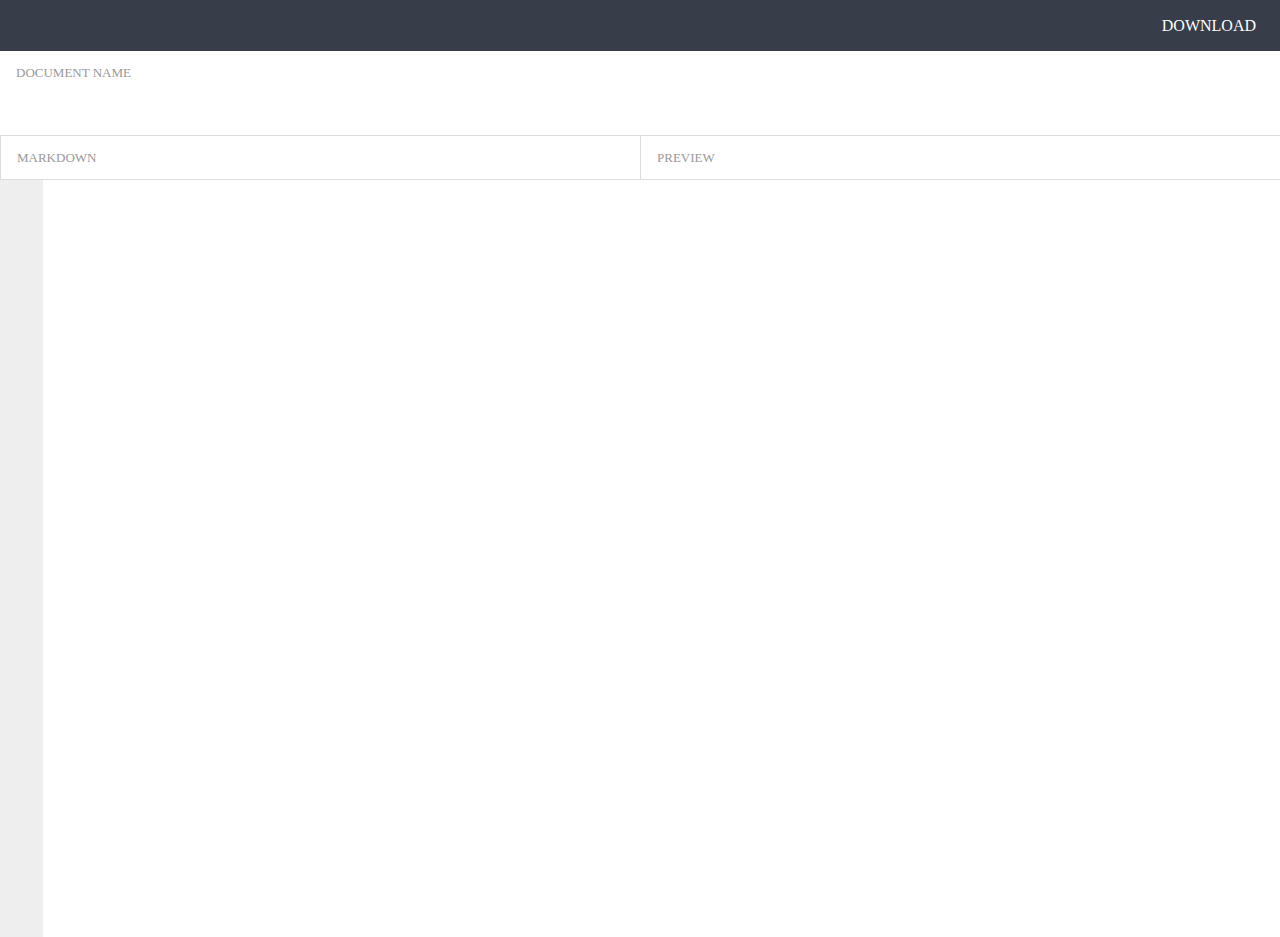
<file: tasks/Markdown-web/src/index.html>
<!DOCTYPE html>
<html lang="en">
<head>
  <meta charset="UTF-8">
  <meta http-equiv="X-UA-Compatible" content="IE=edge">
  <meta name="viewport" content="width=device-width, initial-scale=1.0">
  <title>Online Markdown Editor</title>
  <link rel="stylesheet" href="./index.css">
</head>
<body>
  <div id="topbar">
    <a href="javascript:;" id="download">DOWNLOAD</a>
  </div>
  <div id="page">
    <div id="header">
      <h2 id="doc-name">DOCUMENT NAME</h2>
      <input type="text" value="Untitled document" id="IP">
    </div>
    <div id="main">
      <div id="editor">
        <h2 class="editor-header">MARKDOWN</h2>
        <div id="occupy"></div>
        <div id="editor-mid-layer">
          <textarea id="TA" wrap="on" autocorrect="off" autocapitalize="off" spellcheck="false" ></textarea>
        </div>
      </div>
      <div id="preview">
        <h2 class="preview-header">PREVIEW</h2>
        <div id="preview-mid-layer">
          <div id="content-wrapper">
            
          </div>
        </div>
      </div>
    </div>
  </div>
</body>

<script src="https://cdn.bootcdn.net/ajax/libs/jquery/3.6.0/jquery.min.js"></script>
<script src="./index.js"></script>
</html>
</file>
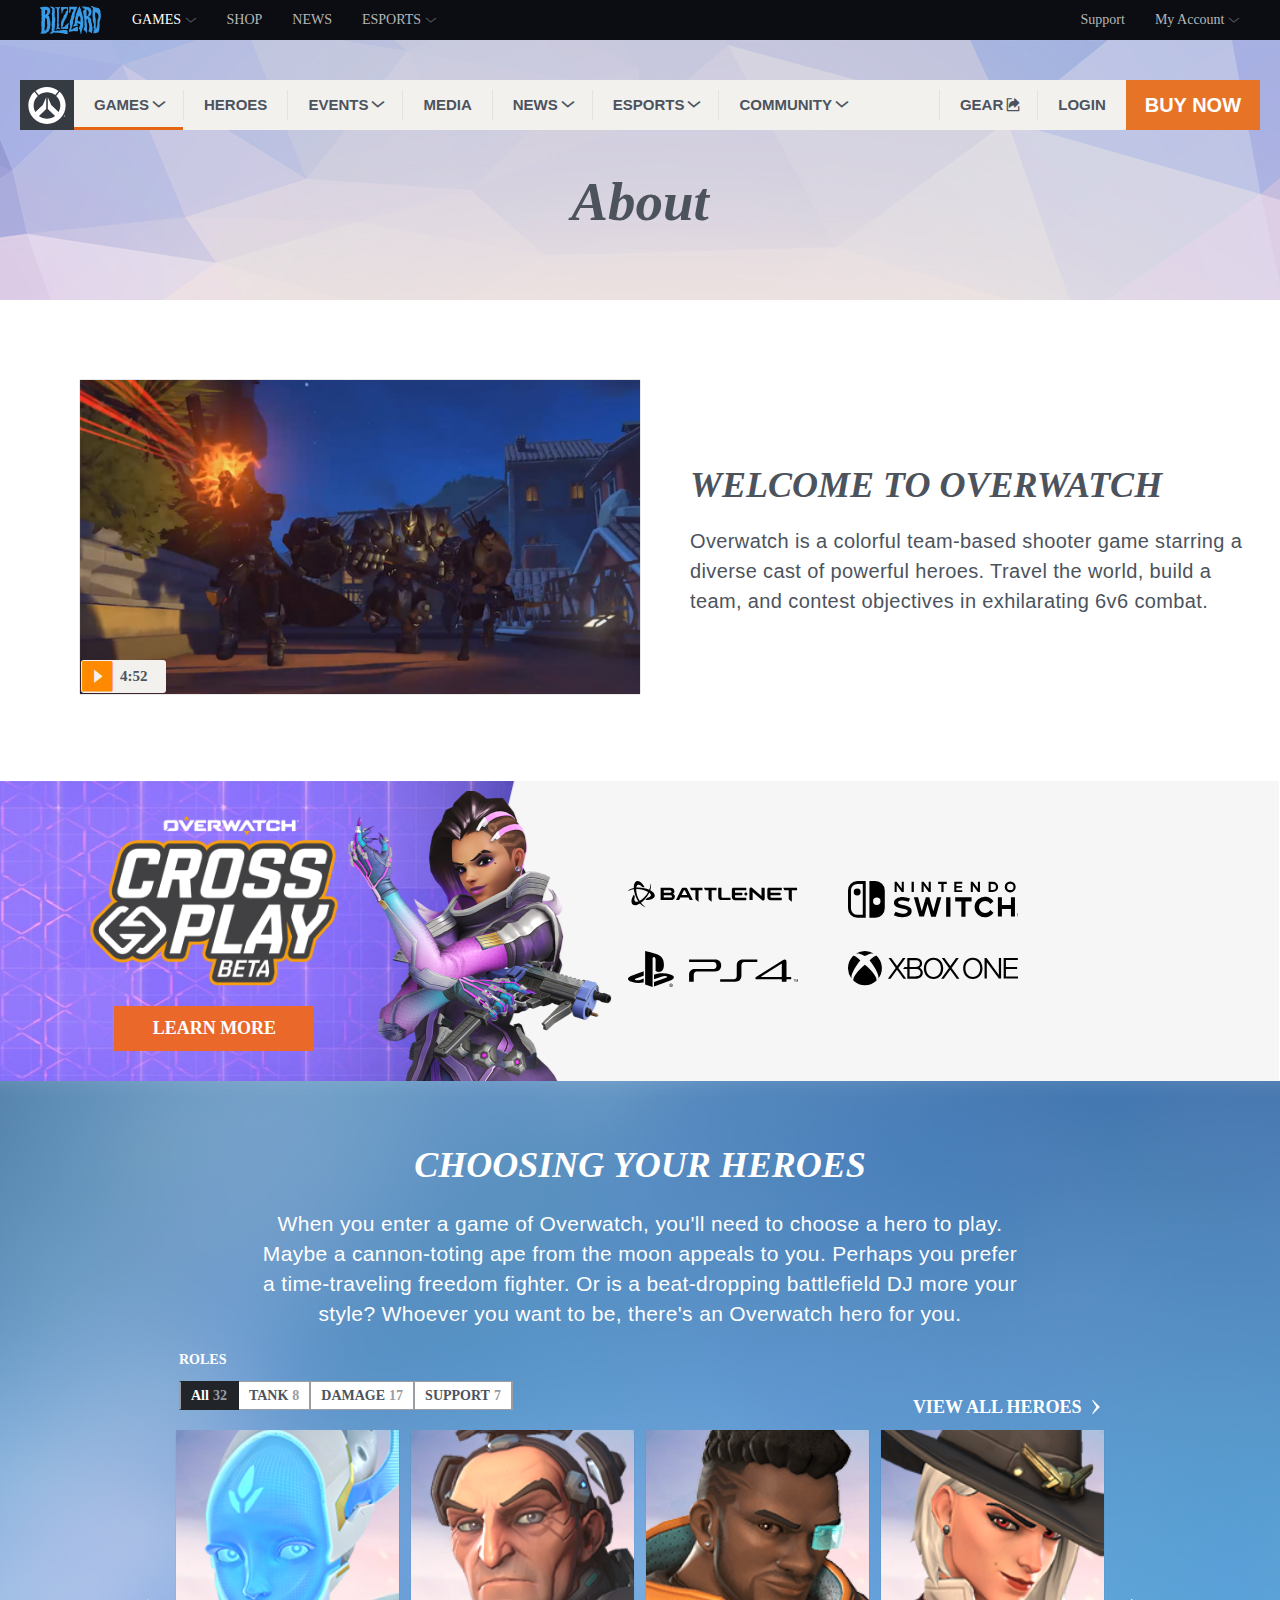
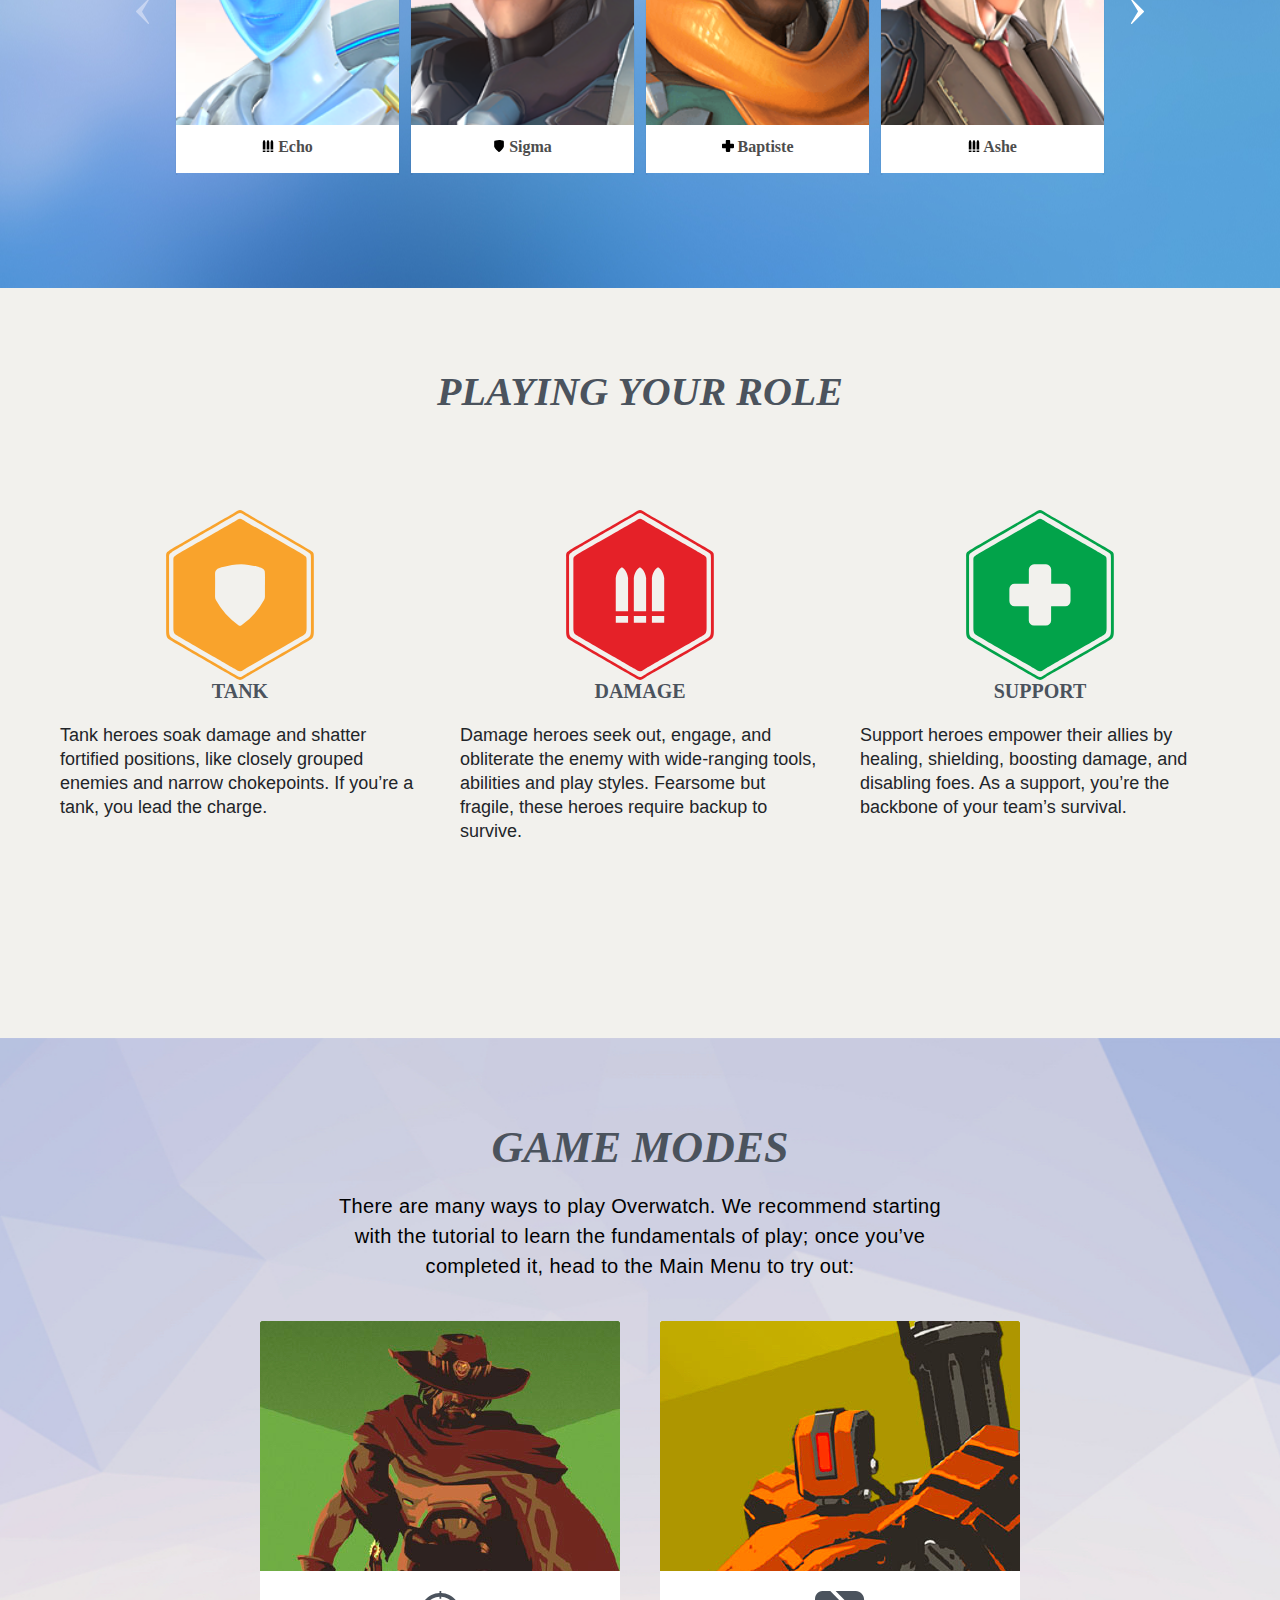
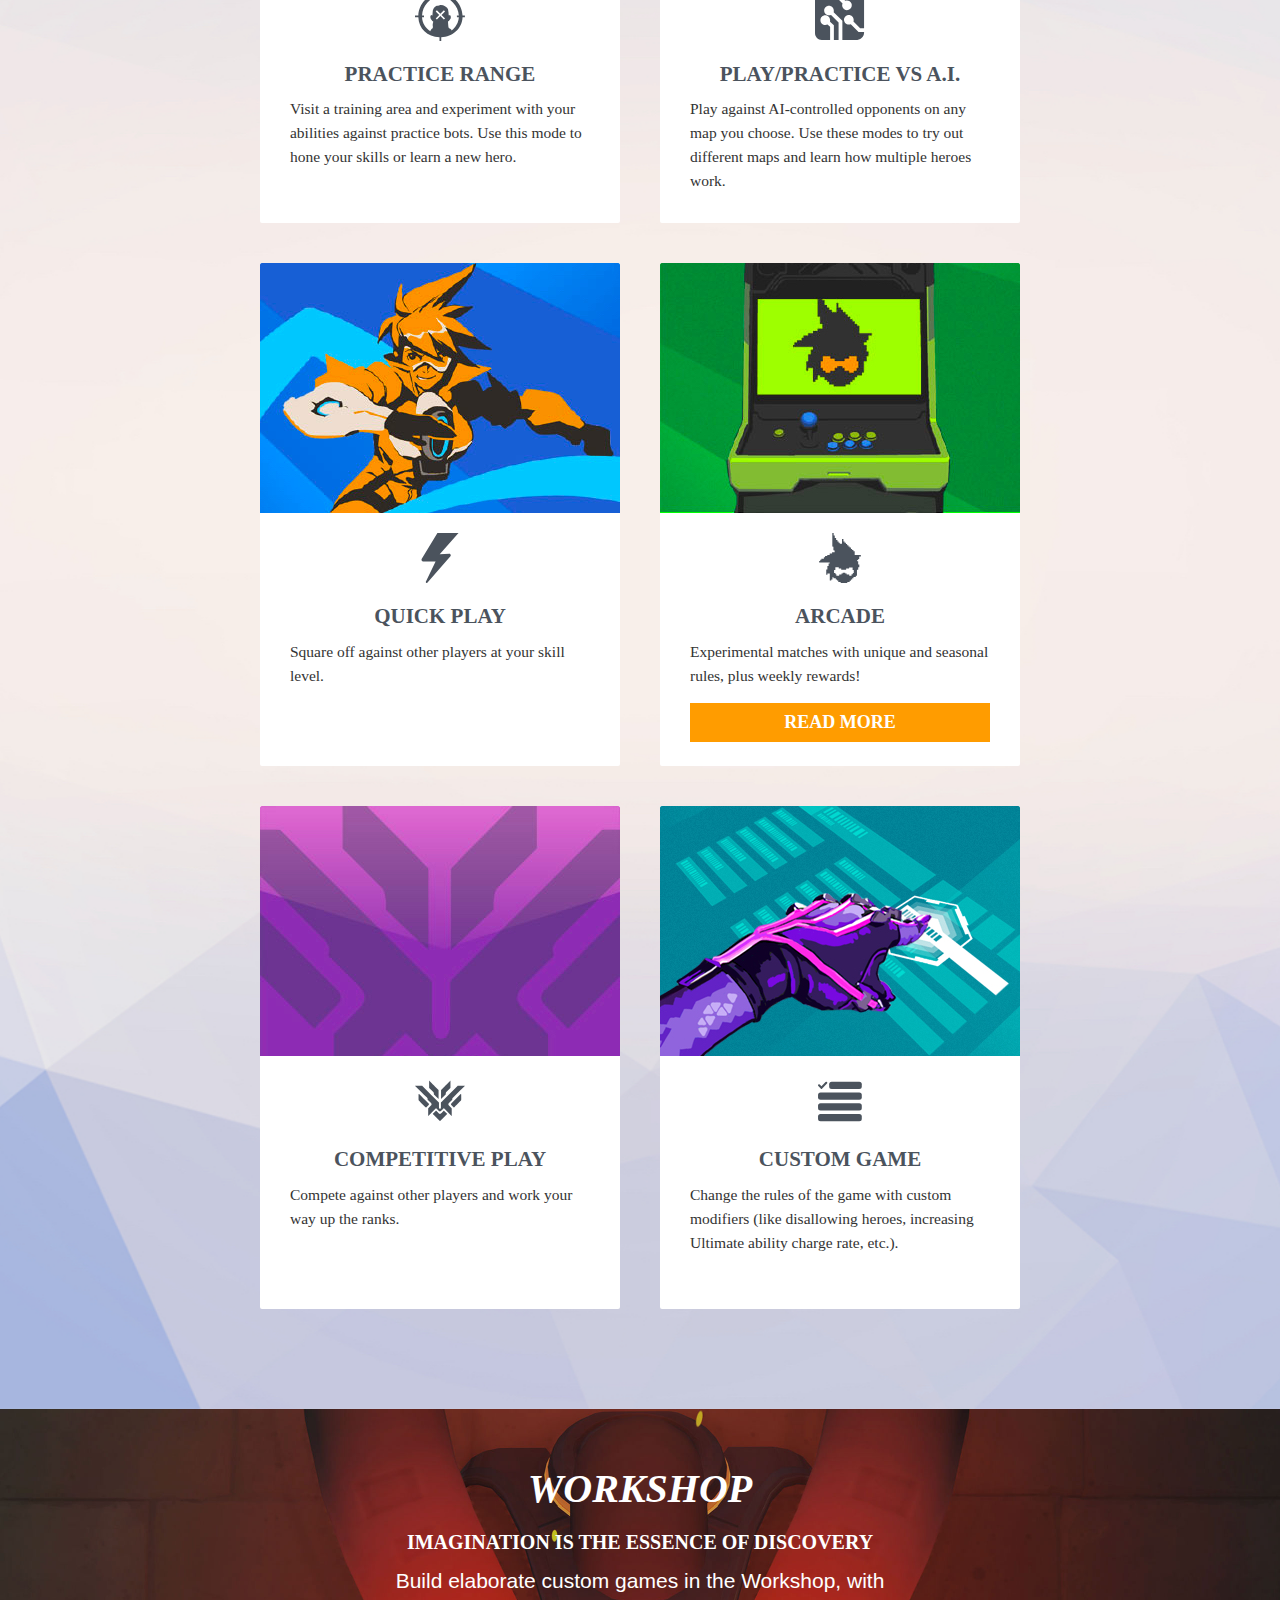
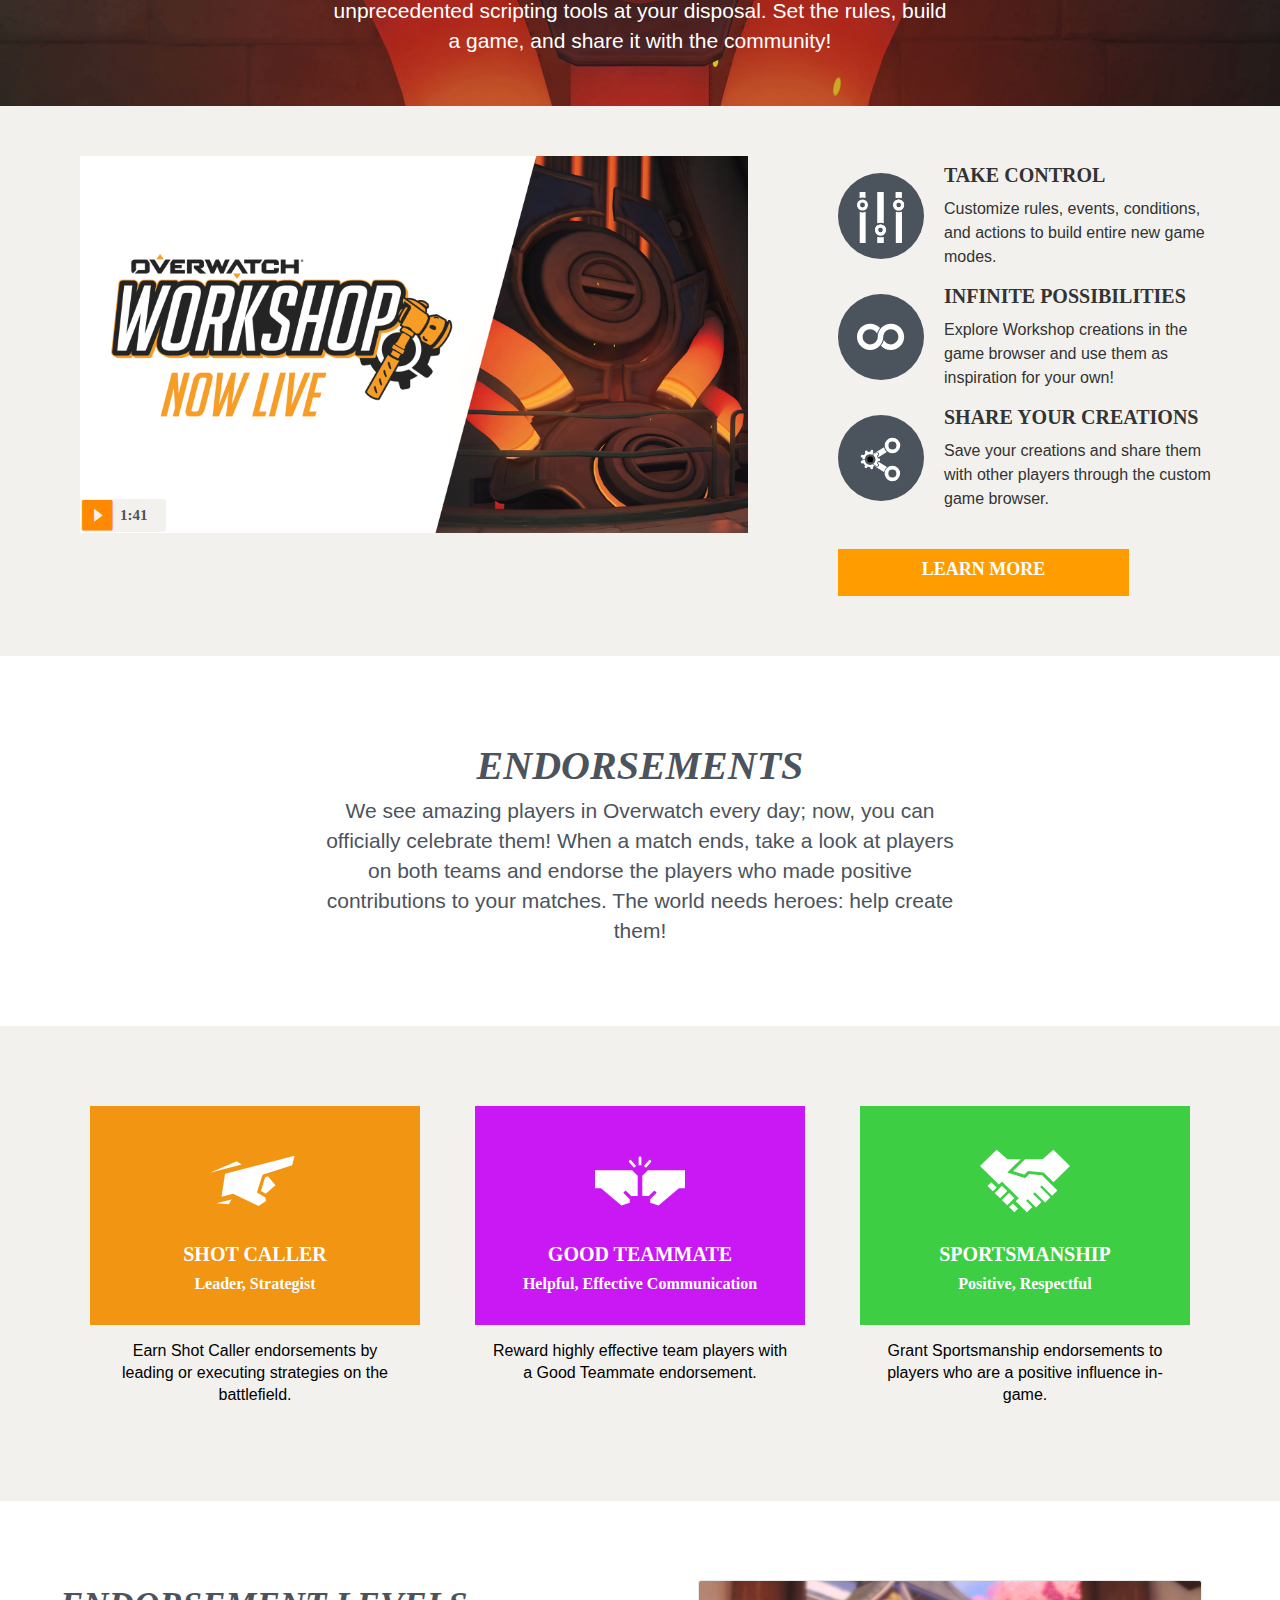
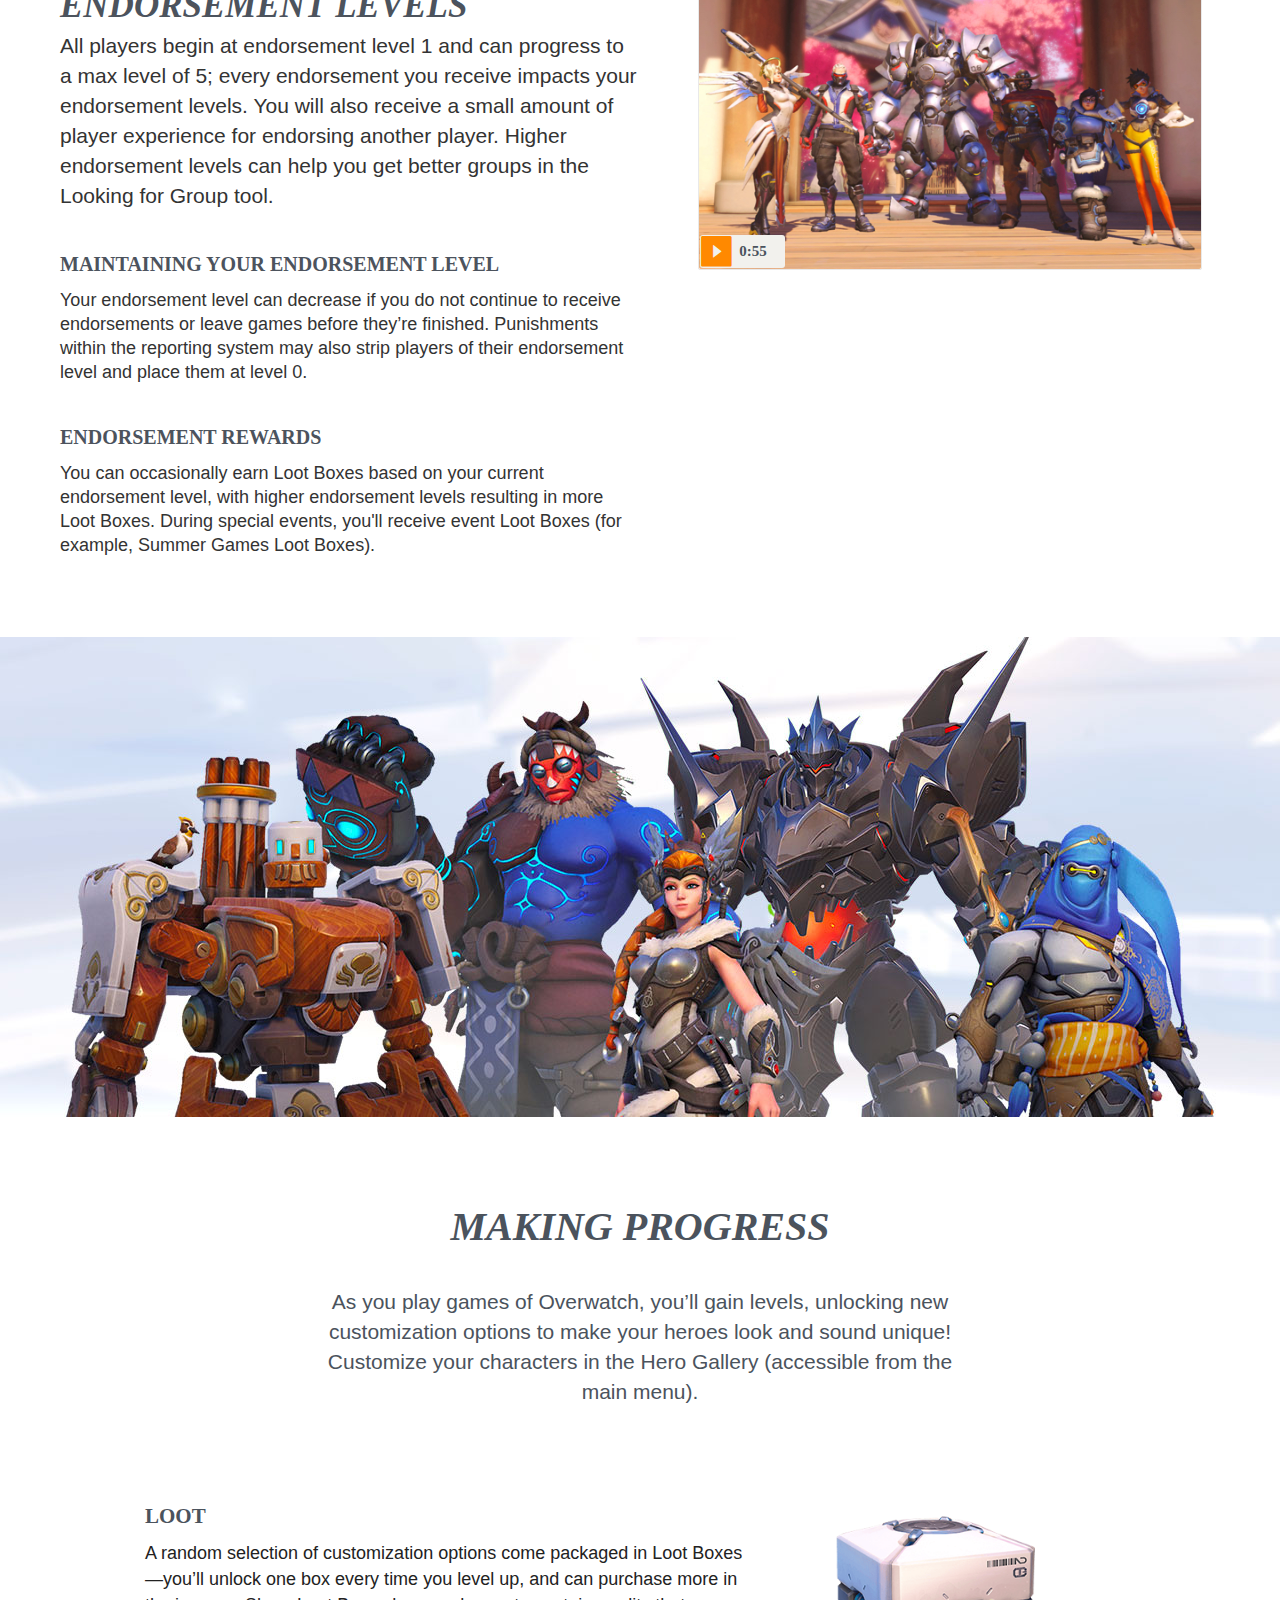
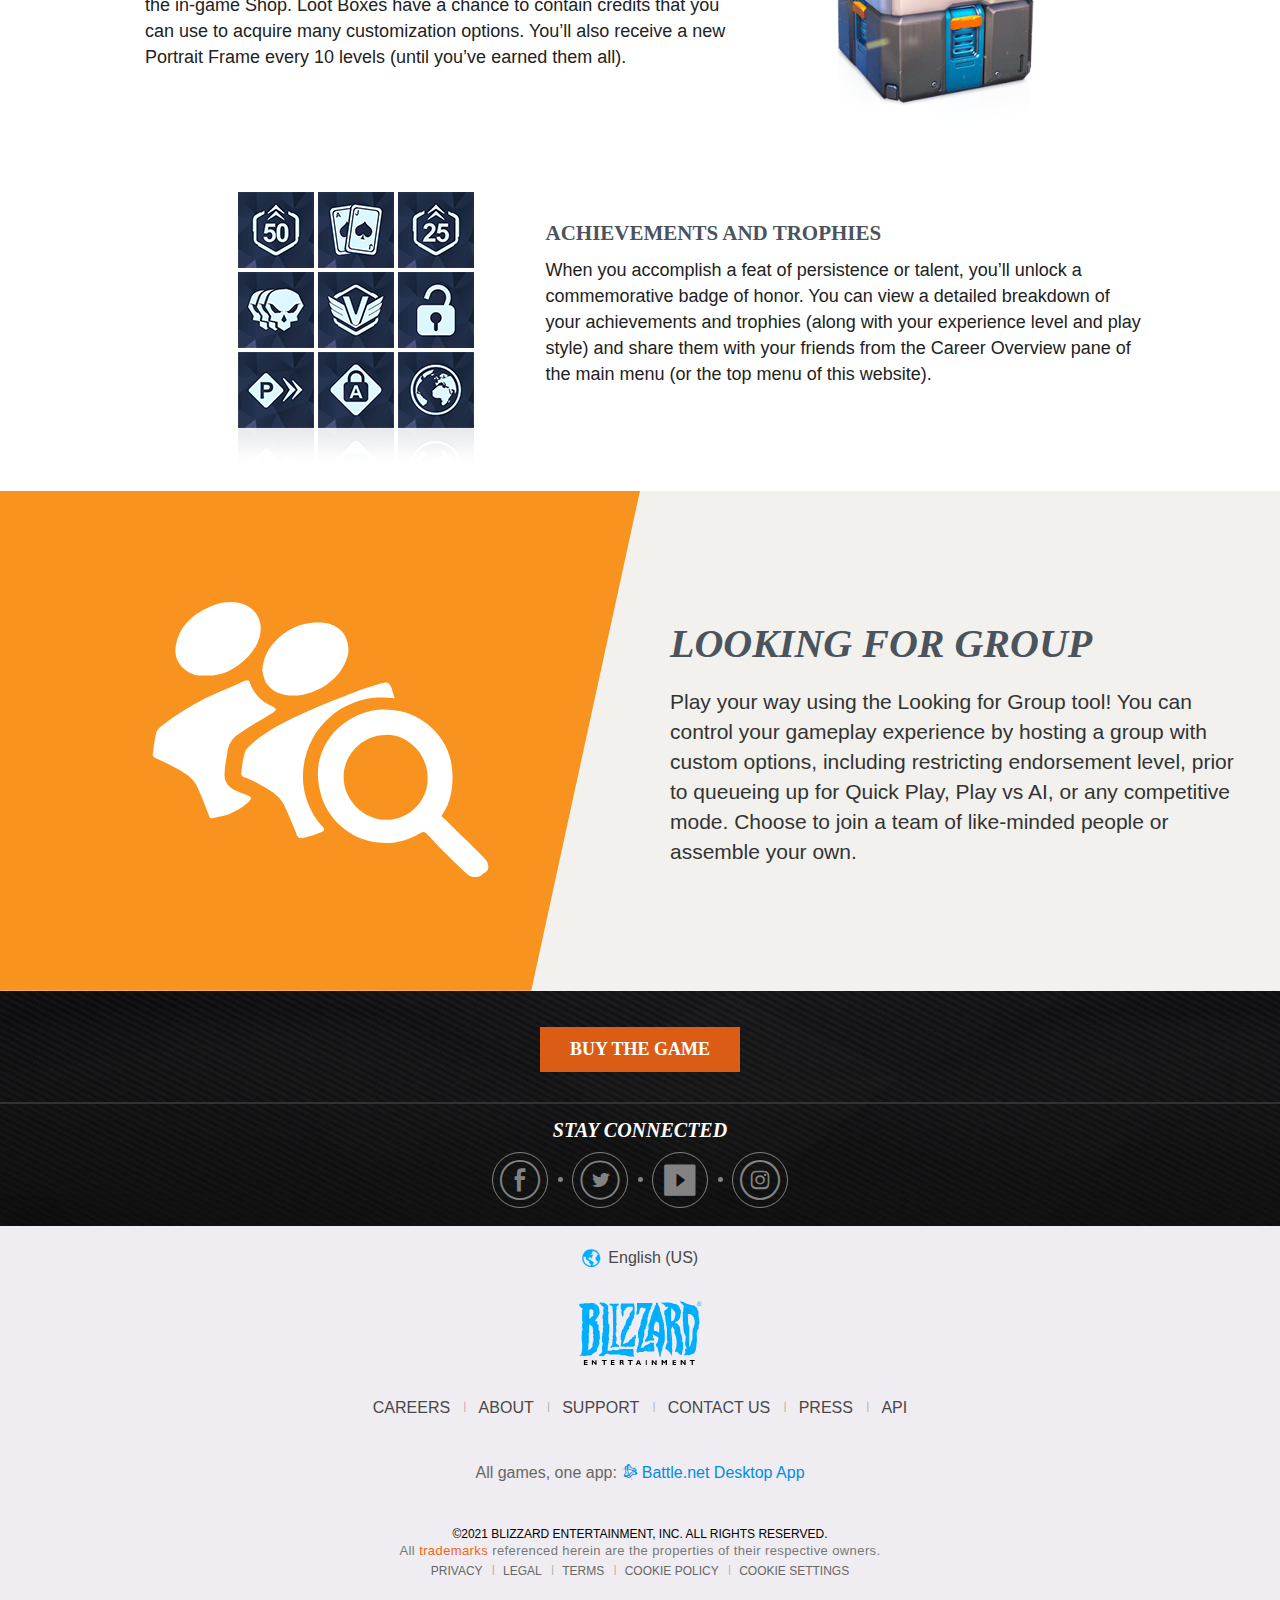
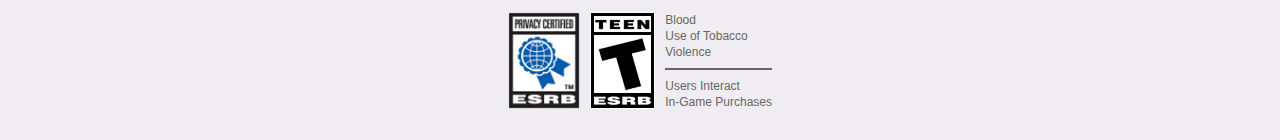
<file: tasks/Overwatch/views/index.html>
<!DOCTYPE html>
<html lang="en">
  <head>
    <meta charset="UTF-8" />
    <meta http-equiv="X-UA-Compatible" content="IE=edge" />
    <meta name="viewport" content="width=device-width, initial-scale=1.0" />
    <title>About - OverWatch</title>
    <link rel="icon" href="../public/imgs/favicon.ico" />
    <link rel="stylesheet" href="../public/css/mask.css" />
    <link rel="stylesheet" href="../public/iconfont/iconfont.css" />
    <link rel="stylesheet" href="../public/css/base.css" />
    <link rel="stylesheet" href="../public/css/topbar.css" />
    <link rel="stylesheet" href="../public/css/topbar-dropDown.css" />
    <link rel="stylesheet" href="../public/css/topbar-mobileNav.css" />
    <link rel="stylesheet" href="../public/css/about.css" />
    <link rel="stylesheet" href="../public/css/intro.css" />
    <link rel="stylesheet" href="../public/css/crossPlay.css" />
    <link rel="stylesheet" href="../public/css/heroes.css" />
    <link rel="stylesheet" href="../public/css/role.css" />
    <link rel="stylesheet" href="../public/css/modes.css" />
    <link rel="stylesheet" href="../public/css/workshop.css" />
    <link rel="stylesheet" href="../public/css/endorsements.css" />
    <link rel="stylesheet" href="../public/css/progress.css" />
    <link rel="stylesheet" href="../public/css/group.css" />
    <link rel="stylesheet" href="../public/css/buy.css" />
    <link rel="stylesheet" href="../public/css/footer.css" />
  </head>

  <body>
    <div id="mask"></div>
    <nav id="topbar">
      <a href="javascript:;" id="topbar-logo">
        <svg
          xmlns="http://www.w3.org/2000/svg"
          xmlns:xlink="http://www.w3.org/1999/xlink"
          viewBox="0 0 151.15 68.46"
          focusable="false"
          aria-hidden="true"
        >
          <path
            class="Navbar-svgLogoAlternate"
            d="M129.67,4.74c1.13.18,1.95-.25,2.82,0,.31.09.38.46.72.58.56.18.95-.13,1.59,0a4.39,4.39,0,0,0,.51.58c.49.33,1.52.48,2.24.87.46.25.85.77,1.23.87s1-.15,1.52,0,.5.69.87.87c.52.09,1.11-.12,1.52,0s.35.41.65.58h2.1c.33,0,.27.46.5.58.76.18,1.55-.24,2.31,0,.36.11,1,1.14,1.38,1.45a11.69,11.69,0,0,1,1.52,1.3,11.39,11.39,0,0,1,.87,2,11,11,0,0,0,1.3,2.82c0,.89,0,1.76-.07,2.68a19.55,19.55,0,0,0-.07,2.6,15.34,15.34,0,0,0,.72,2.1,28.72,28.72,0,0,1,.14,4.12A12.92,12.92,0,0,1,154,32.3c-.16.57-.83,1.21-.94,1.88a14.56,14.56,0,0,0,.14,2.31,5.33,5.33,0,0,1-1.66,3.76c-.15.83-.1,1.75-.29,2.6a9.35,9.35,0,0,0-.43,1.88c0,.76.1,1.6.14,2.39a60.48,60.48,0,0,1,.14,7.09c-.06,1-.5,1.86-.58,2.75a36.63,36.63,0,0,1-.15,4.12c-.13.64-.39,1.25-.51,1.88s-.2,1.33-.36,2A12.52,12.52,0,0,1,148,68.1c-.43,0-.58.65-1,.94a13,13,0,0,1-3,.94c-.49.13-1,.27-1.52.43a7.2,7.2,0,0,1-1.45.51c-.55,0-1-.54-1.45-.65a6.55,6.55,0,0,1-4.49.79c0-.32.31-.62.51-.87a6,6,0,0,0,.58-6.44c.78-.52,2-.64,2.46-1.45,0-.38-.54-.18-.58-.51-.34-1-.78-2-1.23-3a4.8,4.8,0,0,1-.43-.94,14,14,0,0,1,.22-2.46c.24-2.3.53-4.9.8-7.23a15.4,15.4,0,0,1-1.45-2.68,12,12,0,0,1-1-3.11c-.05-.49.17-1.07.07-1.59-.06-.34-.49-.66-.58-1a12,12,0,0,1-.07-2,18.12,18.12,0,0,1,0-3c.05-.29-.36-.38-.43-.65-.22-.8.3-2.28.22-3.47-.05-.78-.42-1.5-.51-2.17a48.38,48.38,0,0,1,0-5.35V20.51a13.77,13.77,0,0,1,0-2.6c.1-.34.36-.31.51-.65.23-1.51-.32-2.72,0-3.9.08-.32.49-.49.58-.8a9.7,9.7,0,0,0,0-2.68c-.09-.35-.75-.93-1.16-1.3-1.31-1.21-2.62-2.36-3.76-3.61A.36.36,0,0,1,129.67,4.74ZM140,20.44a9.27,9.27,0,0,0,0,3.25c0,1.15,0,2.5.07,3.76a37.11,37.11,0,0,0,.07,3.76c.06.37.34.72.43,1.08a19.38,19.38,0,0,0,.65,2.82c.13.28.34.44.43.72,0,8.46-.13,16.7-.07,25.17a8.91,8.91,0,0,0,1.74-2.53,9.57,9.57,0,0,0,.58-1.66c.16-.66.09-1.28.22-2,.22-1.22,1.25-2.31,1.45-3.54a24.65,24.65,0,0,0,0-3.47c0-2.39.08-4.49.22-6.73a13.77,13.77,0,0,1,.29-3.25c.17-.5.73-.85.94-1.37s.25-1.63.51-2.39c.2-.59.64-1,.72-1.45a16.87,16.87,0,0,0,0-2.46,15.58,15.58,0,0,0,0-2.46c-.06-.27-.31-.44-.43-.72-.37-.85-.43-2.21-.72-2.82-.55-1.14-2.11-1.29-2-2.75-.89.16-1.16-.88-1.88-1.08-.92-.26-1.85.05-3.11-.07C140,20.23,140,20.33,140,20.44Z"
            transform="translate(-5.71 -4.48)"
          ></path>
          <path
            class="Navbar-svgLogoAlternate"
            d="M124.39,30.06c.06.59.18,1.35-.22,1.66a2.81,2.81,0,0,1,3,.8c.17.16.34.48.58.72s.56.37.65.58c.16.36,0,.88.14,1.16s.77.34,1.08.58c.18.79.27,1.66.51,2.53.06.24.24.48.29.72.31,1.48,0,3.15.21,4.63.11.72.47,1.33.51,2,.19.38.6-.21.72.14.48,2.57,1.36,5.63.65,8.32.05.33.61.17.72.43a8.47,8.47,0,0,1,.72,1.88c0,.25-.27.53-.29.79a11.7,11.7,0,0,0,.22,1.23,9.45,9.45,0,0,1-.07,1.66,11.44,11.44,0,0,0-.22,1.52c0,.33.26.64.29.94a9.12,9.12,0,0,1-.43,2.17c-.4,2.13-.73,4.37-1.23,6.36-.82-.37-1.57-.43-2.24-.8a12,12,0,0,1-1.81-1.59,5.3,5.3,0,0,0-4.41-1.74,7.32,7.32,0,0,1,.72-3c.33-.92.67-1.86.94-2.89a26,26,0,0,0,.36-7.23A31.36,31.36,0,0,0,125,49a14.38,14.38,0,0,0-1.38-4.12,1.51,1.51,0,0,0-.79-.72c0-1.47.73-2.66.5-4a5.8,5.8,0,0,0-.65-1.37,12.77,12.77,0,0,0-2.53-3.47,4,4,0,0,1-.58,2.46,6.18,6.18,0,0,0-.58,1.3,16.24,16.24,0,0,0,.29,3.54c.22,2.33.45,4.55.72,6.94a16.31,16.31,0,0,1,.36,3.4c0,.33-.31.55-.36.87.13.48.44.68.51,1.3a16.32,16.32,0,0,1-.07,4.12,11.22,11.22,0,0,0-.36,1.16,16.35,16.35,0,0,0,.36,2.82c.05.46.1,1,.14,1.45.09,1,.24,1.87-.51,2.24a15.26,15.26,0,0,1-.51,5.13c-.41-.42-.43-1-.65-1.52a15.46,15.46,0,0,0-4.77-5.93,8.41,8.41,0,0,1-2.39-1.88A57.17,57.17,0,0,1,114,56c.19-.4.57-.75.65-1.16A2.73,2.73,0,0,0,114,52.4V45.1c0-2.51.2-5,0-7.3,0-.53-.26-1-.36-1.59s0-1.26-.14-1.81-.49-.9-.58-1.37.05-1.06,0-1.59-.34-1.31-.43-2c-.06-.4,0-.8-.07-1.16s-.3-.71-.36-1.09,0-.67-.07-1-.12-.63-.15-.94a18.72,18.72,0,0,0,0-2.39c-.1-.45-.66-.68-.58-1.3-.08-.25-.41-.26-.51-.5a39.1,39.1,0,0,1,0-5.06c1.71-1.4,3.7-2.52,5-4.34a5.63,5.63,0,0,0-1.52-.5c-.28,0-.42.34-.72.43a1.79,1.79,0,0,1-1,0c-.63-2.29-2.55-3.28-4.2-4.56a8.46,8.46,0,0,1-1.08-.21c-.26-.07-.85,0-.79-.43s.66-.21,1-.22c.6,0,1.18,0,1.74-.07,1.57-.11,3.41.12,4.77-.07.53-.08.95-.43,1.45-.43a1.55,1.55,0,0,1,1.16.58c.76.1,1.68-.13,2.53,0a15.71,15.71,0,0,1,2.24.72,14.26,14.26,0,0,0,2.17.72c.55.08,1.1,0,1.59.07,1.6.39,2.27,1.82,3.54,2.39.54,1.4,1.35,2.85,2,4.27a5.77,5.77,0,0,1,.72,3.33,12,12,0,0,1-.07,1.45c-.1.53-.49.92-.58,1.45-.12.78.09,1.51,0,2.31A12.72,12.72,0,0,1,129.09,27,5.5,5.5,0,0,1,124.39,30.06Zm-5.21-16.71c.07,4.82-.1,10,0,14.68,0,.25-.13.67.14.87a3.08,3.08,0,0,0,1.74-.14c1.65-.62,1.85-2,2.46-3.76a8.64,8.64,0,0,0,.44-1c.08-.52-.06-1,.07-1.52.09-.34.44-.73.51-1.09a6.76,6.76,0,0,0-.22-3,12.66,12.66,0,0,0-2.1-3c-.85-1-1.87-2.17-2.89-2.24A.2.2,0,0,0,119.18,13.35Z"
            transform="translate(-5.71 -4.48)"
          ></path>
          <path
            class="Navbar-svgLogoAlternate"
            d="M36.81,6.33c.43.39.68,1,1.23,1.23A4.5,4.5,0,0,1,39,7.49c.85,1,1.67,1.95,2.61,2.82v2.6a12.48,12.48,0,0,1,0,2.53c-.1.35-.56.56-.58.87,0,.72.86.9,1.09,1.3-.13.73.17,1.68,0,2.32-.11.39-.43.38-.5.72V29a11.57,11.57,0,0,0,0,2.75c.13.42.85.69,1,1a6.65,6.65,0,0,1,.29,1.81,81.86,81.86,0,0,1-.14,8.24,7.92,7.92,0,0,1-.14,1.66c-.1.29-.44.49-.51.72-.32,1.12.24,2.59,0,3.62,0,.33.46.26.51.58a14.34,14.34,0,0,1,0,3.11c-.21.32-.52.28-.72.58a1.94,1.94,0,0,0-.29.79c0,.52.72.75.5,1.74-.07.3-.19.38-.5.72-.16.69.2,1.48,0,2.24-.07.28-.49.51-.58.8-.26.87.25,2.33,0,3.33-.08.33-.48.51-.5.94s.73,1,.5,1.74c.65,0,1.31.12,2,.14a5.54,5.54,0,0,0,2-.07c.34-.13.4-.5.65-.72a3.17,3.17,0,0,1,1.16-.65,5.64,5.64,0,0,1,2,.36c1.32.36,3.4.77,4.77,0,.33-.19.37-.48.79-.65a12.48,12.48,0,0,1,3.33-.36c4.73-.21,10.26,0,15.12.07v3.4a21.23,21.23,0,0,0,0,3.33c.18,1,1,1.64,1.23,2.39h-5.5a8.93,8.93,0,0,1-1.81,0c-.33-.1-.38-.42-.65-.58-1,.05-1.85.07-2.17-.58-.85.15-1-.35-1.52-.58H59.74c-1.61,0-3.07.25-3.54-.72-4.42-.11-8.93-.14-13.45-.15a4.11,4.11,0,0,0-3.47-.87,5.16,5.16,0,0,0-1.45.94c-.5.36-1,.7-1.37,1s-.6.79-.87,1c-1.44-.25-3.65-.64-4.92,0-.39-.14-.43-.62-.87-.72.18-.47.62-.68.65-1.3a12.06,12.06,0,0,0,3.4-2.39c.12-.72-.16-1.65,0-2.24.12-.44.48-.44.58-.8s-.51-.41-.58-.79c.23-1.53-.32-2.85,0-4.05.09-.31.49-.5.58-.79.16-.55-.15-1.08,0-1.59.09-.32.39-.36.51-.65.16-1.17-.61-1.41-1.09-2V47.7c.11-.28.5-.27.58-.58-.08-1-.37-2.76,0-3.76.13-.35.37-.44.51-.72V39.89a14.2,14.2,0,0,1,0-2.75c.14-.6.73-.92.72-1.52s-.49-.95-.72-1.3V28.47a10.52,10.52,0,0,0,0-2c-.09-.36-.35-.43-.51-.73v-2.1a9.31,9.31,0,0,1,0-2.1c.18-.59.91-.65,1.08-1.16-.07-1.36.59-3.91-.65-4.27a6.88,6.88,0,0,0,1-2.53,7.12,7.12,0,0,0-1-3.4,5.51,5.51,0,0,0-1.44-.15,5.37,5.37,0,0,0-1.74-2.17,7.55,7.55,0,0,1-1.08-.87c0-.18.58-.61.65-1.08,0-.1,0-.21.07-.22h.8c.34,0,.26.51.58.58Z"
            transform="translate(-5.71 -4.48)"
          ></path>
          <path
            class="Navbar-svgLogoAlternate"
            d="M104.43,72.94c-.09-1.3.13-2.31,0-3.33a16.28,16.28,0,0,0-.8-2.6c-.13-.42-.29-.85-.43-1.3a9.47,9.47,0,0,1-.36-1.3,18.23,18.23,0,0,0,0-1.88c-.23-1-1.91-1.88-2.39-3a2.82,2.82,0,0,1-.29-1.3c.06-.42,1-1.41,1.23-1.81a13.28,13.28,0,0,0,1.88-4,6.52,6.52,0,0,0,.36-2.6c-.12-.54-1-1-1.52-1.37-1.28-.84-2.42-1.36-3.69-2.1a3.06,3.06,0,0,0-2.1-.8,10,10,0,0,1,.43,4.12c.26.24.62.45.94.72a8.91,8.91,0,0,0,.94.72c-.17.75-.75,1.08-.94,1.81a42.53,42.53,0,0,0-4.34-.07,15.86,15.86,0,0,0-2.89,1c-1,.36-2,.67-2.89,1-.65-.34-.46-1.52-1-2a15.59,15.59,0,0,1,.94-1.37c.36-.41.93-.69,1.09-1.16s0-.91.14-1.3c.3-1,1-1.36,2-2,0-.39-.69-.39-.51-.72-.1-1,.43-2,.43-3.11,0-.73-.33-1.33-.22-2a2.08,2.08,0,0,1,.79-1.08c.12-.72-.16-1.51,0-2.1.11-.41.56-.48.58-.87-.21-.36-.48-.35-.58-.72s.14-1.06.14-1.45c0-1-.28-1.74.07-2.53.21-.47.63-.83.87-1.3a8.47,8.47,0,0,0,.65-3.11c.18-.28.54-.54.65-.79a22.1,22.1,0,0,0,.51-3.54,9.85,9.85,0,0,1,1.08-3c.24-.42.67-.77.72-1.09.09-.53-.23-.94-.15-1.37s.42-.63.72-.87a19.29,19.29,0,0,1,1.45-3.69c.2-.34.63-.61.72-.94.18-.66-.16-1.34,0-2a4.2,4.2,0,0,1,.87-1.23c.28-.24.68-.25.87-.51.2-1.19-.09-4,1.88-3.11,1,.44.87,1.84,1.16,3a7.9,7.9,0,0,0,.87,1.81c.33.6,1,1.15,1.08,1.59a11.62,11.62,0,0,1,0,1.88c.16,2.07,1.31,4.24,2,6.22.35,1.1.54,2.23.79,3.25.13.52.3,1,.43,1.59a11.62,11.62,0,0,0,.36,1.66c.14.33.54.53.65.8.1.75-.13,1.42,0,2,.07.33.5.59.58.94s-.14.57-.07.8.5.45.58.72c-.08.79.11,1.84,0,2.75,0,.22-.13.45-.14.65a22.13,22.13,0,0,0,.51,4.48,23.62,23.62,0,0,1,.36,3c.13,2.94.12,6.56,0,9.18a11.31,11.31,0,0,1-.15,2c-.12.45-.51,1-.72,1.59-.57,1.58-1,3.54-2,4.77-.14,1,.19,1.94,0,2.82-.07.34-.39.64-.51.94-.4,1-.43,2.23-1.08,3-.11.55.15,1.11,0,1.66-.07.25-.43.46-.5.72-.21.71.18,1.5,0,2.17-.1.35-.52.61-.8.79C105.14,72.87,104.9,72.69,104.43,72.94Zm-4.34-42.81c-.56.61-.67,1.65-1.23,2.1-.09.07-.38.1-.36.36-.15.63,0,1.22-.14,1.88s-.36,1.07-.43,1.59c-.23,1.63.32,3.15,0,4.85a6.2,6.2,0,0,1,4.12.87,5.09,5.09,0,0,0,2.24,1c.08-2.1.17-4.61.07-6.8a10.78,10.78,0,0,0,0-1.23c0-.2-.22-.51-.29-.79-.32-1.29-.15-3-.94-3.54s-1.39-.26-1.88-.65-.58-1-1.08-1.81C100.21,28.75,100,29.33,100.09,30.13Z"
            transform="translate(-5.71 -4.48)"
          ></path>
          <path
            class="Navbar-svgLogoAlternate"
            d="M96.48,7.2c.14.55-.26,1-.43,1.37A10.38,10.38,0,0,1,94.23,12a4.15,4.15,0,0,1-.36,2.68c-.33.54-1.12.9-1.23,1.37s.12.9.07,1.3c-.1.84-.63,1-1.16,1.59a26.17,26.17,0,0,1-.87,4.77A6.24,6.24,0,0,0,90,25.35a7.64,7.64,0,0,0,.07.87c0,.92-.1,1.89-.14,2.82a9.55,9.55,0,0,1-.07,2.24c-.08.25-.32.41-.43.65a20.79,20.79,0,0,0-.65,2.46,5.31,5.31,0,0,1-1,2.1v1.88c-.36.9-1.4,1.29-1.59,2.24a16.51,16.51,0,0,0,0,3,23.18,23.18,0,0,1,0,3,14.39,14.39,0,0,1-.8,2.31,18.37,18.37,0,0,0-.8,2.31c-.14,1,.08,1.87,0,2.68-.17,1.86-1.1,3.09-2,4.56,0,1.38-.78,2.3-.87,3.33.47.42.44-.46.87-.51.8.62,1.94,0,3,.07.39-.59.21-1.28.58-1.81.57-.83,1.78-.92,2.75-1.3.47-.19,1-.64,1.66-.94,1.44-.67,2.79-1.08,3.33-2.61.46.18.43.6.87.72.7.21,1.78-.22,2.46,0a2.4,2.4,0,0,1,1,1.52c0,.35-.42.74-.51,1.16a3.17,3.17,0,0,0,0,1c.07.41.41.67.51,1.16a15.89,15.89,0,0,1,0,2.53,12.08,12.08,0,0,1,0,2.46c-.1.36-.76.68-.58,1.16h-8c-.33-.06-.25-.52-.58-.58-.9,0-1.68-.42-2.39-.29s-1.3,1.15-2,1.3c-1.68.21-3.14-.1-4.63.14-1.08.18-2,1.1-3.18,1-.57-.52-.56-1.12-.51-2.31a15,15,0,0,1,0-2c.12-.45.65-.67.72-1A2.73,2.73,0,0,0,77,61.37c.23-.48.94-.55,1.16-1.16a3.21,3.21,0,0,0-.07-1.74c.2-.37.63-.45.72-.87s-.18-.92-.14-1.37.38-.82.51-1.23a6.21,6.21,0,0,0,.22-1.67,9.53,9.53,0,0,0-.22-2.46c-.1-.36-.45-.68-.58-1a11.25,11.25,0,0,1-.43-4.48,23.12,23.12,0,0,1,.43-4.56,22.16,22.16,0,0,1,.79-2.17c.77-2,1.69-4.25,2.39-6.29,0-.41-.46-.45-.51-1s.5-1,.72-1.59a8.33,8.33,0,0,0,.14-1.59,6.71,6.71,0,0,1,.8-1.59,5.81,5.81,0,0,0,.79-2c.07-.54-.09-1.13,0-1.74a8.09,8.09,0,0,1,.79-2,22.36,22.36,0,0,1,2.39-4.41c.24-.31.52-.48.58-.72.15-.56-.09-1.1,0-1.52s.39-.43.51-.87c-.74-.76-2,0-3-.29-.46-.16-.54-.74-.87-.87a2.5,2.5,0,0,0-1.3,0,4.75,4.75,0,0,0-1.16.29c-.85.47-1.35,2.75-1.59,4-.29,1.49-.42,3.63-1.37,4.12-.71.37-1.33-.15-1.52.79a5.56,5.56,0,0,1-1-.87,5.38,5.38,0,0,0,.29-1.16c0-.58-.33-1.17-.29-1.67s.67-.85.8-1.3a12.66,12.66,0,0,0,0-2.46V6.62a.54.54,0,0,1,.22-.15H95.32c.28.11.35.42.51.65C96,7.05,96.38,7,96.48,7.2Z"
            transform="translate(-5.71 -4.48)"
          ></path>
          <path
            class="Navbar-svgLogoAlternate"
            d="M25.24,28.25a2.3,2.3,0,0,0,1.3.87c.45.16,1.41.18,1.66.51.76,1-.87,2-.36,2.75.25.35.26-.06.58.07.64.52.93,1.39,1.59,1.88-.34,1.78-.92,4.58-.07,6.22.32.61.88.73,1.16,1.3-.79,3.1.87,7.52-.22,10.13-.15.36-.59.72-.65,1.09a6.65,6.65,0,0,0,.22,1.66,6.84,6.84,0,0,1-.14,3.47,11.56,11.56,0,0,1-.58,1.59,27.71,27.71,0,0,0-1.66,2.82,18.44,18.44,0,0,0-.72,3.76,20.89,20.89,0,0,0-4.27,2.46,4.89,4.89,0,0,0-1.81,1.88c-1.48.26-3.16.32-4.12,1.08-.55,0-.66-.76-1.23-.8s-.81.76-1.3.94a5.07,5.07,0,0,1-1.52.14A18.26,18.26,0,0,1,10,71.71c-.56.36-1.31,0-2.1,0a2,2,0,0,0-.44,0c-.1,0-.22.21-.22.22-.29-.05-1-.91-1.08-1a7.84,7.84,0,0,0,2-1c.33-1.61,1-3.08,1.16-4.7.07-.66,0-1.35,0-2,.06-1.43.21-2.91.22-4.34,0-2.56-.5-5.12-.65-7.74-.19-3.42.27-6.83.14-10.34.11-.32.65-.21.8-.51-.1-.91.09-1.77-.07-2.68-.06-.34-.37-.6-.44-.94a14.56,14.56,0,0,1,.07-2.89c0-.42-.06-.87,0-1.23s.48-.76.58-1.23a3.28,3.28,0,0,0-.65-2.75V18.41a15.62,15.62,0,0,1,0-3.33c.11-.39.37-.38.58-.72-.16-.6.1-1.08-.14-1.37s-.59,0-1.23-.14c-.22-.13-.1-.39-.22-.58-.4-.66-1.34-1.11-1.88-1.74a8.85,8.85,0,0,0-.65-.87c.16-.45,0-.93.07-1.3s.51-.6.65-.87c.77-.08,1.73.11,2.6,0,.52-.07,1-.28,1.52-.36C13.61,6.62,17.4,7,20.83,6.7a12.74,12.74,0,0,1,3.62.15c.3.14.26.48.43.72A7,7,0,0,0,26,8.5c1.89-.13,2.71,1.21,3.4,2.46a8.51,8.51,0,0,1,1.08,3.18c.07.74,0,1.6.14,2.46a7.53,7.53,0,0,1,.07,3,6.88,6.88,0,0,1-.65,1.16C28.68,23.27,27.13,26.56,25.24,28.25ZM18.66,15.09c-.08.28-.45.27-.5.58V25.72a1.89,1.89,0,0,1,1.23.07c.62-.43.69-1.27,1.08-1.88a3.16,3.16,0,0,1,2.46-1.37c.05-1.61-.21-3.54.51-4.48a4.57,4.57,0,0,1-.51-2c.19-.29.58-.39.8-.65-.64-.23-.87,0-1.45-.22s-.64-.9-1-1c-.77-.23-1.58.46-2.46.22,0-.1.32-.38,0-.36A3.3,3.3,0,0,0,18.66,15.09Zm-.5,22.56c-.05.23-.24.37-.29.58-.31,1.2.32,2.3.29,3.4,0,.87-.53,1.72-.51,2.6-.37.14-.6.35-.58.72s.42.44.58.72v9.91A2.12,2.12,0,0,0,16.92,57a33.9,33.9,0,0,0,0,4.27,8.59,8.59,0,0,0,.21,2c-.33.58-.65,1.18-.94,1.81,1.63.09,1.82-1.27,3.11-1.52a21.66,21.66,0,0,0,1.88-2,5.45,5.45,0,0,0,.65-.65c.66-1.09.16-2.77.51-4.34a14,14,0,0,0,1.16-5c0-.32-.38-.25-.43-.51.71-.39.3-1.16.07-1.81a3.49,3.49,0,0,1-.36-2c0-.22.48-.51.58-.94.25-1.11-.5-1.4-.72-2-.48-1.31.31-2.23.43-3.47,0-.26-.31-.27-.36-.51.67-.79-.31-1.87-.5-2.24.15,0,.47.09.5-.07a1.75,1.75,0,0,1-.43-.87c0-.3.29-.29.22-.65a4.69,4.69,0,0,0-1.66-1.66,24.16,24.16,0,0,1-2.67-2.39C18.08,34.33,18.49,36.07,18.15,37.65Z"
            transform="translate(-5.71 -4.48)"
          ></path>
          <path
            class="Navbar-svgLogoAlternate"
            d="M57.49,7.13c5.34-.22,10.78.07,16.2,0,.15.9-.19,2,0,3,.07.35.44.71.51,1a14.46,14.46,0,0,1,0,2.53v7.38c-.14.3-.43.46-.58.87a4.29,4.29,0,0,0,.07,2.53c-1.77,1.63-2.14,4.66-3.4,6.8v2.46c-1.57.72-3.5,1.69-2.68,4.48-.12.31-.54.4-.8.65a14.82,14.82,0,0,0-2.24,4c-.31.69-.59,1.48-.87,2.24a12.36,12.36,0,0,0-.79,2.31c-.06.43.08.93,0,1.37a18,18,0,0,1-.79,2c-.62,1.75-1.19,3.48-2,5.14-.13.28-.38.62-.29.94.63.54,1.33,0,1.88-.29a8.66,8.66,0,0,1,1.67-.87c.48-.1.88,0,1.3-.14a2.89,2.89,0,0,0,1.08-.36,5.57,5.57,0,0,0,1.08-1.59c.82-1.28,1.8-2.73,3.62-3a4.63,4.63,0,0,1,1.16-2.46c.25.14.25.52.51.65C73.38,48.48,73.3,46.88,74,46h1.59a8,8,0,0,0,.29,3.4c-.16.29-.51.24-.72.51-.08.11-.16.47-.29.72a2.84,2.84,0,0,0-.43.94c-.28,2.13.17,5.58.14,7.81a3.44,3.44,0,0,0-2.32,1.16H66.32c-.36-.05-.29-.54-.58-.65-.46.17-.67,0-1,.07-.71.2-.88,1.07-1.45,1.16-.77.11-1.41-.54-2.1-.87h-4c-.29-.31-.72-.59-.72-1s.52-.74.8-1.09c.19-1.17-.26-2.29,0-3.25.08-.31.46-.51.51-.79.13-.78-.71-1.85-1.16-2.24a2.09,2.09,0,0,0,.51-1.16c0-.43-.36-.79-.44-1.16A10.06,10.06,0,0,1,57,46c.12-.69.16-1.47.29-2,.08-.3.34-.58.43-.87.26-.81.18-1.69.43-2.39.46-1.27,1.49-2.1,2.1-3a8.41,8.41,0,0,1,2.31-4.56A35.57,35.57,0,0,1,63.86,28a3.76,3.76,0,0,1,2-2.46c.4-1.28,1.38-2,2.17-2.89a5,5,0,0,1,0-3.33c.2-.37.59-.54.87-.87,1-1.2,1.79-2.87,2.89-3.76V11.18c-1.08,0-2.12,0-3.18-.07a11,11,0,0,0-2.53,0,8.88,8.88,0,0,0-1.45.72A3.43,3.43,0,0,0,62.7,15.3a2.62,2.62,0,0,0-2.17,1.23c-.18,1.58.25,3.23,0,4.63A3.75,3.75,0,0,1,60,22.32a3.59,3.59,0,0,1-.72,1,1.39,1.39,0,0,1-.58-1.59c-.09-.35-.45-.42-.58-.72a15.88,15.88,0,0,0-.51-2.75c.25-1,.77-2.47.36-3.54-.21-.55-.6-.69-.94-1.09.21-1.59-.28-3.41,0-4.84.11-.59.7-.95.58-1.52C57.58,7.19,57.55,7.15,57.49,7.13Z"
            transform="translate(-5.71 -4.48)"
          ></path>
          <path
            class="Navbar-svgLogoAlternate"
            d="M43.46,7.2a42.65,42.65,0,0,0,10.2,0,2,2,0,0,1,.94,2.1c-1.09.35-3,1.35-2.89,2.82,0,.53.61.86.58,1.52s-.65.83-.8,1.38a14.22,14.22,0,0,0,.07,3c.14,3.29.27,7,.07,10.42,0,.61-.18,1.21-.14,1.66a5.9,5.9,0,0,0,.22.65c.21.92.39,1.81.58,2.75-.43.48-.91.69-1,1.45a25.25,25.25,0,0,0,.22,3.91c0,.39,0,.77.07,1.08s.19.48.22.72a5.6,5.6,0,0,1-.07,1.88c-.16.44-.91.84-1,1.3A5.44,5.44,0,0,0,51,45.6c.13.61.13,1.25.22,1.81a5.81,5.81,0,0,0,.36,1.08,7.44,7.44,0,0,1,.43,1,10.8,10.8,0,0,1-.15,2,7.69,7.69,0,0,1-.14,1.88c-.13.34-.74.69-.79,1.09a5.75,5.75,0,0,0,.58,2.31c.34.55,1.13.78,1.74,1.16s1.24.86,1.66,1.16c.11.64.15,1.34.29,2-.68-.26-2-.5-2.6,0a9.27,9.27,0,0,0-3.83-.22,9.21,9.21,0,0,0-2.32.29c-.56.22-.95,1-1.37,1-.61,0-1-.72-1.23-.94.8-1,1.41-2.11,2.6-2.68a34.09,34.09,0,0,0,.36-5.42,10,10,0,0,1,.07-1.81c.1-.37.46-.51.51-.87.07-.55-.39-.9-.51-1.52A4.6,4.6,0,0,1,47,47c.1-.34.43-.63.51-1a24.73,24.73,0,0,0,0-3.47c0-5.45-.14-11.21-.14-16.42a13.17,13.17,0,0,1,0-2.68c.1-.34.16-.31.51-.58,0-.3-.45-.18-.51-.43-.2-3-.42-6.91-.58-10.27a5.49,5.49,0,0,0-.15-1.37c-.36-1-1.87-.51-2.24-1.52a1.85,1.85,0,0,1-.72-.07,9,9,0,0,0-.94-.94A5,5,0,0,1,43.46,7.2Z"
            transform="translate(-5.71 -4.48)"
          ></path>
        </svg>
      </a>
      <div id="topbar-items">
        <div id="games" class="selected">
          <span id="games-btn">
            GAMES
            <i class="iconfont" id="games-downArrow">&#xe60b;</i>
          </span>
          <div id="games-dropDown">
            <div id="games-presentation">
              <a href="javascript:;" class="games-presentation-item">
                <img src="../public/imgs/logo-d2r-00245205614e6d52.png">
                <span>Diablo® II: Resurrected™</span>
              </a>
              <a href="javascript:;" class="games-presentation-item">
                <img src="../public/imgs/logo-ow2-703ebd8d46d3d783.png">
                <span>Overwatch 2</span>
              </a>
              <a href="javascript:;" class="games-presentation-item">
                <img src="../public/imgs/logo-ow-4be5755bc0a4cbaf.png">
                <span>Overwatch®</span>
              </a>
              <a href="javascript:;" class="games-presentation-item">
                <img src="../public/imgs/logo-wow-3dd2cfe06df74407.png">
                <span>World of Warcraft®</span>
              </a>
              <a href="javascript:;" class="games-presentation-item">
                <img src="../public/imgs/logo-hs-93512467e87f82c6.png">
                <span>Hearthstone®</span>
              </a>
              <a href="javascript:;" class="games-presentation-item">
                <img src="../public/imgs/logo-heroes-78cae505b7a524fb.png">
                <span>Heroes of the Storm™</span>
              </a>
              <a href="javascript:;" class="games-presentation-item">
                <img src="../public/imgs/logo-w3r-c8a76eea272dbd55.png">
                <span>Warcraft® III: Reforged™</span>
              </a>
              <a href="javascript:;" class="games-presentation-item">
                <img src="../public/imgs/logo-d4-648f2299fd6cdd15.png">
                <span>Diablo® IV</span>
              </a>
              <a href="javascript:;" class="games-presentation-item">
                <img src="../public/imgs/logo-di-01f9ac836ec31eed.png">
                <span>Diablo® IV</span>
              </a>
              <a href="javascript:;" class="games-presentation-item">
                <img src="../public/imgs/logo-d3-ab08e4045fed09ee.png">
                <span>Diablo® Immortal™</span>
              </a>
              <a href="javascript:;" class="games-presentation-item">
                <img src="../public/imgs/logo-sc2-6e33583ba0547b6a.png">
                <span>StarCraft® II</span>
              </a>
              <a href="javascript:;" class="games-presentation-item">
                <img src="../public/imgs/logo-scr-fef4f892c20f584c.png">
                <span>StarCraft®: Remastered</span>
              </a>
              <a href="javascript:;" class="games-presentation-item">
                <img src="../public/imgs/logo-rtro-ba96054b334a97dd.png">
                <span>Blizzard® Arcade Collection</span>
              </a>
            </div>
            <nav id="games-nav">
              <a href="javascript:;" class="games-nav-item">
                <svg xmlns="http://www.w3.org/2000/svg" xmlns:xlink="http://www.w3.org/1999/xlink" viewBox="0 0 64 64" focusable="false" aria-hidden="true">
                  <rect x="26" y="26" width="12" height="12"></rect>
                  <rect x="42" y="10" width="12" height="12"></rect>
                  <rect x="26" y="42" width="12" height="12"></rect>
                  <rect x="10" y="26" width="12" height="12"></rect>
                  <rect x="26" y="10" width="12" height="12"></rect>
                  <rect x="10" y="42" width="12" height="12"></rect>
                  <rect x="42" y="42" width="12" height="12"></rect>
                  <rect x="42" y="26" width="12" height="12"></rect>
                  <rect x="10" y="10" width="12" height="12"></rect>
                </svg>
              <span>More Games</span>
              </a>
              <a href="javascript:;" class="games-nav-item">
                <svg xmlns="http://www.w3.org/2000/svg" xmlns:xlink="http://www.w3.org/1999/xlink" viewBox="0 0 64 64" focusable="false" aria-hidden="true">
                  <path d="M44.7,25.2c-5.6-2.6-13.6-4.2-21.1-3.6c0.4-2.5,1.3-4.2,2.8-4.6c2.1-0.5,4.4,0.9,6.6,3.4c1.4,0.2,3.1,0.5,4.3,0.8 C33.4,13.7,28,9.5,23.9,11c-3.1,1.2-4.7,5.4-4.5,11.2c-4,0.9-7.2,2.4-9.2,4.6c-0.1,0.1-0.3,0.4-0.3,0.6c0.1,0.1,0.3,0,0.4-0.1 c2.3-1.6,5.3-2.5,9.2-3.1c0.6,6.1,3.1,13.9,7.4,20.1c-2.3,0.9-4.3,1-5.4-0.2c-1.5-1.6-1.4-4.2-0.3-7.4c-0.6-1.3-1.1-3-1.5-4.1 c-4.5,7.2-5.5,13.9-2.1,16.7c2.6,2.1,7.1,1.3,11.9-1.7c2.8,3.1,5.7,5,8.6,5.7c0.2,0,0.5,0.1,0.6-0.1c0.1-0.1-0.1-0.2-0.2-0.3 c-2.6-1.2-4.8-3.4-7.3-6.4c5-3.5,10.4-9.6,13.7-16.5c2,1.6,3,3.2,2.6,4.8c-0.6,2.1-3,3.4-6.2,4c-0.9,1.1-2,2.5-2.8,3.3 c8.5,0.3,14.8-2.2,15.5-6.5c0.5-3.3-2.4-6.8-7.4-9.5c1.3-3.9,1.5-7.4,0.6-10.2c-0.1-0.1-0.2-0.5-0.4-0.5c-0.1,0-0.1,0.2-0.1,0.3 C46.9,18.5,46.2,21.6,44.7,25.2z M29.1,43.3c-3.6-5.8-5.7-12.6-5.7-19.4l0,0c6.8-0.2,13.7,1.4,19.6,4.8l0,0 C39.9,34.7,35,39.9,29.1,43.3L29.1,43.3z"></path>
                </svg>
                <span>Battle.net App</span>
              </a>
              <a href="javascript:;" class="games-nav-item">
                <svg xmlns="http://www.w3.org/2000/svg" xmlns:xlink="http://www.w3.org/1999/xlink" viewBox="0 0 64 64" focusable="false" aria-hidden="true">
                  <polygon points="37,31.065 37,22 27,22 27,31.065 20.385,31.065 31.979,43.547    43.615,31.065  "></polygon>
                  <path d="M49.5,55h-35C11.467,55,9,52.533,9,49.5v-35C9,11.467,11.467,9,14.5,9h35   c3.033,0,5.5,2.467,5.5,5.5v35C55,52.533,52.533,55,49.5,55z M14.5,14c-0.276,0-0.5,0.224-0.5,0.5v35c0,0.276,0.224,0.5,0.5,0.5h35   c0.276,0,0.5-0.224,0.5-0.5v-35c0-0.276-0.224-0.5-0.5-0.5H14.5z"></path>
                </svg>
                <span>Downloads</span>
              </a>
              <a href="javascript:;" class="games-nav-item">
                <svg xmlns="http://www.w3.org/2000/svg" xmlns:xlink="http://www.w3.org/1999/xlink" viewBox="0 0 64 64" focusable="false" aria-hidden="true">
                  <path d="M20.5,53.25c-0.333,0-0.67-0.067-0.988-0.204c-0.917-0.395-1.511-1.298-1.511-2.296   v-9H14.5c-3.033,0-5.5-2.467-5.5-5.5v-20c0-3.033,2.467-5.5,5.5-5.5h35c3.033,0,5.5,2.467,5.5,5.5v20c0,3.033-2.467,5.5-5.5,5.5   H33.653L22.219,52.566C21.746,53.014,21.127,53.25,20.5,53.25z M14.5,15.75c-0.276,0-0.5,0.224-0.5,0.5v20   c0,0.276,0.224,0.5,0.5,0.5h6.001c1.381,0,2.5,1.119,2.5,2.5v5.694l7.938-7.51c0.464-0.439,1.079-0.684,1.718-0.684H49.5   c0.276,0,0.5-0.224,0.5-0.5v-20c0-0.276-0.224-0.5-0.5-0.5H14.5z"></path>
                </svg>
                <span>Game Forums</span>
              </a>
            </nav>
          </div>
        </div>
        <div>SHOP</div>
        <div>NEWS</div>
        <div>
          ESPORTS
          <i class="iconfont">&#xe60b;</i>
        </div>
      </div>
      <div id="topbar-profileItems">
        <div id="account">
          <span id="account-btn">
            My Account
            <i class="iconfont" id="account-downArrow">&#xe60b;</i>
          </span>
          <div id="account-dropDown">
            <div id="account-dropDown-header">
              <a href="javascript:;" class="account-dropDown-btn"> Log In </a>
            </div>
            <div class="account-item">
              <div class="account-item-icon">
                <svg
                  xmlns="http://www.w3.org/2000/svg"
                  xmlns:xlink="http://www.w3.org/1999/xlink"
                  viewBox="0 0 64 64"
                  focusable="false"
                  aria-hidden="true"
                >
                  <path
                    d="M53.391,27.618L47.21,26.98c-0.703-2.088-1.833-3.977-3.285-5.579l2.562-5.727    c-2.183-1.939-4.757-3.444-7.59-4.387l-3.72,5.14c-1.027-0.205-2.089-0.314-3.177-0.314c-1.088,0-2.15,0.11-3.177,0.314    l-3.72-5.139c-2.832,0.943-5.406,2.448-7.589,4.387l2.562,5.726c-1.453,1.602-2.583,3.491-3.286,5.579l-6.18,0.638    c-0.289,1.416-0.44,2.881-0.44,4.382c0,1.501,0.152,2.966,0.44,4.382l6.179,0.638c0.703,2.089,1.833,3.978,3.286,5.58    l-2.562,5.725c2.183,1.939,4.757,3.444,7.589,4.387l3.719-5.139c1.028,0.205,2.09,0.315,3.178,0.315    c1.088,0,2.151-0.11,3.178-0.315l3.719,5.139c2.833-0.943,5.407-2.448,7.59-4.387l-2.562-5.726    c1.452-1.602,2.582-3.49,3.285-5.579l6.18-0.638c0.289-1.416,0.44-2.881,0.44-4.382C53.831,30.499,53.679,29.034,53.391,27.618z     M32,41.931c-5.485,0-9.931-4.446-9.931-9.931c0-5.485,4.446-9.931,9.931-9.931c5.485,0,9.931,4.446,9.931,9.931    C41.931,37.485,37.485,41.931,32,41.931z"
                  ></path>
                </svg>
              </div>
              Account Settings
            </div>
            <div class="account-item">
              <div class="account-item-icon">
                <svg
                  xmlns="http://www.w3.org/2000/svg"
                  xmlns:xlink="http://www.w3.org/1999/xlink"
                  viewBox="0 0 64 64"
                  focusable="false"
                  aria-hidden="true"
                >
                  <path
                    d="M30.428,40.224c-5.981,0-10.848-4.866-10.848-10.848s4.866-10.848,10.848-10.848    s10.848,4.866,10.848,10.848S36.41,40.224,30.428,40.224z M30.428,22.409c-3.842,0-6.967,3.125-6.967,6.967    s3.125,6.967,6.967,6.967s6.967-3.125,6.967-6.967S34.27,22.409,30.428,22.409z"
                  ></path>
                  <path
                    d="M12.922,55.966v-3.951c0-2.237,1.82-4.057,4.057-4.057h27.163c2.237,0,4.057,1.82,4.057,4.057    v3.951h3.88v-3.951c0-4.377-3.561-7.937-7.937-7.937H16.979c-4.377,0-7.937,3.561-7.937,7.937v3.951H12.922z"
                  ></path>
                  <path
                    d="M48.519,26.008c-0.918,0-1.662-0.744-1.662-1.662v-12.63c0-0.918,0.744-1.662,1.662-1.662   s1.662,0.744,1.662,1.662v12.63C50.18,25.265,49.437,26.008,48.519,26.008z"
                  ></path>
                  <path
                    d="M54.833,19.693h-12.63c-0.918,0-1.662-0.744-1.662-1.662s0.744-1.662,1.662-1.662h12.63   c0.918,0,1.662,0.744,1.662,1.662S55.751,19.693,54.833,19.693z"
                  ></path>
                </svg>
              </div>
              Create a Free Account
            </div>
          </div>
        </div>
        <div>Support</div>
      </div>
    </nav>
    <nav id="topbar-mobileNav">
      <a href="javascript:;" id="topbar-mobileNav-icon">
        <svg xmlns="http://www.w3.org/2000/svg" xmlns:xlink="http://www.w3.org/1999/xlink" viewBox="0 0 151.15 68.46" focusable="false" aria-hidden="true">
          <path class="Navbar-svgLogoAlternate" d="M129.67,4.74c1.13.18,1.95-.25,2.82,0,.31.09.38.46.72.58.56.18.95-.13,1.59,0a4.39,4.39,0,0,0,.51.58c.49.33,1.52.48,2.24.87.46.25.85.77,1.23.87s1-.15,1.52,0,.5.69.87.87c.52.09,1.11-.12,1.52,0s.35.41.65.58h2.1c.33,0,.27.46.5.58.76.18,1.55-.24,2.31,0,.36.11,1,1.14,1.38,1.45a11.69,11.69,0,0,1,1.52,1.3,11.39,11.39,0,0,1,.87,2,11,11,0,0,0,1.3,2.82c0,.89,0,1.76-.07,2.68a19.55,19.55,0,0,0-.07,2.6,15.34,15.34,0,0,0,.72,2.1,28.72,28.72,0,0,1,.14,4.12A12.92,12.92,0,0,1,154,32.3c-.16.57-.83,1.21-.94,1.88a14.56,14.56,0,0,0,.14,2.31,5.33,5.33,0,0,1-1.66,3.76c-.15.83-.1,1.75-.29,2.6a9.35,9.35,0,0,0-.43,1.88c0,.76.1,1.6.14,2.39a60.48,60.48,0,0,1,.14,7.09c-.06,1-.5,1.86-.58,2.75a36.63,36.63,0,0,1-.15,4.12c-.13.64-.39,1.25-.51,1.88s-.2,1.33-.36,2A12.52,12.52,0,0,1,148,68.1c-.43,0-.58.65-1,.94a13,13,0,0,1-3,.94c-.49.13-1,.27-1.52.43a7.2,7.2,0,0,1-1.45.51c-.55,0-1-.54-1.45-.65a6.55,6.55,0,0,1-4.49.79c0-.32.31-.62.51-.87a6,6,0,0,0,.58-6.44c.78-.52,2-.64,2.46-1.45,0-.38-.54-.18-.58-.51-.34-1-.78-2-1.23-3a4.8,4.8,0,0,1-.43-.94,14,14,0,0,1,.22-2.46c.24-2.3.53-4.9.8-7.23a15.4,15.4,0,0,1-1.45-2.68,12,12,0,0,1-1-3.11c-.05-.49.17-1.07.07-1.59-.06-.34-.49-.66-.58-1a12,12,0,0,1-.07-2,18.12,18.12,0,0,1,0-3c.05-.29-.36-.38-.43-.65-.22-.8.3-2.28.22-3.47-.05-.78-.42-1.5-.51-2.17a48.38,48.38,0,0,1,0-5.35V20.51a13.77,13.77,0,0,1,0-2.6c.1-.34.36-.31.51-.65.23-1.51-.32-2.72,0-3.9.08-.32.49-.49.58-.8a9.7,9.7,0,0,0,0-2.68c-.09-.35-.75-.93-1.16-1.3-1.31-1.21-2.62-2.36-3.76-3.61A.36.36,0,0,1,129.67,4.74ZM140,20.44a9.27,9.27,0,0,0,0,3.25c0,1.15,0,2.5.07,3.76a37.11,37.11,0,0,0,.07,3.76c.06.37.34.72.43,1.08a19.38,19.38,0,0,0,.65,2.82c.13.28.34.44.43.72,0,8.46-.13,16.7-.07,25.17a8.91,8.91,0,0,0,1.74-2.53,9.57,9.57,0,0,0,.58-1.66c.16-.66.09-1.28.22-2,.22-1.22,1.25-2.31,1.45-3.54a24.65,24.65,0,0,0,0-3.47c0-2.39.08-4.49.22-6.73a13.77,13.77,0,0,1,.29-3.25c.17-.5.73-.85.94-1.37s.25-1.63.51-2.39c.2-.59.64-1,.72-1.45a16.87,16.87,0,0,0,0-2.46,15.58,15.58,0,0,0,0-2.46c-.06-.27-.31-.44-.43-.72-.37-.85-.43-2.21-.72-2.82-.55-1.14-2.11-1.29-2-2.75-.89.16-1.16-.88-1.88-1.08-.92-.26-1.85.05-3.11-.07C140,20.23,140,20.33,140,20.44Z" transform="translate(-5.71 -4.48)"></path>
          <path class="Navbar-svgLogoAlternate" d="M124.39,30.06c.06.59.18,1.35-.22,1.66a2.81,2.81,0,0,1,3,.8c.17.16.34.48.58.72s.56.37.65.58c.16.36,0,.88.14,1.16s.77.34,1.08.58c.18.79.27,1.66.51,2.53.06.24.24.48.29.72.31,1.48,0,3.15.21,4.63.11.72.47,1.33.51,2,.19.38.6-.21.72.14.48,2.57,1.36,5.63.65,8.32.05.33.61.17.72.43a8.47,8.47,0,0,1,.72,1.88c0,.25-.27.53-.29.79a11.7,11.7,0,0,0,.22,1.23,9.45,9.45,0,0,1-.07,1.66,11.44,11.44,0,0,0-.22,1.52c0,.33.26.64.29.94a9.12,9.12,0,0,1-.43,2.17c-.4,2.13-.73,4.37-1.23,6.36-.82-.37-1.57-.43-2.24-.8a12,12,0,0,1-1.81-1.59,5.3,5.3,0,0,0-4.41-1.74,7.32,7.32,0,0,1,.72-3c.33-.92.67-1.86.94-2.89a26,26,0,0,0,.36-7.23A31.36,31.36,0,0,0,125,49a14.38,14.38,0,0,0-1.38-4.12,1.51,1.51,0,0,0-.79-.72c0-1.47.73-2.66.5-4a5.8,5.8,0,0,0-.65-1.37,12.77,12.77,0,0,0-2.53-3.47,4,4,0,0,1-.58,2.46,6.18,6.18,0,0,0-.58,1.3,16.24,16.24,0,0,0,.29,3.54c.22,2.33.45,4.55.72,6.94a16.31,16.31,0,0,1,.36,3.4c0,.33-.31.55-.36.87.13.48.44.68.51,1.3a16.32,16.32,0,0,1-.07,4.12,11.22,11.22,0,0,0-.36,1.16,16.35,16.35,0,0,0,.36,2.82c.05.46.1,1,.14,1.45.09,1,.24,1.87-.51,2.24a15.26,15.26,0,0,1-.51,5.13c-.41-.42-.43-1-.65-1.52a15.46,15.46,0,0,0-4.77-5.93,8.41,8.41,0,0,1-2.39-1.88A57.17,57.17,0,0,1,114,56c.19-.4.57-.75.65-1.16A2.73,2.73,0,0,0,114,52.4V45.1c0-2.51.2-5,0-7.3,0-.53-.26-1-.36-1.59s0-1.26-.14-1.81-.49-.9-.58-1.37.05-1.06,0-1.59-.34-1.31-.43-2c-.06-.4,0-.8-.07-1.16s-.3-.71-.36-1.09,0-.67-.07-1-.12-.63-.15-.94a18.72,18.72,0,0,0,0-2.39c-.1-.45-.66-.68-.58-1.3-.08-.25-.41-.26-.51-.5a39.1,39.1,0,0,1,0-5.06c1.71-1.4,3.7-2.52,5-4.34a5.63,5.63,0,0,0-1.52-.5c-.28,0-.42.34-.72.43a1.79,1.79,0,0,1-1,0c-.63-2.29-2.55-3.28-4.2-4.56a8.46,8.46,0,0,1-1.08-.21c-.26-.07-.85,0-.79-.43s.66-.21,1-.22c.6,0,1.18,0,1.74-.07,1.57-.11,3.41.12,4.77-.07.53-.08.95-.43,1.45-.43a1.55,1.55,0,0,1,1.16.58c.76.1,1.68-.13,2.53,0a15.71,15.71,0,0,1,2.24.72,14.26,14.26,0,0,0,2.17.72c.55.08,1.1,0,1.59.07,1.6.39,2.27,1.82,3.54,2.39.54,1.4,1.35,2.85,2,4.27a5.77,5.77,0,0,1,.72,3.33,12,12,0,0,1-.07,1.45c-.1.53-.49.92-.58,1.45-.12.78.09,1.51,0,2.31A12.72,12.72,0,0,1,129.09,27,5.5,5.5,0,0,1,124.39,30.06Zm-5.21-16.71c.07,4.82-.1,10,0,14.68,0,.25-.13.67.14.87a3.08,3.08,0,0,0,1.74-.14c1.65-.62,1.85-2,2.46-3.76a8.64,8.64,0,0,0,.44-1c.08-.52-.06-1,.07-1.52.09-.34.44-.73.51-1.09a6.76,6.76,0,0,0-.22-3,12.66,12.66,0,0,0-2.1-3c-.85-1-1.87-2.17-2.89-2.24A.2.2,0,0,0,119.18,13.35Z" transform="translate(-5.71 -4.48)"></path>
          <path class="Navbar-svgLogoAlternate" d="M36.81,6.33c.43.39.68,1,1.23,1.23A4.5,4.5,0,0,1,39,7.49c.85,1,1.67,1.95,2.61,2.82v2.6a12.48,12.48,0,0,1,0,2.53c-.1.35-.56.56-.58.87,0,.72.86.9,1.09,1.3-.13.73.17,1.68,0,2.32-.11.39-.43.38-.5.72V29a11.57,11.57,0,0,0,0,2.75c.13.42.85.69,1,1a6.65,6.65,0,0,1,.29,1.81,81.86,81.86,0,0,1-.14,8.24,7.92,7.92,0,0,1-.14,1.66c-.1.29-.44.49-.51.72-.32,1.12.24,2.59,0,3.62,0,.33.46.26.51.58a14.34,14.34,0,0,1,0,3.11c-.21.32-.52.28-.72.58a1.94,1.94,0,0,0-.29.79c0,.52.72.75.5,1.74-.07.3-.19.38-.5.72-.16.69.2,1.48,0,2.24-.07.28-.49.51-.58.8-.26.87.25,2.33,0,3.33-.08.33-.48.51-.5.94s.73,1,.5,1.74c.65,0,1.31.12,2,.14a5.54,5.54,0,0,0,2-.07c.34-.13.4-.5.65-.72a3.17,3.17,0,0,1,1.16-.65,5.64,5.64,0,0,1,2,.36c1.32.36,3.4.77,4.77,0,.33-.19.37-.48.79-.65a12.48,12.48,0,0,1,3.33-.36c4.73-.21,10.26,0,15.12.07v3.4a21.23,21.23,0,0,0,0,3.33c.18,1,1,1.64,1.23,2.39h-5.5a8.93,8.93,0,0,1-1.81,0c-.33-.1-.38-.42-.65-.58-1,.05-1.85.07-2.17-.58-.85.15-1-.35-1.52-.58H59.74c-1.61,0-3.07.25-3.54-.72-4.42-.11-8.93-.14-13.45-.15a4.11,4.11,0,0,0-3.47-.87,5.16,5.16,0,0,0-1.45.94c-.5.36-1,.7-1.37,1s-.6.79-.87,1c-1.44-.25-3.65-.64-4.92,0-.39-.14-.43-.62-.87-.72.18-.47.62-.68.65-1.3a12.06,12.06,0,0,0,3.4-2.39c.12-.72-.16-1.65,0-2.24.12-.44.48-.44.58-.8s-.51-.41-.58-.79c.23-1.53-.32-2.85,0-4.05.09-.31.49-.5.58-.79.16-.55-.15-1.08,0-1.59.09-.32.39-.36.51-.65.16-1.17-.61-1.41-1.09-2V47.7c.11-.28.5-.27.58-.58-.08-1-.37-2.76,0-3.76.13-.35.37-.44.51-.72V39.89a14.2,14.2,0,0,1,0-2.75c.14-.6.73-.92.72-1.52s-.49-.95-.72-1.3V28.47a10.52,10.52,0,0,0,0-2c-.09-.36-.35-.43-.51-.73v-2.1a9.31,9.31,0,0,1,0-2.1c.18-.59.91-.65,1.08-1.16-.07-1.36.59-3.91-.65-4.27a6.88,6.88,0,0,0,1-2.53,7.12,7.12,0,0,0-1-3.4,5.51,5.51,0,0,0-1.44-.15,5.37,5.37,0,0,0-1.74-2.17,7.55,7.55,0,0,1-1.08-.87c0-.18.58-.61.65-1.08,0-.1,0-.21.07-.22h.8c.34,0,.26.51.58.58Z" transform="translate(-5.71 -4.48)"></path>
          <path class="Navbar-svgLogoAlternate" d="M104.43,72.94c-.09-1.3.13-2.31,0-3.33a16.28,16.28,0,0,0-.8-2.6c-.13-.42-.29-.85-.43-1.3a9.47,9.47,0,0,1-.36-1.3,18.23,18.23,0,0,0,0-1.88c-.23-1-1.91-1.88-2.39-3a2.82,2.82,0,0,1-.29-1.3c.06-.42,1-1.41,1.23-1.81a13.28,13.28,0,0,0,1.88-4,6.52,6.52,0,0,0,.36-2.6c-.12-.54-1-1-1.52-1.37-1.28-.84-2.42-1.36-3.69-2.1a3.06,3.06,0,0,0-2.1-.8,10,10,0,0,1,.43,4.12c.26.24.62.45.94.72a8.91,8.91,0,0,0,.94.72c-.17.75-.75,1.08-.94,1.81a42.53,42.53,0,0,0-4.34-.07,15.86,15.86,0,0,0-2.89,1c-1,.36-2,.67-2.89,1-.65-.34-.46-1.52-1-2a15.59,15.59,0,0,1,.94-1.37c.36-.41.93-.69,1.09-1.16s0-.91.14-1.3c.3-1,1-1.36,2-2,0-.39-.69-.39-.51-.72-.1-1,.43-2,.43-3.11,0-.73-.33-1.33-.22-2a2.08,2.08,0,0,1,.79-1.08c.12-.72-.16-1.51,0-2.1.11-.41.56-.48.58-.87-.21-.36-.48-.35-.58-.72s.14-1.06.14-1.45c0-1-.28-1.74.07-2.53.21-.47.63-.83.87-1.3a8.47,8.47,0,0,0,.65-3.11c.18-.28.54-.54.65-.79a22.1,22.1,0,0,0,.51-3.54,9.85,9.85,0,0,1,1.08-3c.24-.42.67-.77.72-1.09.09-.53-.23-.94-.15-1.37s.42-.63.72-.87a19.29,19.29,0,0,1,1.45-3.69c.2-.34.63-.61.72-.94.18-.66-.16-1.34,0-2a4.2,4.2,0,0,1,.87-1.23c.28-.24.68-.25.87-.51.2-1.19-.09-4,1.88-3.11,1,.44.87,1.84,1.16,3a7.9,7.9,0,0,0,.87,1.81c.33.6,1,1.15,1.08,1.59a11.62,11.62,0,0,1,0,1.88c.16,2.07,1.31,4.24,2,6.22.35,1.1.54,2.23.79,3.25.13.52.3,1,.43,1.59a11.62,11.62,0,0,0,.36,1.66c.14.33.54.53.65.8.1.75-.13,1.42,0,2,.07.33.5.59.58.94s-.14.57-.07.8.5.45.58.72c-.08.79.11,1.84,0,2.75,0,.22-.13.45-.14.65a22.13,22.13,0,0,0,.51,4.48,23.62,23.62,0,0,1,.36,3c.13,2.94.12,6.56,0,9.18a11.31,11.31,0,0,1-.15,2c-.12.45-.51,1-.72,1.59-.57,1.58-1,3.54-2,4.77-.14,1,.19,1.94,0,2.82-.07.34-.39.64-.51.94-.4,1-.43,2.23-1.08,3-.11.55.15,1.11,0,1.66-.07.25-.43.46-.5.72-.21.71.18,1.5,0,2.17-.1.35-.52.61-.8.79C105.14,72.87,104.9,72.69,104.43,72.94Zm-4.34-42.81c-.56.61-.67,1.65-1.23,2.1-.09.07-.38.1-.36.36-.15.63,0,1.22-.14,1.88s-.36,1.07-.43,1.59c-.23,1.63.32,3.15,0,4.85a6.2,6.2,0,0,1,4.12.87,5.09,5.09,0,0,0,2.24,1c.08-2.1.17-4.61.07-6.8a10.78,10.78,0,0,0,0-1.23c0-.2-.22-.51-.29-.79-.32-1.29-.15-3-.94-3.54s-1.39-.26-1.88-.65-.58-1-1.08-1.81C100.21,28.75,100,29.33,100.09,30.13Z" transform="translate(-5.71 -4.48)"></path>
          <path class="Navbar-svgLogoAlternate" d="M96.48,7.2c.14.55-.26,1-.43,1.37A10.38,10.38,0,0,1,94.23,12a4.15,4.15,0,0,1-.36,2.68c-.33.54-1.12.9-1.23,1.37s.12.9.07,1.3c-.1.84-.63,1-1.16,1.59a26.17,26.17,0,0,1-.87,4.77A6.24,6.24,0,0,0,90,25.35a7.64,7.64,0,0,0,.07.87c0,.92-.1,1.89-.14,2.82a9.55,9.55,0,0,1-.07,2.24c-.08.25-.32.41-.43.65a20.79,20.79,0,0,0-.65,2.46,5.31,5.31,0,0,1-1,2.1v1.88c-.36.9-1.4,1.29-1.59,2.24a16.51,16.51,0,0,0,0,3,23.18,23.18,0,0,1,0,3,14.39,14.39,0,0,1-.8,2.31,18.37,18.37,0,0,0-.8,2.31c-.14,1,.08,1.87,0,2.68-.17,1.86-1.1,3.09-2,4.56,0,1.38-.78,2.3-.87,3.33.47.42.44-.46.87-.51.8.62,1.94,0,3,.07.39-.59.21-1.28.58-1.81.57-.83,1.78-.92,2.75-1.3.47-.19,1-.64,1.66-.94,1.44-.67,2.79-1.08,3.33-2.61.46.18.43.6.87.72.7.21,1.78-.22,2.46,0a2.4,2.4,0,0,1,1,1.52c0,.35-.42.74-.51,1.16a3.17,3.17,0,0,0,0,1c.07.41.41.67.51,1.16a15.89,15.89,0,0,1,0,2.53,12.08,12.08,0,0,1,0,2.46c-.1.36-.76.68-.58,1.16h-8c-.33-.06-.25-.52-.58-.58-.9,0-1.68-.42-2.39-.29s-1.3,1.15-2,1.3c-1.68.21-3.14-.1-4.63.14-1.08.18-2,1.1-3.18,1-.57-.52-.56-1.12-.51-2.31a15,15,0,0,1,0-2c.12-.45.65-.67.72-1A2.73,2.73,0,0,0,77,61.37c.23-.48.94-.55,1.16-1.16a3.21,3.21,0,0,0-.07-1.74c.2-.37.63-.45.72-.87s-.18-.92-.14-1.37.38-.82.51-1.23a6.21,6.21,0,0,0,.22-1.67,9.53,9.53,0,0,0-.22-2.46c-.1-.36-.45-.68-.58-1a11.25,11.25,0,0,1-.43-4.48,23.12,23.12,0,0,1,.43-4.56,22.16,22.16,0,0,1,.79-2.17c.77-2,1.69-4.25,2.39-6.29,0-.41-.46-.45-.51-1s.5-1,.72-1.59a8.33,8.33,0,0,0,.14-1.59,6.71,6.71,0,0,1,.8-1.59,5.81,5.81,0,0,0,.79-2c.07-.54-.09-1.13,0-1.74a8.09,8.09,0,0,1,.79-2,22.36,22.36,0,0,1,2.39-4.41c.24-.31.52-.48.58-.72.15-.56-.09-1.1,0-1.52s.39-.43.51-.87c-.74-.76-2,0-3-.29-.46-.16-.54-.74-.87-.87a2.5,2.5,0,0,0-1.3,0,4.75,4.75,0,0,0-1.16.29c-.85.47-1.35,2.75-1.59,4-.29,1.49-.42,3.63-1.37,4.12-.71.37-1.33-.15-1.52.79a5.56,5.56,0,0,1-1-.87,5.38,5.38,0,0,0,.29-1.16c0-.58-.33-1.17-.29-1.67s.67-.85.8-1.3a12.66,12.66,0,0,0,0-2.46V6.62a.54.54,0,0,1,.22-.15H95.32c.28.11.35.42.51.65C96,7.05,96.38,7,96.48,7.2Z" transform="translate(-5.71 -4.48)"></path>
          <path class="Navbar-svgLogoAlternate" d="M25.24,28.25a2.3,2.3,0,0,0,1.3.87c.45.16,1.41.18,1.66.51.76,1-.87,2-.36,2.75.25.35.26-.06.58.07.64.52.93,1.39,1.59,1.88-.34,1.78-.92,4.58-.07,6.22.32.61.88.73,1.16,1.3-.79,3.1.87,7.52-.22,10.13-.15.36-.59.72-.65,1.09a6.65,6.65,0,0,0,.22,1.66,6.84,6.84,0,0,1-.14,3.47,11.56,11.56,0,0,1-.58,1.59,27.71,27.71,0,0,0-1.66,2.82,18.44,18.44,0,0,0-.72,3.76,20.89,20.89,0,0,0-4.27,2.46,4.89,4.89,0,0,0-1.81,1.88c-1.48.26-3.16.32-4.12,1.08-.55,0-.66-.76-1.23-.8s-.81.76-1.3.94a5.07,5.07,0,0,1-1.52.14A18.26,18.26,0,0,1,10,71.71c-.56.36-1.31,0-2.1,0a2,2,0,0,0-.44,0c-.1,0-.22.21-.22.22-.29-.05-1-.91-1.08-1a7.84,7.84,0,0,0,2-1c.33-1.61,1-3.08,1.16-4.7.07-.66,0-1.35,0-2,.06-1.43.21-2.91.22-4.34,0-2.56-.5-5.12-.65-7.74-.19-3.42.27-6.83.14-10.34.11-.32.65-.21.8-.51-.1-.91.09-1.77-.07-2.68-.06-.34-.37-.6-.44-.94a14.56,14.56,0,0,1,.07-2.89c0-.42-.06-.87,0-1.23s.48-.76.58-1.23a3.28,3.28,0,0,0-.65-2.75V18.41a15.62,15.62,0,0,1,0-3.33c.11-.39.37-.38.58-.72-.16-.6.1-1.08-.14-1.37s-.59,0-1.23-.14c-.22-.13-.1-.39-.22-.58-.4-.66-1.34-1.11-1.88-1.74a8.85,8.85,0,0,0-.65-.87c.16-.45,0-.93.07-1.3s.51-.6.65-.87c.77-.08,1.73.11,2.6,0,.52-.07,1-.28,1.52-.36C13.61,6.62,17.4,7,20.83,6.7a12.74,12.74,0,0,1,3.62.15c.3.14.26.48.43.72A7,7,0,0,0,26,8.5c1.89-.13,2.71,1.21,3.4,2.46a8.51,8.51,0,0,1,1.08,3.18c.07.74,0,1.6.14,2.46a7.53,7.53,0,0,1,.07,3,6.88,6.88,0,0,1-.65,1.16C28.68,23.27,27.13,26.56,25.24,28.25ZM18.66,15.09c-.08.28-.45.27-.5.58V25.72a1.89,1.89,0,0,1,1.23.07c.62-.43.69-1.27,1.08-1.88a3.16,3.16,0,0,1,2.46-1.37c.05-1.61-.21-3.54.51-4.48a4.57,4.57,0,0,1-.51-2c.19-.29.58-.39.8-.65-.64-.23-.87,0-1.45-.22s-.64-.9-1-1c-.77-.23-1.58.46-2.46.22,0-.1.32-.38,0-.36A3.3,3.3,0,0,0,18.66,15.09Zm-.5,22.56c-.05.23-.24.37-.29.58-.31,1.2.32,2.3.29,3.4,0,.87-.53,1.72-.51,2.6-.37.14-.6.35-.58.72s.42.44.58.72v9.91A2.12,2.12,0,0,0,16.92,57a33.9,33.9,0,0,0,0,4.27,8.59,8.59,0,0,0,.21,2c-.33.58-.65,1.18-.94,1.81,1.63.09,1.82-1.27,3.11-1.52a21.66,21.66,0,0,0,1.88-2,5.45,5.45,0,0,0,.65-.65c.66-1.09.16-2.77.51-4.34a14,14,0,0,0,1.16-5c0-.32-.38-.25-.43-.51.71-.39.3-1.16.07-1.81a3.49,3.49,0,0,1-.36-2c0-.22.48-.51.58-.94.25-1.11-.5-1.4-.72-2-.48-1.31.31-2.23.43-3.47,0-.26-.31-.27-.36-.51.67-.79-.31-1.87-.5-2.24.15,0,.47.09.5-.07a1.75,1.75,0,0,1-.43-.87c0-.3.29-.29.22-.65a4.69,4.69,0,0,0-1.66-1.66,24.16,24.16,0,0,1-2.67-2.39C18.08,34.33,18.49,36.07,18.15,37.65Z" transform="translate(-5.71 -4.48)"></path>
          <path class="Navbar-svgLogoAlternate" d="M57.49,7.13c5.34-.22,10.78.07,16.2,0,.15.9-.19,2,0,3,.07.35.44.71.51,1a14.46,14.46,0,0,1,0,2.53v7.38c-.14.3-.43.46-.58.87a4.29,4.29,0,0,0,.07,2.53c-1.77,1.63-2.14,4.66-3.4,6.8v2.46c-1.57.72-3.5,1.69-2.68,4.48-.12.31-.54.4-.8.65a14.82,14.82,0,0,0-2.24,4c-.31.69-.59,1.48-.87,2.24a12.36,12.36,0,0,0-.79,2.31c-.06.43.08.93,0,1.37a18,18,0,0,1-.79,2c-.62,1.75-1.19,3.48-2,5.14-.13.28-.38.62-.29.94.63.54,1.33,0,1.88-.29a8.66,8.66,0,0,1,1.67-.87c.48-.1.88,0,1.3-.14a2.89,2.89,0,0,0,1.08-.36,5.57,5.57,0,0,0,1.08-1.59c.82-1.28,1.8-2.73,3.62-3a4.63,4.63,0,0,1,1.16-2.46c.25.14.25.52.51.65C73.38,48.48,73.3,46.88,74,46h1.59a8,8,0,0,0,.29,3.4c-.16.29-.51.24-.72.51-.08.11-.16.47-.29.72a2.84,2.84,0,0,0-.43.94c-.28,2.13.17,5.58.14,7.81a3.44,3.44,0,0,0-2.32,1.16H66.32c-.36-.05-.29-.54-.58-.65-.46.17-.67,0-1,.07-.71.2-.88,1.07-1.45,1.16-.77.11-1.41-.54-2.1-.87h-4c-.29-.31-.72-.59-.72-1s.52-.74.8-1.09c.19-1.17-.26-2.29,0-3.25.08-.31.46-.51.51-.79.13-.78-.71-1.85-1.16-2.24a2.09,2.09,0,0,0,.51-1.16c0-.43-.36-.79-.44-1.16A10.06,10.06,0,0,1,57,46c.12-.69.16-1.47.29-2,.08-.3.34-.58.43-.87.26-.81.18-1.69.43-2.39.46-1.27,1.49-2.1,2.1-3a8.41,8.41,0,0,1,2.31-4.56A35.57,35.57,0,0,1,63.86,28a3.76,3.76,0,0,1,2-2.46c.4-1.28,1.38-2,2.17-2.89a5,5,0,0,1,0-3.33c.2-.37.59-.54.87-.87,1-1.2,1.79-2.87,2.89-3.76V11.18c-1.08,0-2.12,0-3.18-.07a11,11,0,0,0-2.53,0,8.88,8.88,0,0,0-1.45.72A3.43,3.43,0,0,0,62.7,15.3a2.62,2.62,0,0,0-2.17,1.23c-.18,1.58.25,3.23,0,4.63A3.75,3.75,0,0,1,60,22.32a3.59,3.59,0,0,1-.72,1,1.39,1.39,0,0,1-.58-1.59c-.09-.35-.45-.42-.58-.72a15.88,15.88,0,0,0-.51-2.75c.25-1,.77-2.47.36-3.54-.21-.55-.6-.69-.94-1.09.21-1.59-.28-3.41,0-4.84.11-.59.7-.95.58-1.52C57.58,7.19,57.55,7.15,57.49,7.13Z" transform="translate(-5.71 -4.48)"></path>
          <path class="Navbar-svgLogoAlternate" d="M43.46,7.2a42.65,42.65,0,0,0,10.2,0,2,2,0,0,1,.94,2.1c-1.09.35-3,1.35-2.89,2.82,0,.53.61.86.58,1.52s-.65.83-.8,1.38a14.22,14.22,0,0,0,.07,3c.14,3.29.27,7,.07,10.42,0,.61-.18,1.21-.14,1.66a5.9,5.9,0,0,0,.22.65c.21.92.39,1.81.58,2.75-.43.48-.91.69-1,1.45a25.25,25.25,0,0,0,.22,3.91c0,.39,0,.77.07,1.08s.19.48.22.72a5.6,5.6,0,0,1-.07,1.88c-.16.44-.91.84-1,1.3A5.44,5.44,0,0,0,51,45.6c.13.61.13,1.25.22,1.81a5.81,5.81,0,0,0,.36,1.08,7.44,7.44,0,0,1,.43,1,10.8,10.8,0,0,1-.15,2,7.69,7.69,0,0,1-.14,1.88c-.13.34-.74.69-.79,1.09a5.75,5.75,0,0,0,.58,2.31c.34.55,1.13.78,1.74,1.16s1.24.86,1.66,1.16c.11.64.15,1.34.29,2-.68-.26-2-.5-2.6,0a9.27,9.27,0,0,0-3.83-.22,9.21,9.21,0,0,0-2.32.29c-.56.22-.95,1-1.37,1-.61,0-1-.72-1.23-.94.8-1,1.41-2.11,2.6-2.68a34.09,34.09,0,0,0,.36-5.42,10,10,0,0,1,.07-1.81c.1-.37.46-.51.51-.87.07-.55-.39-.9-.51-1.52A4.6,4.6,0,0,1,47,47c.1-.34.43-.63.51-1a24.73,24.73,0,0,0,0-3.47c0-5.45-.14-11.21-.14-16.42a13.17,13.17,0,0,1,0-2.68c.1-.34.16-.31.51-.58,0-.3-.45-.18-.51-.43-.2-3-.42-6.91-.58-10.27a5.49,5.49,0,0,0-.15-1.37c-.36-1-1.87-.51-2.24-1.52a1.85,1.85,0,0,1-.72-.07,9,9,0,0,0-.94-.94A5,5,0,0,1,43.46,7.2Z" transform="translate(-5.71 -4.48)"></path>
        </svg>
        <a href="javascript:;" id="close-btn">
          <svg xmlns="http://www.w3.org/2000/svg" xmlns:xlink="http://www.w3.org/1999/xlink" viewBox="0 0 64 64" focusable="false" aria-hidden="true">
            <path d="M47.949,50.625c-0.64,0-1.28-0.244-1.768-0.732L14.635,18.346c-0.977-0.976-0.977-2.559,0-3.535    c0.976-0.977,2.56-0.977,3.535,0l31.546,31.547c0.977,0.976,0.977,2.559,0,3.535C49.229,50.381,48.589,50.625,47.949,50.625z"></path>
            <path d="M16.051,50.273c-0.64,0-1.28-0.244-1.768-0.732c-0.977-0.976-0.977-2.559,0-3.535l31.898-31.898    c0.976-0.977,2.56-0.977,3.535,0c0.977,0.976,0.977,2.559,0,3.535L17.818,49.541C17.331,50.029,16.69,50.273,16.051,50.273z"></path>
          </svg>
        </a>
      </a>
      <div id="topbar-mobileNav-header">
        <div id="topbar-mobileNav-login">
          <a href="javascript:;" class="account-dropDown-btn"> Log In </a>
        </div>
        <a href="javascript:;" class="topbar-mobileNav-item">
          <svg xmlns="http://www.w3.org/2000/svg" xmlns:xlink="http://www.w3.org/1999/xlink" viewBox="0 0 64 64" focusable="false" aria-hidden="true">
            <path d="M32,14c9.925,0,18,8.075,18,18s-8.075,18-18,18s-18-8.075-18-18S22.075,14,32,14 M32,9    C19.297,9,9,19.297,9,32s10.297,23,23,23s23-10.297,23-23S44.703,9,32,9L32,9z"></path>
            <path d="M29.258,36.167v-0.284c0-3.618,0.983-4.444,6.03-5.047c2.6-0.317,3.523-1.047,3.523-2.824    c0-1.08-0.349-1.84-1.017-2.221c-0.73-0.414-2.315-0.603-5.077-0.603c-5.68,0-6.314,0.349-6.314,3.427v0.635H22.18v-0.54    c0-3.078,0.317-4.221,1.491-5.268c1.206-1.112,3.397-1.46,8.951-1.46c5.776,0,7.901,0.444,9.233,1.871    c0.795,0.858,1.111,2.095,1.111,4.285c0,2.474-0.507,3.872-1.681,4.727c-0.858,0.572-2.762,1.079-5.301,1.398    c-2.125,0.286-2.537,0.603-2.537,1.903H29.258z M33.667,43.864h-4.595V39.27h4.595V43.864z"></path>
          </svg>
          <span>Support</span>
        </a>
        <a href="javascript:;" class="topbar-mobileNav-item">
          <svg xmlns="http://www.w3.org/2000/svg" xmlns:xlink="http://www.w3.org/1999/xlink" viewBox="0 0 64 64" focusable="false" aria-hidden="true">
            <path d="M53.391,27.618L47.21,26.98c-0.703-2.088-1.833-3.977-3.285-5.579l2.562-5.727    c-2.183-1.939-4.757-3.444-7.59-4.387l-3.72,5.14c-1.027-0.205-2.089-0.314-3.177-0.314c-1.088,0-2.15,0.11-3.177,0.314    l-3.72-5.139c-2.832,0.943-5.406,2.448-7.589,4.387l2.562,5.726c-1.453,1.602-2.583,3.491-3.286,5.579l-6.18,0.638    c-0.289,1.416-0.44,2.881-0.44,4.382c0,1.501,0.152,2.966,0.44,4.382l6.179,0.638c0.703,2.089,1.833,3.978,3.286,5.58    l-2.562,5.725c2.183,1.939,4.757,3.444,7.589,4.387l3.719-5.139c1.028,0.205,2.09,0.315,3.178,0.315    c1.088,0,2.151-0.11,3.178-0.315l3.719,5.139c2.833-0.943,5.407-2.448,7.59-4.387l-2.562-5.726    c1.452-1.602,2.582-3.49,3.285-5.579l6.18-0.638c0.289-1.416,0.44-2.881,0.44-4.382C53.831,30.499,53.679,29.034,53.391,27.618z     M32,41.931c-5.485,0-9.931-4.446-9.931-9.931c0-5.485,4.446-9.931,9.931-9.931c5.485,0,9.931,4.446,9.931,9.931    C41.931,37.485,37.485,41.931,32,41.931z"></path>
          </svg>
          <span>Account Settings</span>
        </a>
        <a href="javascript:;" class="topbar-mobileNav-item">
          <svg xmlns="http://www.w3.org/2000/svg" xmlns:xlink="http://www.w3.org/1999/xlink" viewBox="0 0 64 64" focusable="false" aria-hidden="true">
            <path d="M30.428,40.224c-5.981,0-10.848-4.866-10.848-10.848s4.866-10.848,10.848-10.848    s10.848,4.866,10.848,10.848S36.41,40.224,30.428,40.224z M30.428,22.409c-3.842,0-6.967,3.125-6.967,6.967    s3.125,6.967,6.967,6.967s6.967-3.125,6.967-6.967S34.27,22.409,30.428,22.409z"></path>
            <path d="M12.922,55.966v-3.951c0-2.237,1.82-4.057,4.057-4.057h27.163c2.237,0,4.057,1.82,4.057,4.057    v3.951h3.88v-3.951c0-4.377-3.561-7.937-7.937-7.937H16.979c-4.377,0-7.937,3.561-7.937,7.937v3.951H12.922z"></path>
            <path d="M48.519,26.008c-0.918,0-1.662-0.744-1.662-1.662v-12.63c0-0.918,0.744-1.662,1.662-1.662   s1.662,0.744,1.662,1.662v12.63C50.18,25.265,49.437,26.008,48.519,26.008z"></path>
            <path d="M54.833,19.693h-12.63c-0.918,0-1.662-0.744-1.662-1.662s0.744-1.662,1.662-1.662h12.63   c0.918,0,1.662,0.744,1.662,1.662S55.751,19.693,54.833,19.693z"></path>
          </svg>
          <span>Create a Free Account</span>
        </a>
      </div>
      <a href="javascript:;" class="topbar-mobileNav-item">HOME</a>
      <div id="topbar-mobileNav-games" class="topbar-mobileNav-item">
        <span id="topbar-mobileNav-games-btn">
          GAMES
          <i class="iconfont">&#xe60b;</i>
        </span>
        <div id="topbar-mobileNav-games-list">
          <a href="javascript:;" class="topbar-mobileNav-gameItem">
            <img src="../public/imgs/logo-d2r-00245205614e6d52.png">
            <span>Diablo® II: Resurrected™</span>
          </a>
          <a href="javascript:;" class="topbar-mobileNav-gameItem">
            <img src="../public/imgs/logo-ow2-703ebd8d46d3d783.png">
            <span>Overwatch 2</span>
          </a>
          <a href="javascript:;" class="topbar-mobileNav-gameItem">
          <img src="../public/imgs/logo-ow-4be5755bc0a4cbaf.png">
            <span>Overwatch®</span>
          </a>
          <a href="javascript:;" class="topbar-mobileNav-gameItem">
          <img src="../public/imgs/logo-wow-3dd2cfe06df74407.png">
            <span>World of Warcraft®</span>
          </a>
          <a href="javascript:;" class="topbar-mobileNav-gameItem">
          <img src="../public/imgs/logo-hs-93512467e87f82c6.png">
            <span>Hearthstone®</span>
          </a>
          <a href="javascript:;" class="topbar-mobileNav-gameItem">
            <img src="../public/imgs/logo-heroes-78cae505b7a524fb.png">
            <span>Heroes of the Storm™</span>
          </a>
          <a href="javascript:;" class="topbar-mobileNav-gameItem">
            <img src="../public/imgs/logo-w3r-c8a76eea272dbd55.png">
            <span>Warcraft® III: Reforged™</span>
          </a>
          <a href="javascript:;" class="topbar-mobileNav-gameItem">
            <img src="../public/imgs/logo-d4-648f2299fd6cdd15.png">
            <span>Diablo® IV</span>
          </a>
          <a href="javascript:;" class="topbar-mobileNav-gameItem">
            <img src="../public/imgs/logo-di-01f9ac836ec31eed.png">
            <span>Diablo® IV</span>
          </a>
          <a href="javascript:;" class="topbar-mobileNav-gameItem">
            <img src="../public/imgs/logo-d3-ab08e4045fed09ee.png">
            <span>Diablo® Immortal™</span>
          </a>
          <a href="javascript:;" class="topbar-mobileNav-gameItem">
            <img src="../public/imgs/logo-sc2-6e33583ba0547b6a.png">
            <span>StarCraft® II</span>
          </a>
          <a href="javascript:;" class="topbar-mobileNav-gameItem">
            <img src="../public/imgs/logo-scr-fef4f892c20f584c.png">
            <span>StarCraft®: Remastered</span>
          </a>
          <a href="javascript:;" class="topbar-mobileNav-gameItem">
            <img src="../public/imgs/logo-rtro-ba96054b334a97dd.png">
            <span>Blizzard® Arcade Collection</span>
          </a>
        </div>
        <a href="javascript:;" class="topbar-mobileNav-gameItem" style="border-top: 1px solid #32363F;">
          <svg xmlns="http://www.w3.org/2000/svg" xmlns:xlink="http://www.w3.org/1999/xlink" viewBox="0 0 64 64" focusable="false" aria-hidden="true">
            <rect x="26" y="26" width="12" height="12"></rect>
            <rect x="42" y="10" width="12" height="12"></rect>
            <rect x="26" y="42" width="12" height="12"></rect>
            <rect x="10" y="26" width="12" height="12"></rect>
            <rect x="26" y="10" width="12" height="12"></rect>
            <rect x="10" y="42" width="12" height="12"></rect>
            <rect x="42" y="42" width="12" height="12"></rect>
            <rect x="42" y="26" width="12" height="12"></rect>
            <rect x="10" y="10" width="12" height="12"></rect>
          </svg>
          More Games
        </a>
        <a href="javascript:;" class="topbar-mobileNav-gameItem">
          <svg xmlns="http://www.w3.org/2000/svg" xmlns:xlink="http://www.w3.org/1999/xlink" viewBox="0 0 64 64" focusable="false" aria-hidden="true">
            <path d="M44.7,25.2c-5.6-2.6-13.6-4.2-21.1-3.6c0.4-2.5,1.3-4.2,2.8-4.6c2.1-0.5,4.4,0.9,6.6,3.4c1.4,0.2,3.1,0.5,4.3,0.8 C33.4,13.7,28,9.5,23.9,11c-3.1,1.2-4.7,5.4-4.5,11.2c-4,0.9-7.2,2.4-9.2,4.6c-0.1,0.1-0.3,0.4-0.3,0.6c0.1,0.1,0.3,0,0.4-0.1 c2.3-1.6,5.3-2.5,9.2-3.1c0.6,6.1,3.1,13.9,7.4,20.1c-2.3,0.9-4.3,1-5.4-0.2c-1.5-1.6-1.4-4.2-0.3-7.4c-0.6-1.3-1.1-3-1.5-4.1 c-4.5,7.2-5.5,13.9-2.1,16.7c2.6,2.1,7.1,1.3,11.9-1.7c2.8,3.1,5.7,5,8.6,5.7c0.2,0,0.5,0.1,0.6-0.1c0.1-0.1-0.1-0.2-0.2-0.3 c-2.6-1.2-4.8-3.4-7.3-6.4c5-3.5,10.4-9.6,13.7-16.5c2,1.6,3,3.2,2.6,4.8c-0.6,2.1-3,3.4-6.2,4c-0.9,1.1-2,2.5-2.8,3.3 c8.5,0.3,14.8-2.2,15.5-6.5c0.5-3.3-2.4-6.8-7.4-9.5c1.3-3.9,1.5-7.4,0.6-10.2c-0.1-0.1-0.2-0.5-0.4-0.5c-0.1,0-0.1,0.2-0.1,0.3 C46.9,18.5,46.2,21.6,44.7,25.2z M29.1,43.3c-3.6-5.8-5.7-12.6-5.7-19.4l0,0c6.8-0.2,13.7,1.4,19.6,4.8l0,0 C39.9,34.7,35,39.9,29.1,43.3L29.1,43.3z"></path>
          </svg>
          Battle.net App
        </a>
        <a href="javascript:;" class="topbar-mobileNav-gameItem">
          <svg xmlns="http://www.w3.org/2000/svg" xmlns:xlink="http://www.w3.org/1999/xlink" viewBox="0 0 64 64" focusable="false" aria-hidden="true">
            <polygon points="37,31.065 37,22 27,22 27,31.065 20.385,31.065 31.979,43.547    43.615,31.065  "></polygon>
            <path d="M49.5,55h-35C11.467,55,9,52.533,9,49.5v-35C9,11.467,11.467,9,14.5,9h35   c3.033,0,5.5,2.467,5.5,5.5v35C55,52.533,52.533,55,49.5,55z M14.5,14c-0.276,0-0.5,0.224-0.5,0.5v35c0,0.276,0.224,0.5,0.5,0.5h35   c0.276,0,0.5-0.224,0.5-0.5v-35c0-0.276-0.224-0.5-0.5-0.5H14.5z"></path>
          </svg>
          Downloads
        </a>
        <a href="javascript:;" class="topbar-mobileNav-gameItem">
          <svg xmlns="http://www.w3.org/2000/svg" xmlns:xlink="http://www.w3.org/1999/xlink" viewBox="0 0 64 64" focusable="false" aria-hidden="true">
            <path d="M20.5,53.25c-0.333,0-0.67-0.067-0.988-0.204c-0.917-0.395-1.511-1.298-1.511-2.296   v-9H14.5c-3.033,0-5.5-2.467-5.5-5.5v-20c0-3.033,2.467-5.5,5.5-5.5h35c3.033,0,5.5,2.467,5.5,5.5v20c0,3.033-2.467,5.5-5.5,5.5   H33.653L22.219,52.566C21.746,53.014,21.127,53.25,20.5,53.25z M14.5,15.75c-0.276,0-0.5,0.224-0.5,0.5v20   c0,0.276,0.224,0.5,0.5,0.5h6.001c1.381,0,2.5,1.119,2.5,2.5v5.694l7.938-7.51c0.464-0.439,1.079-0.684,1.718-0.684H49.5   c0.276,0,0.5-0.224,0.5-0.5v-20c0-0.276-0.224-0.5-0.5-0.5H14.5z"></path>
          </svg>
          Game Forums
        </a>
      </div>
      <a href="javascript:;" class="topbar-mobileNav-item">SHOP</a>
      <a href="javascript:;" class="topbar-mobileNav-item">NEWS</a>
      <div id="topbar-mobileNav-esports" class="topbar-mobileNav-item">
        <span>
          ESPORTS
          <i class="iconfont">&#xe60b;</i>
        </span>
        
      </div>
    </nav>
    <nav id="topbar-mobile">
      <i class="iconfont">&#xe62b;</i>
      <a href="javascript:;" id="topbar-mobile-logo">
        <div class="ow-SiteNavLogo-sigil">
          <svg viewBox="0 0 281.5 279.4">
            <path
              fill="#F79D19"
              d="M79 61.1c36.5-27.8 87.1-27.8 123.6 0l25.2-31C176.6-9.8 104.9-9.8 53.7 30L79 61.1z"
            ></path>
            <path
              fill="#fff"
              d="M235.6 36.6l-25.2 31.1c33.6 31.4 41.1 81.9 17.9 121.7l-55.5-53.3-25.9-58.3v88.6l54.9 52.8c-36.1 26.9-85.7 26.9-121.8 0l54.9-52.7V77.7l-26 58.3-55.5 53.3C30.2 149.6 37.6 99.1 71.2 67.7L45.9 36.6c-29.3 26.3-46 63.8-46 103.1 0 77 63.1 139.5 140.8 139.5 77.7 0 140.8-62.5 140.7-139.5.1-39.3-16.6-76.8-45.8-103.1zM271.2 217.6h1.4c.5 0 1.1 0 1.6.1.3 0 .6.2.8.4.4.4.7.9.6 1.5.1.9-.5 1.8-1.5 1.9l2 2.7h-1.8l-1.6-2.5v2.5h-1.5v-6.6zm1.4 1.2v1.7h.1c.3 0 .6 0 .9-.1.2-.2.4-.4.4-.7 0-.3-.1-.5-.3-.7-.3-.2-.6-.2-.9-.2h-.2zm.7 7.9c-3.2 0-5.8-2.6-5.8-5.8s2.6-5.8 5.8-5.8c3.2 0 5.8 2.6 5.8 5.8 0 3.3-2.6 5.8-5.8 5.8zm4.8-5.7c0-2.6-2.1-4.8-4.8-4.8-2.6 0-4.8 2.1-4.8 4.8 0 2.6 2.1 4.8 4.8 4.8 2.7-.1 4.8-2.2 4.8-4.8z"
            ></path>
          </svg>
        </div>
      </a>
      <i class="iconfont" id="home">&#xe622;</i>
    </nav>
    <section id="about">
      <nav id="about-bar">
        <a id="about-logo" href="javascript:;">
          <div class="ow-SiteNavLogo-sigil">
            <svg class="Svg-icon" viewBox="0 0 281.5 279.4">
              <path
                fill="#F79D19"
                d="M79 61.1c36.5-27.8 87.1-27.8 123.6 0l25.2-31C176.6-9.8 104.9-9.8 53.7 30L79 61.1z"
              ></path>
              <path
                fill="#fff"
                d="M235.6 36.6l-25.2 31.1c33.6 31.4 41.1 81.9 17.9 121.7l-55.5-53.3-25.9-58.3v88.6l54.9 52.8c-36.1 26.9-85.7 26.9-121.8 0l54.9-52.7V77.7l-26 58.3-55.5 53.3C30.2 149.6 37.6 99.1 71.2 67.7L45.9 36.6c-29.3 26.3-46 63.8-46 103.1 0 77 63.1 139.5 140.8 139.5 77.7 0 140.8-62.5 140.7-139.5.1-39.3-16.6-76.8-45.8-103.1zM271.2 217.6h1.4c.5 0 1.1 0 1.6.1.3 0 .6.2.8.4.4.4.7.9.6 1.5.1.9-.5 1.8-1.5 1.9l2 2.7h-1.8l-1.6-2.5v2.5h-1.5v-6.6zm1.4 1.2v1.7h.1c.3 0 .6 0 .9-.1.2-.2.4-.4.4-.7 0-.3-.1-.5-.3-.7-.3-.2-.6-.2-.9-.2h-.2zm.7 7.9c-3.2 0-5.8-2.6-5.8-5.8s2.6-5.8 5.8-5.8c3.2 0 5.8 2.6 5.8 5.8 0 3.3-2.6 5.8-5.8 5.8zm4.8-5.7c0-2.6-2.1-4.8-4.8-4.8-2.6 0-4.8 2.1-4.8 4.8 0 2.6 2.1 4.8 4.8 4.8 2.7-.1 4.8-2.2 4.8-4.8z"
              ></path>
            </svg>
          </div>
        </a>
        <div class="selected about-bar-item">
          GAMES
          <i class="iconfont">&#xe60b;</i>
        </div>
        <div class="devide-line">
          <span></span>
        </div>
        <div class="about-bar-item">HEROES</div>
        <div class="devide-line">
          <span></span>
        </div>
        <div class="about-bar-item">
          EVENTS
          <i class="iconfont">&#xe60b;</i>
        </div>
        <div class="devide-line">
          <span></span>
        </div>
        <div class="about-bar-item">MEDIA</div>
        <div class="devide-line">
          <span></span>
        </div>
        <div class="about-bar-item">
          NEWS
          <i class="iconfont">&#xe60b;</i>
        </div>
        <div class="devide-line">
          <span></span>
        </div>
        <div class="about-bar-item">
          ESPORTS
          <i class="iconfont">&#xe60b;</i>
        </div>
        <div class="devide-line">
          <span></span>
        </div>
        <div class="about-bar-item">
          COMMUNITY
          <i class="iconfont">&#xe60b;</i>
        </div>
        <div id="occupy"></div>
        <div class="devide-line">
          <span></span>
        </div>
        <div class="about-bar-item">
          GEAR
          <i class="iconfont">&#xe639;</i>
        </div>
        <div class="devide-line">
          <span></span>
        </div>
        <div class="about-bar-item">LOGIN</div>
        <div class="about-bar-item" id="about-buy-btn">BUY NOW</div>
      </nav>
      <h1>About</h1>
    </section>
    <section id="intro-wrapper">
      <div id="intro">
        <h2 id="intro-title">WELCOME TO OVERWATCH</h2>
        <div id="intro-trailer">
          <img src="../public/imgs/intro-trailer-47f1076a3e.jpg" />
          <div class="play-btn">
            <i class="iconfont">&#xeb16;</i>
            <time>4:52</time>
          </div>
        </div>
        <p id="intro-description">
          Overwatch is a colorful team-based shooter game starring a diverse
          cast of powerful heroes. Travel the world, build a team, and contest
          objectives in exhilarating 6v6 combat.
        </p>
      </div>
    </section>
    <section id="crossPlay-wrapper">
      <div id="crossPlay-content">
        <div id="crossPlay-logoWrapper">
          <div id="crossPlay-logo"></div>
          <div id="crossPlay-btn">LEARN MORE</div>
        </div>
      </div>
      <div id="crossPlay-platform">
        <div id="crossPlay-platform-items">
          <div class="crossPlay-platform-item">
            <svg viewBox="0 0 210 45" preserveAspectRatio="xMinYMin" role="img">
              <title id="pcSvgTitle"></title>
              <path
                d="M80,23.07L73.21,9.48c-0.34-0.65-1.02-1.07-1.75-1.07h-3.53
              c-0.73,0-1.41,0.42-1.75,1.07l-6.75,13.59c-0.13,0.24,0.05,0.52,0.31,0.52h3.04c0.21,0,0.37-0.1,0.45-0.26l1.49-2.98h10.03
              l1.49,2.98c0.08,0.18,0.24,0.26,0.45,0.26h3.04C79.94,23.59,80.1,23.3,80,23.07z M66.17,17.34L69,11.65
              c0.08-0.13,0.21-0.21,0.34-0.21h0.71c0.16,0,0.29,0.08,0.34,0.21l2.83,5.68H66.17z M208.88,8.78v2.3c0,0.18-0.16,0.37-0.37,0.37
              h-6.13v13.77c0,0.22-0.26,0.34-0.43,0.2l-3.05-2.59c-0.23-0.2-0.37-0.49-0.37-0.8V11.45h-4.87c-0.26,0-0.52-0.16-0.65-0.42
              l-1.18-2.36c-0.05-0.13,0.03-0.26,0.16-0.26h16.49C208.7,8.41,208.88,8.59,208.88,8.78z M176.03,11.71v2.8h11.18
              c0.84,0,1.52,0.68,1.52,1.52c0,0.84-0.68,1.52-1.52,1.52h-11.18v2.09c0,0.52,0.45,0.97,0.97,0.97h12.59c0.18,0,0.37,0.16,0.37,0.37
              v2.3c0,0.18-0.18,0.37-0.37,0.37h-13.61c-2.15,0-3.87-1.75-3.87-3.87v-9.4c0-1.07,0.86-1.94,1.94-1.94h15.55
              c0.18,0,0.37,0.16,0.37,0.37v2.3c0,0.18-0.18,0.37-0.37,0.37h-13.33C176.13,11.44,176.03,11.55,176.03,11.71z M168.83,8.88V22.2
              c0,1.6-1.86,2.49-3.12,1.44l-11.76-9.97v9.48c0,0.26-0.21,0.47-0.47,0.47h-2.96c-0.26,0-0.5-0.21-0.5-0.47V9.85
              c0-1.6,1.86-2.49,3.12-1.44l11.76,9.97V8.91c0-0.26,0.21-0.5,0.47-0.5h2.96C168.64,8.41,168.83,8.64,168.83,8.88z M147.52,16
              c0,1.05-0.84,1.91-1.91,1.91c-1.05,0-1.91-0.84-1.91-1.91c0-1.05,0.84-1.91,1.91-1.91C146.68,14.09,147.52,14.95,147.52,16z
              M132.2,11.71v2.8h7.78c0.84,0,1.52,0.68,1.52,1.52c0,0.84-0.68,1.52-1.52,1.52h-7.78v2.09c0,0.52,0.45,0.97,0.97,0.97h12.59
              c0.18,0,0.37,0.16,0.37,0.37v2.3c0,0.18-0.16,0.37-0.37,0.37h-13.61c-2.15,0-3.87-1.75-3.87-3.87v-9.4c0-1.07,0.86-1.94,1.94-1.94
              h15.55c0.18,0,0.37,0.16,0.37,0.37v2.3c0,0.18-0.16,0.37-0.37,0.37h-13.33C132.3,11.44,132.2,11.55,132.2,11.71z M126.65,20.92v2.3
              c0,0.18-0.16,0.37-0.37,0.37h-10.94c-2.15,0-3.87-1.75-3.87-3.87V8.77c0-0.18,0.16-0.37,0.37-0.37h3.22c0.18,0,0.37,0.16,0.37,0.37
              v10.81c0,0.52,0.45,0.97,0.97,0.97h9.9C126.49,20.56,126.65,20.74,126.65,20.92z M109.4,8.78v2.3c0,0.18-0.16,0.37-0.37,0.37h-5.71
              v13.77c0,0.22-0.26,0.34-0.43,0.2l-3.07-2.61c-0.23-0.2-0.37-0.49-0.37-0.8V11.42h-3.72c-0.26,0-0.52-0.16-0.65-0.42L93.9,8.64
              c-0.05-0.1,0.03-0.24,0.18-0.24h14.95C109.21,8.41,109.4,8.57,109.4,8.78z M55.23,15.84c0.71-0.26,2.15-0.94,2.15-2.88
              c0-3.32-2.46-4.56-5.42-4.56H40.67c-0.18,0-0.37,0.16-0.37,0.37v14.45c0,0.18,0.16,0.37,0.37,0.37H53.4
              c1.86-0.03,4.53-1.07,4.53-4.5C57.93,16.94,56.01,16.05,55.23,15.84z M44.18,11.68c0-0.16,0.1-0.24,0.24-0.24h6.96
              c0.73,0,2.33,0,2.33,1.52s-1.62,1.52-2.33,1.52h-7.2V11.68z M52.24,20.53h-7.83c-0.16,0-0.24-0.1-0.24-0.24v-2.78h8.06
              c0.79,0,2.04,0,2.04,1.52C54.29,20.58,52.85,20.53,52.24,20.53z M92.01,8.78v2.3c0,0.18-0.16,0.37-0.37,0.37h-4.48v13.77
              c0,0.22-0.26,0.34-0.43,0.2l-3.07-2.61c-0.23-0.2-0.37-0.49-0.37-0.8V11.42h-4.84c-0.26,0-0.52-0.16-0.65-0.42l-1.18-2.36
              c-0.03-0.1,0.05-0.24,0.18-0.24h14.84C91.83,8.41,92.01,8.57,92.01,8.78z M7.21,10.13c0.42,4.59,2.36,10.42,5.59,15.09
              c-1.77,0.69-3.25,0.74-4.06-0.12c-1.12-1.18-1.08-3.2-0.26-5.57c-0.42-1-0.84-2.23-1.11-3.11c-3.39,5.42-4.11,10.48-1.57,12.55
              c1.93,1.57,5.3,1,8.96-1.27c2.07,2.3,4.25,3.78,6.43,4.26c0.12,0.02,0.4,0.06,0.46-0.05c0.05-0.08-0.11-0.17-0.18-0.2
              c-1.94-0.91-3.64-2.52-5.46-4.84c3.77-2.66,7.84-7.25,10.28-12.39c1.48,1.18,2.26,2.44,1.93,3.58c-0.46,1.56-2.23,2.53-4.69,3.01
              c-0.66,0.86-1.51,1.85-2.13,2.51c6.39,0.22,11.14-1.68,11.66-4.91c0.4-2.46-1.78-5.09-5.58-7.12c0.96-2.95,1.15-5.57,0.48-7.7
              c-0.04-0.11-0.15-0.37-0.27-0.37c-0.09,0-0.09,0.18-0.09,0.26c0.19,2.13-0.36,4.41-1.46,7.15c-4.19-1.94-10.2-3.17-15.87-2.71
              c0.28-1.88,0.98-3.18,2.13-3.46c1.58-0.38,3.31,0.66,4.95,2.56c1.08,0.14,2.36,0.39,3.25,0.59c-3-5.64-7.02-8.8-10.08-7.64
              c-2.33,0.89-3.52,4.09-3.38,8.4c-3.03,0.64-5.4,1.79-6.91,3.44c-0.08,0.09-0.25,0.31-0.19,0.42c0.05,0.08,0.2-0.01,0.27-0.05
              C2.04,11.22,4.28,10.55,7.21,10.13z M14.35,24.5c-2.7-4.33-4.26-9.44-4.25-14.6l0,0c5.1-0.17,10.3,1.03,14.77,3.62l0,0
              C22.46,18.02,18.82,21.92,14.35,24.5L14.35,24.5z"
              ></path>
            </svg>
          </div>
          <div class="crossPlay-platform-item">
            <svg viewBox="0 0 220 32" preserveAspectRatio="xMinYMin" role="img">
              <title id="nsSvgTitle">Switch</title>
              <g class="cls-2">
                <path
                  class="cls-3"
                  d="M7.41,14.28A4.48,4.48,0,1,0,11.89,9.8h0a4.47,4.47,0,0,0-4.47,4.47ZM19.12,43.75H12.2a8.38,8.38,0,0,1-8.37-8.36V12.2A8.36,8.36,0,0,1,12.2,3.84h6.92ZM22.6,0H12.2A12.2,12.2,0,0,0,0,12.2V35.39a12.2,12.2,0,0,0,12.2,12.2H22.6a.35.35,0,0,0,.35-.35h0V.35A.35.35,0,0,0,22.61,0ZM37.13,21.36a4.81,4.81,0,1,1-4.71,4.71A4.8,4.8,0,0,1,37.13,21.36ZM28.06,47.59h7.33a12.2,12.2,0,0,0,12.2-12.2V12.2A12.2,12.2,0,0,0,35.39,0H28a.3.3,0,0,0-.31.3h0V47.24a.35.35,0,0,0,.34.35Z"
                ></path>
              </g>
              <path
                class="cls-3"
                d="M187.62,11.51h-2.89V3.81h2.89a3.85,3.85,0,0,1,0,7.7ZM187.49,1H182V14.3h5.49a6.74,6.74,0,0,0,6.83-6.64A6.74,6.74,0,0,0,187.49,1ZM177.32,25.84a8,8,0,0,1,6.87,3.88l4.08-3.53a13.36,13.36,0,1,0,0,14.9l-4.08-3.54a8,8,0,0,1-6.87,3.89,7.8,7.8,0,1,1,0-15.6Zm-38.62.56h8V46.13h5.38V26.4h7.83V21.09H138.7V26.4ZM210.87,31h-11.7V21.09H194v25h5.18v-10h11.7v10h5.18v-25h-5.18ZM225.29,42.4l-.94,2.73-.94-2.73h-1v3.73H223V43.28l1,2.82v0h.65l0,0,1-2.82v2.85h.66V42.4ZM210,11.8a4.14,4.14,0,1,1,4.13-4.13A4.14,4.14,0,0,1,210,11.8ZM210,.58A7.09,7.09,0,1,0,217,7.67,7.09,7.09,0,0,0,210,.58Zm8.55,42.54h1.14v3h.72v-3h1.13v-.71h-3v.71ZM147.87,11.84h-7.63V8.73h7V6.33h-7V3.46h7.63V1H137.55V14.3h10.32V11.84Zm22.9,2.46V1h-2.69V9.75L161.55,1h-2.68V14.3h2.69V5.43l6.59,8.87Zm-88.51,0h2.95V1H82.26V14.3ZM70.74,30.92c-3.62-.59-5.95-1.26-5.95-3,0-1.95,2.6-2.69,6.09-2.69A21.46,21.46,0,0,1,78.55,27l1.78-4.33a27.86,27.86,0,0,0-9.7-1.93c-5.41,0-11.17,2.64-11.17,7.53,0,4,2.8,6,10,7.22,5.07.88,7.85,1.35,7.77,3.53,0,1.2-1,3.21-6.67,3.21a17.63,17.63,0,0,1-9-2.34l-2.37,4.28a24.64,24.64,0,0,0,11,2.65c8,0,12.17-2.76,12.17-8,0-3-1-6.18-11.61-7.92Zm39.76,8.34-5.3-18.17h-4.44l-5.29,18.1-4.81-18.1H85.21l7.08,25h6L103,29.63l4.64,16.5h6l7.13-25h-5.45L110.5,39.26ZM97.92,5.43l6.59,8.87h2.62V1h-2.69V9.75L97.91,1H95.22V14.3h2.7ZM127,46.13h5.57v-25H127ZM127.83,1H116.58V3.85h4.24V14.3h2.86V3.85h4.14V1ZM63,5.43l6.6,8.87h2.61V1H69.56V9.75L63,1H60.35V14.3H63V5.43Z"
              ></path>
            </svg>
          </div>
          <div class="crossPlay-platform-item">
            <svg viewBox="0 0 151 32" preserveAspectRatio="xMinYMin" role="img">
              <title id="psnSvgTitle">PS4</title>
              <path
                d="M39.017,31.1a0.113,0.113,0,0,1-.053-0.076c0-.03-0.008-0.073-0.012-0.135l-0.01-.225a0.4,0.4,0,0,0-.061-0.235,0.325,0.325,0,0,0-.1-0.086,0.469,0.469,0,0,0,.13-0.129,0.477,0.477,0,0,0,.069-0.269,0.434,0.434,0,0,0-.256-0.431,0.742,0.742,0,0,0-.328-0.06h-0.8v1.76h0.3V30.491h0.471a0.572,0.572,0,0,1,.187.026,0.2,0.2,0,0,1,.1.191l0.014,0.28c0.006,0.066.008,0.111,0.012,0.138a0.232,0.232,0,0,0,.02.066L38.7,31.213H39.04v-0.1ZM38.6,30.17a0.409,0.409,0,0,1-.227.055h-0.48v-0.5H38.4a0.373,0.373,0,0,1,.167.032,0.212,0.212,0,0,1,.106.21A0.237,0.237,0,0,1,38.6,30.17Zm0.754-.921a1.516,1.516,0,0,0-1.1-.467,1.589,1.589,0,0,0-1.1,2.7,1.532,1.532,0,0,0,2.2,0A1.607,1.607,0,0,0,39.352,29.248Zm-1.1,2.431a1.257,1.257,0,0,1-.913-0.386,1.332,1.332,0,0,1,0-1.859,1.268,1.268,0,0,1,1.824,0A1.32,1.32,0,0,1,38.253,31.679ZM6.675,25.863a7.091,7.091,0,0,0,3.975-.208l3.283-1.213v3.514l-0.653.11a21.165,21.165,0,0,1-10.233-.839C-0.166,26.306-.7,24.388.763,23.281a15.573,15.573,0,0,1,3.658-1.789l9.513-3.442v3.923l-6.846,2.5C5.876,24.91,5.694,25.538,6.675,25.863Zm33.69-1.371a7.615,7.615,0,0,1-2.745,1.753l-14.5,5.3v-3.91L33.79,23.764c1.212-.441,1.4-1.066.415-1.393a7.109,7.109,0,0,0-3.975.207L23.116,25.13V21.072l0.408-.141a24.076,24.076,0,0,1,4.945-1.07,20.8,20.8,0,0,1,9.208,1.119C40.809,21.987,41.16,23.472,40.365,24.492ZM24.5,17.833v-10c0-1.171-.212-2.25-1.3-2.557-0.829-.275-1.342.512-1.342,1.683V32l-6.638-2.145V0a79.212,79.212,0,0,1,9.145,2.548c5.618,1.967,7.523,4.411,7.523,9.917C31.889,17.831,28.634,19.867,24.5,17.833Zm120.3,5.256-4.024,0h0.14a0.14,0.14,0,0,1-.14-0.138V9.675c0-2.039-1.387-2.708-3.332-1.485l-23.354,14.6c-0.918.574-1.226,1.222-1,1.7a1.685,1.685,0,0,0,1.706.7l21.69,0a0.137,0.137,0,0,1,.124.1v1.863a0.139,0.139,0,0,0,.134.143h3.9a0.141,0.141,0,0,0,.136-0.143V25.338a0.141,0.141,0,0,1,.136-0.143h3.888a0.141,0.141,0,0,0,.14-0.141V23.225A0.14,0.14,0,0,0,144.795,23.089Zm-8.19-.149a0.14,0.14,0,0,1-.137.143h-18.18a0.24,0.24,0,0,1-.246-0.093,0.212,0.212,0,0,1,.133-0.226l18.094-11.341a0.205,0.205,0,0,1,.336.186V22.94Zm-59.3-4.755H60.975c-1.508,0-2.562,1.3-2.562,3.156v5.825a0.137,0.137,0,0,1-.136.139H54.394a0.137,0.137,0,0,1-.137-0.139l0-5.825c0-3,1.993-5.265,4.638-5.265H75.931c1.826,0,2.692-1.338,2.692-3.195s-0.868-3.2-2.692-3.2H54.394a0.138,0.138,0,0,1-.138-0.139V7.715a0.137,0.137,0,0,1,.136-0.137H77.308c3.674,0,5.471,2.305,5.471,5.307S80.982,18.185,77.308,18.185Zm37.418-8.5h-11.29c-1.824,0-2.69,1.337-2.69,3.2V22c0,3-1.8,5.3-5.475,5.3H81.99a0.137,0.137,0,0,1-.136-0.139V25.334a0.136,0.136,0,0,1,.134-0.139H93.9c1.825,0,2.692-1.336,2.692-3.194v-9.12c0-3,1.8-5.3,5.471-5.3l12.667,0a0.137,0.137,0,0,1,.134.139V9.545A0.135,0.135,0,0,1,114.726,9.681ZM150.715,27.3V25.5l-0.594,1.8h-0.284l-0.594-1.8v1.8h-0.284V25.083h0.4l0.624,1.883,0.627-1.883H151V27.3h-0.285Zm-2.745-1.965V27.3h-0.276V25.333h-0.72v-0.25h1.708v0.25H147.97Z"
              ></path>
            </svg>
          </div>
          <div class="crossPlay-platform-item">
            <svg viewBox="0 0 159 32" preserveAspectRatio="xMinYMin" role="img">
              <title id="xboxSvgTitle">XBox</title>
              <path
                d="M101.725,25.848l-6.069-8.321-6.063,8.322H87.1l7.3-10.054L87.728,6.654h2.5l5.43,7.454,5.43-7.454h2.5l-6.659,9.137,7.3,10.056h-2.5Zm-47.3,0L47.125,15.792l6.664-9.137h-2.5L45.859,14.11,40.433,6.654H37.942L44.6,15.792,37.3,25.844h2.5l6.063-8.318,6.068,8.318h2.5Zm13.887-9.326a5.32,5.32,0,0,0-1.246-.8,4.354,4.354,0,0,0,2.285-3.844c0-1.228-.448-5.221-6.176-5.221H55.466v8.274H52.9c-0.333.439-1.091,1.494-1.379,1.926h3.948v8.991l7.716,0c4.18,0,6.776-2.143,6.776-5.6a4.758,4.758,0,0,0-1.64-3.724M57.6,8.656h5.583c1.51,0,4.041.38,4.041,3.05,0,2.018-1.474,3.221-4.041,3.221H57.6V8.656h0ZM63.18,23.844H57.6V16.858H63.18c2.116,0,4.649.59,4.649,3.342,0,3.169-2.912,3.643-4.649,3.643M79.993,6.212c-5.337,0-9.067,4.123-9.067,10.027s3.73,10.032,9.067,10.032,9.052-4.119,9.052-10.032S85.325,6.212,79.993,6.212m0,18.029c-4.066,0-6.915-3.292-6.915-8s2.849-8,6.915-8,6.892,3.29,6.892,8-2.832,8-6.892,8M4.725,4.6L4.71,4.614v0A16.115,16.115,0,0,0,3.236,25.689a0.07,0.07,0,0,0,.085.027,0.064,0.064,0,0,0,.018-0.082C2.132,21.863,8.3,12.722,11.492,8.89a0.085,0.085,0,0,0,.023-0.047,0.073,0.073,0,0,0-.03-0.052C6.122,3.4,4.69,4.631,4.71,4.614M26.948,4.6l0.015,0.013v0a16.117,16.117,0,0,1,1.472,21.074,0.069,0.069,0,0,1-.085.027,0.068,0.068,0,0,1-.018-0.082c1.207-3.771-4.959-12.919-8.146-16.752a0.075,0.075,0,0,1-.023-0.045,0.069,0.069,0,0,1,.03-0.054c5.365-5.393,6.787-4.151,6.769-4.168M15.837,0a15.5,15.5,0,0,1,8.249,2.342,0.059,0.059,0,0,1-.05.106c-3.066-.669-7.726,2.007-8.166,2.274a0.05,0.05,0,0,1-.068,0c-1.169-.678-5.477-2.959-8.189-2.257a0.063,0.063,0,0,1-.077-0.029,0.064,0.064,0,0,1,.027-0.079A15.48,15.48,0,0,1,15.837,0m0,12.831a0.089,0.089,0,0,1,.05.025C20.626,16.5,28.737,25.5,26.26,28.041l0,0,0,0h0a15.708,15.708,0,0,1-20.849,0l0,0,0,0C2.938,25.5,11.048,16.5,15.782,12.857a0.1,0.1,0,0,1,.055-0.025M141.09,6.654V22.4L129.6,6.643l-1.883,0V25.816h2.114v-15.4l11.25,15.413,2.12,0V6.654H141.09Zm-24.347-.446c-5.336,0-9.068,4.125-9.068,10.027s3.732,10.039,9.068,10.039,9.052-4.126,9.052-10.039-3.72-10.027-9.052-10.027m0,18.032c-4.066,0-6.915-3.292-6.915-8.005s2.849-8,6.915-8,6.892,3.292,6.892,8-2.832,8.005-6.892,8.005m30.964-.288v-7.1h10.452V14.981H147.707V8.517h11.161V6.641H145.581v19.19H159V23.953H147.707Z"
              ></path>
            </svg>
          </div>
        </div>
      </div>
    </section>
    <section id="heroes-wrapper">
      <div id="heroes">
        <div id="heroes-msg">
          <h2 id="heroes-title">CHOOSING YOUR HEROES</h2>
          <p id="heroes-text">
            When you enter a game of Overwatch, you'll need to choose a hero to
            play. Maybe a cannon-toting ape from the moon appeals to you.
            Perhaps you prefer a time-traveling freedom fighter. Or is a
            beat-dropping battlefield DJ more your style? Whoever you want to
            be, there's an Overwatch hero for you.
          </p>
        </div>
        <div id="heroes-select-wrapper">
          <div id="heroes-roleselect-wrapper">
            <div id="heroes-roleselect-content">
              <span id="heroes-roleselect-title">
                ROLES
              </span>
              <nav id="heroes-roleselect-list">
                <div class="heroes-roleselect-listItem active" id="all-btn">
                  <span>All</span>
                  <span class="heroes-roleselect-listItem-num">32</span>
                </div>
                <div class="heroes-roleselect-listItem" id="tank-btn">
                  <span>TANK</span>
                  <span class="heroes-roleselect-listItem-num">8</span>
                </div>
                <div class="heroes-roleselect-listItem" id="damage-btn">
                  <span>DAMAGE</span>
                  <span class="heroes-roleselect-listItem-num">17</span>
                </div>
                <div class="heroes-roleselect-listItem" id="support-btn">
                  <span>SUPPORT</span>
                  <span class="heroes-roleselect-listItem-num">7</span>
                </div>
              </nav>
            </div>
          </div>
          <div id="heroes-carousel-wrapper">
            <div class="heroes-carousel-icon disabled">
              <svg class="Svg-icon" viewBox="0 0 64 64">
                <path d="M31.1 43.6L9.6 22.1a1.2 1.2 0 0 1 1.5-1.9l20.3 12.4a1.2 1.2 0 0 0 1.3 0l20.2-12.4a1.2 1.2 0 0 1 1.5 1.9L32.9 43.6a1.2 1.2 0 0 1-1.8 0z">
                </path>
              </svg>
            </div>
            <div id="heroes-carousel-content">
              <div id="heroes-carousel-items">
                <figure class="heroes-carousel-item damage">
                  <div class="heroes-carousel-imgWrapper">
                    <img src="../public/imgs/hero-select-portrait (6).png">
                  </div>
                  <figcaption class="heroes-carousel-itemContent">
                    <h1 class="heroes-carousel-itemTitle">
                      <img src="../public/imgs/role-damage-bbc0102298.svg" class="heroes-carousel-svg">
                      <span>Echo</span>
                    </h1>
                  </figcaption>
                </figure>
                <figure class="heroes-carousel-item tank">
                  <div class="heroes-carousel-imgWrapper">
                    <img src="../public/imgs/hero-select-portrait (26).png">
                  </div>
                  <figcaption class="heroes-carousel-itemContent">
                    <h1 class="heroes-carousel-itemTitle">
                      <img src="../public/imgs/role-tank-89d128d832.svg" class="heroes-carousel-svg">
                      <span>Sigma</span>
                    </h1>
                  </figcaption>
                </figure>
                <figure class="heroes-carousel-item support">
                  <div class="heroes-carousel-imgWrapper">
                    <img src="../public/imgs/hero-select-portrait (31).png">
                  </div>
                  <figcaption class="heroes-carousel-itemContent">
                    <h1 class="heroes-carousel-itemTitle">
                      <img src="../public/imgs/role-support-1297f8371b.svg" class="heroes-carousel-svg">
                      <span>Baptiste</span>
                    </h1>
                  </figcaption>
                </figure>
                <figure class="heroes-carousel-item damage">
                  <div class="heroes-carousel-imgWrapper">
                    <img src="../public/imgs/hero-select-portrait (24).png">
                  </div>
                  <figcaption class="heroes-carousel-itemContent">
                    <h1 class="heroes-carousel-itemTitle">
                      <img src="../public/imgs/role-damage-bbc0102298.svg" class="heroes-carousel-svg">
                      <span>Ashe</span>
                    </h1>
                  </figcaption>
                </figure>
                <figure class="heroes-carousel-item tank">
                  <div class="heroes-carousel-imgWrapper">
                    <img src="../public/imgs/hero-select-portrait (10).png">
                  </div>
                  <figcaption class="heroes-carousel-itemContent">
                    <h1 class="heroes-carousel-itemTitle">
                      <img src="../public/imgs/role-tank-89d128d832.svg" class="heroes-carousel-svg">
                      <span>Wrecking Ball</span>
                    </h1>
                  </figcaption>
                </figure>
                <figure class="heroes-carousel-item support">
                  <div class="heroes-carousel-imgWrapper">
                    <img src="../public/imgs/hero-select-portrait (8).png">
                  </div>
                  <figcaption class="heroes-carousel-itemContent">
                    <h1 class="heroes-carousel-itemTitle">
                      <img src="../public/imgs/role-support-1297f8371b.svg" class="heroes-carousel-svg">
                      <span>Brigitte</span>
                    </h1>
                  </figcaption>
                </figure>
                <figure class="heroes-carousel-item support">
                  <div class="heroes-carousel-imgWrapper">
                    <img src="../public/imgs/hero-select-portrait (13).png">
                  </div>
                  <figcaption class="heroes-carousel-itemContent">
                    <h1 class="heroes-carousel-itemTitle">
                      <img src="../public/imgs/role-support-1297f8371b.svg" class="heroes-carousel-svg">
                      <span>Moria</span>
                    </h1>
                  </figcaption>
                </figure>
                <figure class="heroes-carousel-item damage">
                  <div class="heroes-carousel-imgWrapper">
                    <img src="../public/imgs/hero-select-portrait (17).png">
                  </div>
                  <figcaption class="heroes-carousel-itemContent">
                    <h1 class="heroes-carousel-itemTitle">
                      <img src="../public/imgs/role-damage-bbc0102298.svg" class="heroes-carousel-svg">
                      <span>Doomfist</span>
                    </h1>
                  </figcaption>
                </figure>
                <figure class="heroes-carousel-item tank">
                  <div class="heroes-carousel-imgWrapper">
                    <img src="../public/imgs/hero-select-portrait (29).png">
                  </div>
                  <figcaption class="heroes-carousel-itemContent">
                    <h1 class="heroes-carousel-itemTitle">
                      <img src="../public/imgs/role-tank-89d128d832.svg" class="heroes-carousel-svg">
                      <span>Orisa</span>
                    </h1>
                  </figcaption>
                </figure>
                <figure class="heroes-carousel-item damage">
                  <div class="heroes-carousel-imgWrapper">
                    <img src="../public/imgs/hero-select-portrait (30).png">
                  </div>
                  <figcaption class="heroes-carousel-itemContent">
                    <h1 class="heroes-carousel-itemTitle">
                      <img src="../public/imgs/role-damage-bbc0102298.svg" class="heroes-carousel-svg">
                      <span>Sombra</span>
                    </h1>
                  </figcaption>
                </figure>
                <figure class="heroes-carousel-item support">
                  <div class="heroes-carousel-imgWrapper">
                    <img src="../public/imgs/hero-select-portrait (1).png">
                  </div>
                  <figcaption class="heroes-carousel-itemContent">
                    <h1 class="heroes-carousel-itemTitle">
                      <img src="../public/imgs/role-support-1297f8371b.svg" class="heroes-carousel-svg">
                      <span>Ana</span>
                    </h1>
                  </figcaption>
                </figure>
                <figure class="heroes-carousel-item damage">
                  <div class="heroes-carousel-imgWrapper">
                    <img src="../public/imgs/hero-select-portrait (4).png">
                  </div>
                  <figcaption class="heroes-carousel-itemContent">
                    <h1 class="heroes-carousel-itemTitle">
                      <img src="../public/imgs/role-damage-bbc0102298.svg" class="heroes-carousel-svg">
                      <span>Bastion</span>
                    </h1>
                  </figcaption>
                </figure>
                <figure class="heroes-carousel-item tank">
                  <div class="heroes-carousel-imgWrapper">
                    <img src="../public/imgs/hero-select-portrait.png">
                  </div>
                  <figcaption class="heroes-carousel-itemContent">
                    <h1 class="heroes-carousel-itemTitle">
                      <img src="../public/imgs/role-tank-89d128d832.svg" class="heroes-carousel-svg">
                      <span>D.Va</span>
                    </h1>
                  </figcaption>
                </figure>
                <figure class="heroes-carousel-item damage">
                  <div class="heroes-carousel-imgWrapper">
                    <img src="../public/imgs/hero-select-portrait (22).png">
                  </div>
                  <figcaption class="heroes-carousel-itemContent">
                    <h1 class="heroes-carousel-itemTitle">
                      <img src="../public/imgs/role-damage-bbc0102298.svg" class="heroes-carousel-svg">
                      <span>Genji</span>
                    </h1>
                  </figcaption>
                </figure>
                <figure class="heroes-carousel-item damage">
                  <div class="heroes-carousel-imgWrapper">
                    <img src="../public/imgs/hero-select-portrait (14).png">
                  </div>
                  <figcaption class="heroes-carousel-itemContent">
                    <h1 class="heroes-carousel-itemTitle">
                      <img src="../public/imgs/role-damage-bbc0102298.svg" class="heroes-carousel-svg">
                      <span>Hanzo</span>
                    </h1>
                  </figcaption>
                </figure>
                <figure class="heroes-carousel-item damage">
                  <div class="heroes-carousel-imgWrapper">
                    <img src="../public/imgs/hero-select-portrait (7).png">
                  </div>
                  <figcaption class="heroes-carousel-itemContent">
                    <h1 class="heroes-carousel-itemTitle">
                      <img src="../public/imgs/role-damage-bbc0102298.svg" class="heroes-carousel-svg">
                      <span>Junkrat</span>
                    </h1>
                  </figcaption>
                </figure>
                <figure class="heroes-carousel-item support">
                  <div class="heroes-carousel-imgWrapper">
                    <img src="../public/imgs/hero-select-portrait (3).png">
                  </div>
                  <figcaption class="heroes-carousel-itemContent">
                    <h1 class="heroes-carousel-itemTitle">
                      <img src="../public/imgs/role-support-1297f8371b.svg" class="heroes-carousel-svg">
                      <span>Lúcio</span>
                    </h1>
                  </figcaption>
                </figure>
                <figure class="heroes-carousel-item damage">
                  <div class="heroes-carousel-imgWrapper">
                    <img src="../public/imgs/hero-select-portrait (20).png">
                  </div>
                  <figcaption class="heroes-carousel-itemContent">
                    <h1 class="heroes-carousel-itemTitle">
                      <img src="../public/imgs/role-damage-bbc0102298.svg" class="heroes-carousel-svg">
                      <span>McCree</span>
                    </h1>
                  </figcaption>
                </figure>
                <figure class="heroes-carousel-item damage">
                  <div class="heroes-carousel-imgWrapper">
                    <img src="../public/imgs/hero-select-portrait (19).png">
                  </div>
                  <figcaption class="heroes-carousel-itemContent">
                    <h1 class="heroes-carousel-itemTitle">
                      <img src="../public/imgs/role-damage-bbc0102298.svg" class="heroes-carousel-svg">
                      <span>Mei</span>
                    </h1>
                  </figcaption>
                </figure>
                <figure class="heroes-carousel-item support">
                  <div class="heroes-carousel-imgWrapper">
                    <img src="../public/imgs/hero-select-portrait (15).png">
                  </div>
                  <figcaption class="heroes-carousel-itemContent">
                    <h1 class="heroes-carousel-itemTitle">
                      <img src="../public/imgs/role-support-1297f8371b.svg" class="heroes-carousel-svg">
                      <span>Mercy</span>
                    </h1>
                  </figcaption>
                </figure>
                <figure class="heroes-carousel-item damage">
                  <div class="heroes-carousel-imgWrapper">
                    <img src="../public/imgs/hero-select-portrait (12).png">
                  </div>
                  <figcaption class="heroes-carousel-itemContent">
                    <h1 class="heroes-carousel-itemTitle">
                      <img src="../public/imgs/role-damage-bbc0102298.svg" class="heroes-carousel-svg">
                      <span>Pharah</span>
                    </h1>
                  </figcaption>
                </figure>
                <figure class="heroes-carousel-item damage">
                  <div class="heroes-carousel-imgWrapper">
                    <img src="../public/imgs/hero-select-portrait (27).png">
                  </div>
                  <figcaption class="heroes-carousel-itemContent">
                    <h1 class="heroes-carousel-itemTitle">
                      <img src="../public/imgs/role-damage-bbc0102298.svg" class="heroes-carousel-svg">
                      <span>Reaper</span>
                    </h1>
                  </figcaption>
                </figure>
                <figure class="heroes-carousel-item tank">
                  <div class="heroes-carousel-imgWrapper">
                    <img src="../public/imgs/hero-select-portrait (9).png">
                  </div>
                  <figcaption class="heroes-carousel-itemContent">
                    <h1 class="heroes-carousel-itemTitle">
                      <img src="../public/imgs/role-tank-89d128d832.svg" class="heroes-carousel-svg">
                      <span>Reinhardt</span>
                    </h1>
                  </figcaption>
                </figure>
                <figure class="heroes-carousel-item tank">
                  <div class="heroes-carousel-imgWrapper">
                    <img src="../public/imgs/hero-select-portrait (16).png">
                  </div>
                  <figcaption class="heroes-carousel-itemContent">
                    <h1 class="heroes-carousel-itemTitle">
                      <img src="../public/imgs/role-tank-89d128d832.svg" class="heroes-carousel-svg">
                      <span>Roadhog</span>
                    </h1>
                  </figcaption>
                </figure>
                <figure class="heroes-carousel-item damage">
                  <div class="heroes-carousel-imgWrapper">
                    <img src="../public/imgs/hero-select-portrait (5).png">
                  </div>
                  <figcaption class="heroes-carousel-itemContent">
                    <h1 class="heroes-carousel-itemTitle">
                      <img src="../public/imgs/role-damage-bbc0102298.svg" class="heroes-carousel-svg">
                      <span>Soldier: 76</span>
                    </h1>
                  </figcaption>
                </figure>
                <figure class="heroes-carousel-item damage">
                  <div class="heroes-carousel-imgWrapper">
                    <img src="../public/imgs/hero-select-portrait (21).png">
                  </div>
                  <figcaption class="heroes-carousel-itemContent">
                    <h1 class="heroes-carousel-itemTitle">
                      <img src="../public/imgs/role-damage-bbc0102298.svg" class="heroes-carousel-svg">
                      <span>Symmetra</span>
                    </h1>
                  </figcaption>
                </figure>
                <figure class="heroes-carousel-item damage">
                  <div class="heroes-carousel-imgWrapper">
                    <img src="../public/imgs/hero-select-portrait (18).png">
                  </div>
                  <figcaption class="heroes-carousel-itemContent">
                    <h1 class="heroes-carousel-itemTitle">
                      <img src="../public/imgs/role-damage-bbc0102298.svg" class="heroes-carousel-svg">
                      <span>Torbjörn</span>
                    </h1>
                  </figcaption>
                </figure>
                <figure class="heroes-carousel-item damage">
                  <div class="heroes-carousel-imgWrapper">
                    <img src="../public/imgs/hero-select-portrait (23).png">
                  </div>
                  <figcaption class="heroes-carousel-itemContent">
                    <h1 class="heroes-carousel-itemTitle">
                      <img src="../public/imgs/role-damage-bbc0102298.svg" class="heroes-carousel-svg">
                      <span>Tracer</span>
                    </h1>
                  </figcaption>
                </figure>
                <figure class="heroes-carousel-item damage">
                  <div class="heroes-carousel-imgWrapper">
                    <img src="../public/imgs/hero-select-portrait (11).png">
                  </div>
                  <figcaption class="heroes-carousel-itemContent">
                    <h1 class="heroes-carousel-itemTitle">
                      <img src="../public/imgs/role-damage-bbc0102298.svg" class="heroes-carousel-svg">
                      <span>Widowmaker</span>
                    </h1>
                  </figcaption>
                </figure>
                <figure class="heroes-carousel-item tank">
                  <div class="heroes-carousel-imgWrapper">
                    <img src="../public/imgs/hero-select-portrait (2).png">
                  </div>
                  <figcaption class="heroes-carousel-itemContent">
                    <h1 class="heroes-carousel-itemTitle">
                      <img src="../public/imgs/role-tank-89d128d832.svg" class="heroes-carousel-svg">
                      <span>Winston</span>
                    </h1>
                  </figcaption>
                </figure>
                <figure class="heroes-carousel-item tank">
                  <div class="heroes-carousel-imgWrapper">
                    <img src="../public/imgs/hero-select-portrait (28).png">
                  </div>
                  <figcaption class="heroes-carousel-itemContent">
                    <h1 class="heroes-carousel-itemTitle">
                      <img src="../public/imgs/role-tank-89d128d832.svg" class="heroes-carousel-svg">
                      <span>Zarya</span>
                    </h1>
                  </figcaption>
                </figure>
                <figure class="heroes-carousel-item support">
                  <div class="heroes-carousel-imgWrapper">
                    <img src="../public/imgs/hero-select-portrait (25).png">
                  </div>
                  <figcaption class="heroes-carousel-itemContent">
                    <h1 class="heroes-carousel-itemTitle">
                      <img src="../public/imgs/role-support-1297f8371b.svg" class="heroes-carousel-svg">
                      <span>Zenyatta</span>
                    </h1>
                  </figcaption>
                </figure>
              </div>
            </div>
            <div class="heroes-carousel-icon">
              <svg class="Svg-icon" viewBox="0 0 64 64">
                <path d="M31.1 43.6L9.6 22.1a1.2 1.2 0 0 1 1.5-1.9l20.3 12.4a1.2 1.2 0 0 0 1.3 0l20.2-12.4a1.2 1.2 0 0 1 1.5 1.9L32.9 43.6a1.2 1.2 0 0 1-1.8 0z">
                </path>
              </svg>
            </div>
          </div>
          <div id="heroes-select-viewAll">
            <a href="javascript:;" id="heroes-select-viewAll-btn">
              VIEW ALL HEROES 
              <svg class="HeroSelect-allHeroes-link--arrowIcon" viewBox="0 0 64 64"><path d="M31.1 43.6L9.6 22.1a1.2 1.2 0 0 1 1.5-1.9l20.3 12.4a1.2 1.2 0 0 0 1.3 0l20.2-12.4a1.2 1.2 0 0 1 1.5 1.9L32.9 43.6a1.2 1.2 0 0 1-1.8 0z">
                </path>
              </svg>
            </a>
          </div>
        </div>
      </div>
    </section>
    <section id="role-wrapper">
      <div id="role">
        <h1 id="role-title">PLAYING YOUR ROLE</h1>
        <ul id="role-ul">
          <li class="role-li">
            <svg
              class="AboutRole-icon AboutRole-icon--tank"
              viewBox="0 0 207.3 238.6"
            >
              <g>
                <path
                  d="M202.78,56.81h0c-3-2.28-86.39-50-90.13-52.27S106.16.3,103.65,0c-2.16,0-4,1.51-9,4.54-3.74,2.28-87.14,50-90.13,52.27C.28,59.81,0,59.81,0,65.9V170.43c0,7.77,1.52,9.09,4.51,11.36s86.39,50,90.13,52.27,6.51,4.26,9,4.54c2.16,0,4-1.51,9-4.54,3.74-2.28,87.14-50,90.13-52.27s4.51-3.59,4.51-11.36V65.9C207.29,59.84,207,59.9,202.78,56.81Zm.45,111.86c0,7.52-1.46,8.8-4.33,11s-83,48.29-86.59,50.49c-4.78,2.92-6.59,4.39-8.66,4.39-2.41-.28-5.07-2.19-8.66-4.39S11.27,181.9,8.4,179.67s-4.33-3.5-4.33-11v-101c0-5.86.26-5.81,4.33-8.74,2.87-2.2,83-48.26,86.6-50.46,4.78-2.92,6.58-4.39,8.66-4.39,2.4.28,5.07,2.19,8.66,4.39S196,56.73,198.91,58.93c4.07,2.93,4.32,2.88,4.32,8.74Z"
                  transform="translate(-0.01 0)"
                  fill="#f9a32c"
                ></path>
                <path
                  d="M193.07,63.15c-2.69-2-77.91-44.77-81.28-46.82s-5.87-3.83-8.14-4c-2,0-3.65,1.36-8.13,4.08-3.38,2-78.6,44.77-81.3,46.82-3.82,2.73-4.07,2.57-4.07,8v93.92c0,7,1.37,8.17,4.07,10.21s77.92,44.92,81.29,47,5.87,3.83,8.13,4.08c2,0,3.64-1.36,8.13-4.08,3.37-2.05,78.6-44.92,81.29-47s4.07-3.22,4.07-10.21V71.17C197.14,65.72,196.9,65.88,193.07,63.15ZM138.71,105l-.06,0v16.67a8.61,8.61,0,0,1-1.08,4.3,103.06,103.06,0,0,1-31.78,35.65,3.29,3.29,0,0,1-4.39,0,103.22,103.22,0,0,1-31.55-35.21,9.81,9.81,0,0,1-1.2-5c0-10.51.25-21,0-31.54-.2-7.59,5.85-8.75,11-10,8.78-2.18,16.79-3.83,25.72-3.9,8.32,0,20.76,2.91,25.34,4.31,3.44,1,7.4,2.55,7.75,6,.3,2.9.22,5.85.25,8.77Z"
                  transform="translate(-0.01 0)"
                  fill="#f9a32c"
                ></path>
              </g>
            </svg>
            <div class="role-content">
              <h2 class="role-type">TANK</h2>
              <p class="role-info">
                Tank heroes soak damage and shatter fortified positions, like
                closely grouped enemies and narrow chokepoints. If you’re a
                tank, you lead the charge.
              </p>
            </div>
          </li>
          <li class="role-li">
            <svg
              class="AboutRole-icon AboutRole-icon--damage"
              viewBox="0 0 207.3 238.6"
            >
              <g>
                <path
                  d="M202.78,56.81h0c-3-2.28-86.39-50-90.13-52.27S106.16.3,103.65,0c-2.16,0-4,1.51-9,4.54-3.74,2.28-87.14,50-90.13,52.27C.28,59.81,0,59.81,0,65.9V170.43c0,7.77,1.52,9.09,4.51,11.36s86.39,50,90.13,52.27,6.51,4.26,9,4.54c2.16,0,4-1.51,9-4.54,3.74-2.28,87.14-50,90.13-52.27s4.51-3.59,4.51-11.36V65.9C207.29,59.84,207,59.9,202.78,56.81Zm.45,111.86c0,7.52-1.46,8.8-4.33,11s-83,48.29-86.59,50.49c-4.78,2.92-6.59,4.39-8.66,4.39-2.41-.28-5.07-2.19-8.66-4.39S11.27,181.9,8.4,179.67s-4.33-3.5-4.33-11v-101c0-5.86.26-5.81,4.33-8.74,2.87-2.2,83-48.26,86.6-50.46,4.78-2.92,6.58-4.39,8.66-4.39,2.4.28,5.07,2.19,8.66,4.39S196,56.73,198.91,58.93c4.07,2.93,4.32,2.88,4.32,8.74Z"
                  transform="translate(-0.01 0)"
                  fill="#e52128"
                ></path>
                <path
                  d="M193.07,63.15c-2.69-2-77.91-44.77-81.28-46.82s-5.87-3.83-8.14-4c-2,0-3.65,1.36-8.13,4.08-3.38,2-78.6,44.77-81.3,46.82-3.82,2.73-4.07,2.57-4.07,8v93.92c0,7,1.37,8.17,4.07,10.21s77.92,44.92,81.29,47,5.87,3.83,8.13,4.08c2,0,3.64-1.36,8.13-4.08,3.37-2.05,78.6-44.92,81.29-47s4.07-3.22,4.07-10.21V71.17C197.14,65.72,196.9,65.88,193.07,63.15ZM95,97.34a17.81,17.81,0,0,1,0-1.79c1.27-11.67,8.62-15.25,8.62-15.25s7.35,3.56,8.62,15.21a17.81,17.81,0,0,1,0,1.79v44.84H95Zm-25.38,0V95.53C71,83.86,78.3,80.3,78.3,80.3s7.35,3.56,8.62,15.21a17.81,17.81,0,0,1,0,1.79l0,44.82H69.65Zm17.29,61H69.67v-9.53H86.94Zm25.35,0H95v-9.53h17.27Zm25.36,0H120.38v-9.53h17.27Zm0-61v44.84H120.38V95.55C121.66,83.88,129,80.3,129,80.3s7.35,3.56,8.65,15.21C137.7,96,137.65,97.3,137.65,97.3Z"
                  transform="translate(-0.01 0)"
                  fill="#e52128"
                ></path>
              </g>
            </svg>
            <div class="role-content">
              <h2 class="role-type">DAMAGE</h2>
              <p class="role-info">
                Damage heroes seek out, engage, and obliterate the enemy with
                wide-ranging tools, abilities and play styles. Fearsome but
                fragile, these heroes require backup to survive.
              </p>
            </div>
          </li>
          <li class="role-li">
            <svg
              class="AboutRole-icon AboutRole-icon--support"
              viewBox="0 0 207.3 238.6"
            >
              <g>
                <path
                  d="M202.78,56.81h0c-3-2.28-86.39-50-90.13-52.27S106.16.3,103.65,0c-2.16,0-4,1.51-9,4.54-3.74,2.28-87.14,50-90.13,52.27C.28,59.81,0,59.81,0,65.9V170.43c0,7.77,1.52,9.09,4.51,11.36s86.39,50,90.13,52.27,6.51,4.26,9,4.54c2.16,0,4-1.51,9-4.54,3.74-2.28,87.14-50,90.13-52.27s4.51-3.59,4.51-11.36V65.9C207.29,59.84,207,59.9,202.78,56.81Zm.45,111.86c0,7.52-1.46,8.8-4.33,11s-83,48.29-86.59,50.49c-4.78,2.92-6.59,4.39-8.66,4.39-2.41-.28-5.07-2.19-8.66-4.39S11.27,181.9,8.4,179.67s-4.33-3.5-4.33-11v-101c0-5.86.26-5.81,4.33-8.74,2.87-2.2,83-48.26,86.6-50.46,4.78-2.92,6.58-4.39,8.66-4.39,2.4.28,5.07,2.19,8.66,4.39S196,56.73,198.91,58.93c4.07,2.93,4.32,2.88,4.32,8.74Z"
                  transform="translate(-0.01 0)"
                  fill="#02a34a"
                ></path>
                <path
                  d="M193.07,63.15c-2.69-2-77.91-44.77-81.28-46.82s-5.87-3.83-8.14-4c-2,0-3.65,1.36-8.13,4.08-3.38,2-78.6,44.77-81.3,46.82-3.82,2.73-4.07,2.57-4.07,8v93.92c0,7,1.37,8.17,4.07,10.21s77.92,44.92,81.29,47,5.87,3.83,8.13,4.08c2,0,3.64-1.36,8.13-4.08,3.37-2.05,78.6-44.92,81.29-47s4.07-3.22,4.07-10.21V71.17C197.14,65.72,196.9,65.88,193.07,63.15Zm-46.56,64.56a7.26,7.26,0,0,1-7.26,7.26h-20v20a7.26,7.26,0,0,1-7.26,7.26H95.17A7.26,7.26,0,0,1,87.91,155V135h-20a7.26,7.26,0,0,1-7.26-7.26v-17A7.26,7.26,0,0,1,68,103.56H88v-20a7.26,7.26,0,0,1,7.26-7.26h16.92a7.26,7.26,0,0,1,7.19,7.33v20h20a7.26,7.26,0,0,1,7.16,7.26Z"
                  transform="translate(-0.01 0)"
                  fill="#02a34a"
                ></path>
              </g>
            </svg>
            <div class="role-content">
              <h2 class="role-type">SUPPORT</h2>
              <p class="role-info">
                Support heroes empower their allies by healing, shielding,
                boosting damage, and disabling foes. As a support, you’re the
                backbone of your team’s survival.
              </p>
            </div>
          </li>
        </ul>
      </div>
    </section>
    <section id="modes-wrapper">
      <div id="modes">
        <header id="modes-header">
          <h1 id="modes-title">GAME MODES</h1>
          <p id="modes-description">
            There are many ways to play Overwatch. We recommend starting with
            the tutorial to learn the fundamentals of play; once you’ve
            completed it, head to the Main Menu to try out:
          </p>
        </header>
        <div id="modes-cards">
          <figure class="modes-cardItem">
            <img src="../public/imgs/modes--practice-range-6ed7b16675.jpg" />
            <svg
              class="AboutGameModesCard-icon"
              xmlns="http://www.w3.org/2000/svg"
              viewBox="0 0 55 55"
            >
              <g id="Artboard" transform="translate(-529.000000, -905.000000)">
                <g id="Row02" transform="translate(529.000000, 16.000000)">
                  <g
                    id="Game-Modes"
                    transform="translate(0.000000, 852.000000)"
                  >
                    <g
                      id="Practice-Range"
                      transform="translate(0.000000, 37.000000)"
                    >
                      <path
                        d="M40.2935533,43.3156371 C40.1068147,43.0307165 39.9489533,42.727507 39.8218941,42.4108216 C39.253978,41.9295367 38.0690546,41.5348832 37.5588927,41.0728497 C37.0140782,40.4154146 36.7031682,39.5972303 36.6733286,38.743431 C36.4529001,36.9434256 36.4047716,34.9894091 36.2603862,33.2567836 C36.596323,33.2567836 36.7118313,33.1412753 37.0294794,33.179778 C37.6397486,32.5685463 38.1797502,31.8899346 38.6369708,31.1583816 C38.9209288,30.7897174 39.1538707,30.3844756 39.3309835,29.9551695 C39.4378288,29.2890713 39.4378288,28.6104596 39.3309835,27.9433988 C39.2106623,27.5131301 38.9863836,27.1194391 38.6754736,26.7979408 C38.1662742,26.3551588 37.5973955,26.6824325 37.0400676,26.7401867 C37.0776078,24.8699137 36.893757,23.0025285 36.4914029,21.1765337 C36.4432744,20.7905433 36.3691565,20.4074405 36.2690493,20.0310757 C36.1025247,19.7856205 35.9186739,19.5507535 35.7213471,19.3283999 C35.547122,19.0781317 35.3931108,18.7219809 35.229474,18.5102156 C34.600916,17.7815503 33.8481864,17.169356 33.0069005,16.7005845 C31.6467895,15.8775874 30.0912769,15.4290299 28.5020743,15.4011154 L27.6829274,15.4011154 C26.0176818,16.3636851 24.4785329,15.9209031 23.2271922,16.6139533 C22.9230202,16.8045421 22.6332867,17.0163074 22.3608795,17.2492493 C22.0817343,17.4706403 21.7246209,17.6631543 21.4839785,17.894171 C21.2866517,18.1511771 21.1066511,18.4216592 20.9449394,18.7027295 C20.7620512,18.9626234 20.4636546,19.1936401 20.3491088,19.4054054 C20.2336004,19.6171708 20.0988407,20.0599528 19.9640809,20.3679751 C19.6666469,21.1341806 19.5001223,21.9437018 19.4731703,22.7647737 C19.3769134,24.0642428 19.2517793,25.4599689 19.2036508,26.951952 C18.7897458,26.8056414 18.3902794,26.6217906 18.0100644,26.4032873 C17.7405449,26.5187956 17.5951968,26.8075665 17.4123086,27.0578347 C17.2303829,27.3081028 16.9801148,27.5198681 16.9223606,27.7605106 C16.8819327,28.3226513 16.9011841,28.8876797 16.9801148,29.4450076 C17.1918801,30.9947448 18.4528464,31.8899346 19.0968056,33.0353926 C19.4346676,33.1191361 19.758091,33.2490831 20.0593753,33.4204205 C20.1277177,34.3829902 19.6271815,35.2300515 19.5203363,36.2503754 C19.4587318,36.9386128 19.4587318,37.631663 19.5203363,38.3199003 C19.6175558,38.7877092 19.6878234,39.2593684 19.7330642,39.7348778 C19.7330642,40.1584085 19.4635446,40.553062 19.4250419,40.9284642 C18.1583001,41.6167016 17.2371209,42.80355 16.8838578,44.2012013 C11.5512216,40.6781961 8.03784214,35.6150794 7.76736005,28.8770914 L9.87538772,28.8770914 L9.87538772,27.9626502 L9.87538772,26.951952 L7.77794832,26.951952 C8.23998178,16.3636851 16.3640702,6.737988 26.952337,6.27595454 L26.952337,8.39360791 L27.9149067,8.39360791 L28.8774764,8.39360791 L28.8774764,6.27595454 C38.5031736,6.737988 47.7428803,16.3636851 48.2058763,26.951952 L46.0968861,26.951952 L46.0968861,27.9626502 L46.0968861,28.8770914 L48.2058763,28.8770914 C47.8487629,34.6284455 44.9485404,39.9206537 40.2935533,43.3156371 Z M33.0636921,30.1958119 L31.7651856,31.4567783 L27.9149067,27.6064994 L24.0646279,31.4567783 L22.8036616,30.1958119 L26.6539404,26.3455331 L22.8036616,22.4952542 L24.0646279,21.2342879 L27.9149067,25.0845667 L31.7651856,21.2342879 L33.0251893,22.4952542 L29.1749105,26.3455331 L33.0636921,30.1958119 Z M52.3150864,26.951952 C51.8443898,14.4385457 41.3908827,2.61818962 28.8774764,2.17540755 L28.8774764,0 L26.952337,0 L26.952337,2.17540755 C14.4389307,2.61818962 4.13847223,14.4385457 3.66777564,26.951952 L0.000385027886,26.951952 L0.000385027886,28.8770914 L3.66777564,28.8770914 C4.08168062,41.3904977 13.476361,50.3808988 26.952337,50.8140552 L26.952337,54.8664737 L28.8774764,54.8664737 L28.8774764,50.8140552 C41.3908827,50.3808988 51.902144,41.3904977 52.3150864,28.8770914 L54.8668587,28.8770914 L54.8668587,26.951952 L52.3150864,26.951952 Z"
                      ></path>
                    </g>
                  </g>
                </g>
              </g>
            </svg>
            <figcaption class="modes-cards-content">
              <h2 class="modes-cards-title">PRACTICE RANGE</h2>
              <p class="modes-cards-description">
                Visit a training area and experiment with your abilities against
                practice bots. Use this mode to hone your skills or learn a new
                hero.
              </p>
            </figcaption>
          </figure>
          <figure class="modes-cardItem">
            <img src="../public/imgs/modes--vs-ai-5e6e7b920a.jpg" />
            <svg
              class="AboutGameModesCard-icon"
              xmlns="http://www.w3.org/2000/svg"
              viewBox="0 0 50 50"
            >
              <g id="Artboard" transform="translate(-529.000000, -978.000000)">
                <g id="Row02" transform="translate(529.000000, 16.000000)">
                  <g
                    id="Game-Modes"
                    transform="translate(0.000000, 852.000000)"
                  >
                    <g id="VS-AI" transform="translate(0.000000, 110.000000)">
                      <path
                        d="M45.13,37.1416038 L49.0639623,37.1416038 L49.0639623,8.22650943 C48.88,3.74726415 45.28,0.163301887 40.7998113,9.43396226e-05 L20.63,9.43396226e-05 L30.2516981,9.82084906 C32.7366038,8.87933962 35.5158491,10.1293396 36.4573585,12.6142453 C37.3988679,15.0991509 36.1479245,17.8765094 33.6639623,18.8189623 C31.1790566,19.7604717 28.4007547,18.5095283 27.4592453,16.0246226 C27.0177358,14.8604717 27.0450943,13.5699057 27.5356604,12.4246226 L15.2998113,9.43396226e-05 L7.35641509,9.43396226e-05 C3.04509434,9.43396226e-05 0.00735849057,3.91518868 0.00735849057,8.22650943 L0.00735849057,41.6699057 C-0.168113208,45.5736792 2.8545283,48.8793396 6.75924528,49.0548113 C6.95830189,49.0642453 7.15735849,49.0651887 7.35641509,49.0566981 L15.1016981,49.0566981 L15.1016981,35.8491509 L12.4979245,33.4906604 C11.8186792,33.7972642 11.0828302,33.9576415 10.3375472,33.9623585 C7.65641509,33.9680189 5.47245283,31.8133019 5.44132075,29.1321698 C5.44037736,26.4746226 7.59415094,24.3199057 10.2516981,24.3199057 C12.9083019,24.3189623 15.0630189,26.4717925 15.0639623,29.1293396 L15.0639623,29.1321698 C15.1290566,29.6482075 15.1101887,30.1699057 15.0073585,30.6783962 L18.875283,34.3114151 L18.875283,49.0566981 L23.5922642,49.0566981 L23.5922642,31.4057547 L16.0450943,23.9151887 C15.4139623,24.1642453 14.7422642,24.2916038 14.0639623,24.2925472 C11.38,24.3029245 9.18943396,22.1463208 9.15830189,19.4623585 C9.15830189,16.8048113 11.3120755,14.6510377 13.9696226,14.6510377 C16.6271698,14.6510377 18.7809434,16.8048113 18.7809434,19.4623585 C18.8507547,20.0463208 18.8130189,20.6378302 18.6677358,21.2076415 L27.3658491,29.8585849 L27.3658491,49.0566981 L40.7998113,49.0566981 C45.1101887,49.0566981 49.0639623,45.9812264 49.0639623,41.6699057 L49.0639623,40.8868868 L43.5733962,40.8868868 L35.7809434,33.2170755 C35.18,33.4548113 34.539434,33.5765094 33.8941509,33.575566 C31.2215094,33.6010377 29.0328302,31.4557547 29.0073585,28.7831132 C28.9818868,26.1104717 31.1271698,23.9227358 33.7998113,23.8963208 C36.4724528,23.8708491 38.6611321,26.0161321 38.6866038,28.6887736 L38.6866038,28.7736792 C38.7224528,29.3868868 38.639434,30.0029245 38.4413208,30.585 L45.13,37.1416038 Z"
                      ></path>
                    </g>
                  </g>
                </g>
              </g>
            </svg>
            <figcaption class="modes-cards-content">
              <h2 class="modes-cards-title">PLAY/PRACTICE VS A.I.</h2>
              <p class="modes-cards-description">
                Play against AI-controlled opponents on any map you choose. Use
                these modes to try out different maps and learn how multiple
                heroes work.
              </p>
            </figcaption>
          </figure>
          <figure class="modes-cardItem">
            <img src="../public/imgs/modes--quick-play-1a9e266daa.jpg" />
            <svg
              class="AboutGameModesCard-icon"
              xmlns="http://www.w3.org/2000/svg"
              viewBox="0 0 37 50"
            >
              <g id="Artboard" transform="translate(-529.000000, -1044.000000)">
                <g id="Row02" transform="translate(529.000000, 16.000000)">
                  <g
                    id="Game-Modes"
                    transform="translate(0.000000, 852.000000)"
                  >
                    <path
                      d="M15.9324894,176 L0.277580281,201.668464 C-0.269231259,202.572113 0.0166651299,203.750947 0.916914926,204.299458 C1.21483932,204.482605 1.5571748,204.578362 1.9059869,204.578362 L14.1005319,204.578362 L4.3208399,224.771011 C4.15614877,225.257234 4.41613869,225.785292 4.90003452,225.950775 C5.21461308,226.057689 5.56157471,225.987963 5.81046186,225.765769 L28.9412377,199.158328 C29.4427129,198.582856 29.3844234,197.707098 28.8107801,197.204141 C28.5480145,196.972651 28.2075295,196.850862 27.8587174,196.862019 L18.1993054,197.206 L37,176 L15.9324894,176 Z"
                    ></path>
                  </g>
                </g>
              </g>
            </svg>
            <figcaption class="modes-cards-content">
              <h2 class="modes-cards-title">QUICK PLAY</h2>
              <p class="modes-cards-description">
                Square off against other players at your skill level.
              </p>
            </figcaption>
          </figure>
          <figure class="modes-cardItem">
            <img src="../public/imgs/modes--arcade-4b5a763e38.jpg" />
            <svg
              class="AboutGameModesCard-icon"
              xmlns="http://www.w3.org/2000/svg"
              viewBox="0 0 50 60"
            >
              <g id="Artboard" transform="translate(-529.000000, -1172.000000)">
                <g id="Row02" transform="translate(529.000000, 16.000000)">
                  <g
                    id="Game-Modes"
                    transform="translate(0.000000, 852.000000)"
                  >
                    <path
                      d="M15.7765203,304 L15.7765203,320.249816 L17.1006963,320.522224 L17.1006963,324.624119 L18.5637056,324.887061 L18.5637056,327.21252 L15.5135783,327.21252 L15.5135783,328.737584 L12.6201645,328.737584 L12.6201645,330.483519 L9.71833652,330.483519 L9.71833652,331.535287 L7.09943415,331.535287 L7.09943415,333.249669 L5.63642483,333.249669 L5.63642483,334.826269 L2.67043901,334.826269 L2.67043901,336.23669 L1.28315699,336.23669 L1.28315699,337.571383 L0,337.571383 L0,339.369907 L12.6201645,339.369907 L12.6201645,340.643598 L11.3159721,340.643598 L11.3159721,343.461284 L9.85506637,343.461284 L9.85506637,347.836639 L8.49828562,347.836639 L8.49828562,353.957929 L9.87504996,353.957929 L9.87504996,352.591683 L12.7474284,352.591683 L12.7474284,361.111004 L14.4933633,361.111004 L14.4933633,359.90147 L15.9132502,359.90147 L15.9132502,357.051179 L17.2384779,357.051179 L17.2384779,358.428995 L19.931004,358.428995 L19.931004,359.943541 L21.4234628,359.943541 L21.4234628,361.078399 L22.9485265,361.078399 L22.9485265,362.709691 L25.7988178,362.709691 L25.7988178,363.950777 L33.7501841,363.950777 L33.7501841,362.740192 L36.5584047,362.740192 L36.5584047,361.341341 L38.093986,361.341341 L38.093986,359.743705 L39.6411368,359.743705 L39.6411368,358.228107 L41.1767181,358.228107 L41.1767181,356.935485 L43.942868,356.935485 L43.942868,355.419887 L45.3522371,355.419887 L45.3522371,348.058562 L46.8562654,348.058562 L46.8562654,345.018953 L48.1604577,345.018953 L48.1604577,341.652243 L46.8236606,341.652243 L46.8236606,337.951072 L45.6151791,337.951072 L45.6151791,336.51015 L46.8457477,336.51015 L46.8457477,335.079745 L48.0763163,335.079745 L48.0763163,332.145312 L50,332.145312 L50,330.37729 L42.6376238,330.37729 L42.6376238,326.012453 L41.1020425,326.012453 L41.1020425,324.488441 L39.5033551,324.488441 L39.5033551,323.088538 L38.1160731,323.088538 L38.1160731,321.48985 L36.516334,321.48985 L36.516334,320.090999 L35.0869812,320.090999 L35.0869812,318.682682 L33.5093292,318.682682 L33.5093292,317.10503 L32.1104777,317.10503 L32.1104777,315.705126 L30.5002209,315.705126 L30.5002209,314.275774 L29.1118871,314.275774 L29.1118871,311.225646 L27.3975052,311.225646 L27.3975052,316.978817 L24.7365321,316.978817 L24.7365321,315.694609 L23.3492501,315.694609 L23.3492501,314.306275 L21.9083279,314.306275 L21.9083279,312.266897 L20.3411935,312.266897 L20.3411935,309.889901 L18.7214708,309.889901 L18.7214708,306.871327 L17.3752077,306.871327 L17.3752077,304 L15.7765203,304 Z M17.8800564,348.267864 L19.4156377,348.267864 L19.4156377,345.238772 L23.4954458,345.238772 L23.4954458,346.670229 L26.4519658,346.670229 L26.4519658,348.004922 L32.3734197,348.004922 L32.3734197,346.670229 L35.9283956,346.670229 L35.9283956,345.271377 L40.1354677,345.271377 L40.1354677,348.267864 L41.5122321,348.267864 L41.5343192,352.034246 L40.3763226,352.034246 L40.3763226,353.643451 L38.8628284,353.643451 L38.8628284,355.263173 L36.0651255,355.263173 L36.0651255,353.853804 L33.0044805,353.853804 L33.0044805,352.737878 L31.3100822,352.737878 L31.3100822,351.56095 L28.3030775,351.56095 L28.3030775,352.748396 L26.7780138,352.748396 L26.7780138,353.853804 L24.0328993,353.853804 L24.0328993,355.263173 L20.6462063,355.263173 L20.6462063,353.643451 L19.5302804,353.643451 L19.5302804,352.034246 L17.8800564,352.034246 L17.8800564,348.267864 Z"
                    ></path>
                  </g>
                </g>
              </g>
            </svg>
            <figcaption class="modes-cards-content">
              <h2 class="modes-cards-title">ARCADE</h2>
              <p class="modes-cards-description">
                Experimental matches with unique and seasonal rules, plus weekly
                rewards!
                <a href="javascript:;" id="modes-cards-btn"> READ MORE </a>
              </p>
            </figcaption>
          </figure>
          <figure class="modes-cardItem">
            <img src="../public/imgs/modes--competitive-026d178f7a.jpg" />
            <svg
              class="AboutGameModesCard-icon"
              xmlns="http://www.w3.org/2000/svg"
              viewBox="0 0 50 41"
            >
              <g id="Artboard" transform="translate(-529.000000, -1252.000000)">
                <g id="Row02" transform="translate(529.000000, 16.000000)">
                  <g
                    id="Game-Modes"
                    transform="translate(0.000000, 852.000000)"
                  >
                    <g
                      id="Competitive-Play"
                      transform="translate(0.000000, 384.000000)"
                    >
                      <path
                        d="M0,5.25392308 L7.10769231,5.25392308 C7.21076923,5.25392308 7.30692308,5.30238462 7.36923077,5.38469231 C12.8,10.8208462 18.2361538,16.2539231 23.6769231,21.6846923 C23.8715385,21.8608462 23.9761538,22.1154615 23.9615385,22.377 L23.9615385,26.7693077 C23.9423077,27.1777692 24.0476923,27.5823846 24.2615385,27.9300769 C24.4507692,28.3116154 24.9130769,28.4654615 25.2930769,28.2762308 C25.4423077,28.2016154 25.5638462,28.0808462 25.6384615,27.9300769 C25.7984615,27.6816154 25.8907692,27.3954615 25.9076923,27.1000769 C25.9846154,26.177 25.9076923,25.2462308 25.9076923,24.3231538 L25.9076923,22.1923846 C25.9007692,22.0485385 25.9607692,21.9093077 26.0692308,21.8154615 C26.7076923,21.1923846 27.3307692,20.5616154 27.9538462,19.9385385 L42.5384615,5.38469231 C42.5953846,5.31623077 42.68,5.277 42.7692308,5.277 L49.7615385,5.277 L49.8769231,5.277 C49.9153846,5.277 49.8230769,5.34623077 49.8,5.377 C48.0615385,7.11546154 46.3384615,8.86161538 44.5923077,10.5846923 C42.6076923,12.5308462 40.6538462,14.5077692 38.6846154,16.4616154 C38.3123077,16.8093077 37.9584615,17.177 37.6230769,17.5616154 C37.3938462,17.8085385 37.2561538,18.1254615 37.2307692,18.4616154 C37.2223077,18.6308462 37.2538462,18.7993077 37.3230769,18.9539231 C37.3684615,19.0316154 37.3492308,19.1308462 37.2769231,19.1846923 L34.2,22.2616154 C33.9261538,22.5100769 33.6884615,22.7946923 33.4923077,23.1077692 C33.1907692,23.6216154 33.2692308,24.2731538 33.6846154,24.7000769 C33.8476923,24.8993077 34.0223077,25.0900769 34.2076923,25.2693077 L36.6,27.677 C36.6823077,27.7516154 36.7269231,27.8585385 36.7230769,27.9693077 L36.7230769,35.3385385 L36.7230769,35.4300769 C36.7230769,35.4616154 36.7230769,35.5077692 36.6384615,35.4300769 L36.6,35.3846923 L30,28.7923846 C29.6461538,28.4385385 29.2769231,28.0916154 28.9230769,27.7377692 C28.8461538,27.6616154 28.8076923,27.6693077 28.7307692,27.7377692 C27.7461538,28.6616154 26.8,29.6300769 25.8615385,30.5916154 C25.4576923,31.0023846 24.8346154,31.1016154 24.3230769,30.8385385 C24.2453846,30.7931538 24.1753846,30.7362308 24.1153846,30.6693077 L21.9769231,28.5385385 C21.7153846,28.277 21.4384615,28.0231538 21.2076923,27.7693077 C21.1153846,27.677 21.0692308,27.6846923 20.9769231,27.7693077 C19.6307692,29.0693077 18.3153846,30.4077692 16.9923077,31.7308462 L13.2846154,35.3846923 C13.2846154,35.3846923 13.2307692,35.477 13.1846154,35.4539231 C13.1384615,35.4300769 13.1846154,35.377 13.1846154,35.3308462 L13.1846154,27.9077692 C13.1807692,27.8146923 13.2176923,27.7254615 13.2846154,27.6616154 L15.9,25.0231538 C16.1376923,24.8039231 16.3330769,24.5431538 16.4769231,24.2539231 C16.6869231,23.7646923 16.5838462,23.1985385 16.2153846,22.8154615 C15.9307692,22.4808462 15.6276923,22.1616154 15.3076923,21.8616154 L12.6384615,19.2000769 C12.5923077,19.1539231 12.5307692,19.1154615 12.5769231,19.0231538 C12.79,18.5308462 12.6838462,17.9593077 12.3076923,17.577 C11.94,17.1508462 11.55,16.7454615 11.1384615,16.3616154 C9.51538462,14.7385385 7.90769231,13.1000769 6.26153846,11.5000769 C4.19230769,9.477 2.16923077,7.41546154 0.115384615,5.38469231 C0.0792307692,5.35315385 0.0407692308,5.32546154 0,5.30007692 L0,5.25392308 Z"
                      ></path>
                      <path
                        d="M32.0920769,33.3383846 L28.9382308,30.1845385 C28.8613077,30.1076154 28.8074615,30.0999231 28.739,30.1845385 C28.4074615,30.5460769 28.0536154,30.8768462 27.7159231,31.2306923 C27.1305385,31.8468462 26.5236154,32.4306923 25.9228462,33.0314615 C25.8482308,33.1122308 25.7597692,33.1799231 25.6620769,33.2306923 C25.0743846,33.5014615 24.3828462,33.3914615 23.9074615,32.9537692 C23.0228462,32.0153077 22.0920769,31.1153077 21.1920769,30.1922308 C21.0920769,30.0922308 21.0459231,30.0999231 20.9543846,30.1922308 L17.8228462,33.3153077 C17.7459231,33.3922308 17.7459231,33.4383846 17.8228462,33.5153077 L19.3613077,35.0537692 L24.869,40.5691538 C24.969,40.6691538 25.0151538,40.6622308 25.1074615,40.5691538 L28.4382308,37.2314615 L32.1151538,33.5383846 L32.2005385,33.4468462 C32.1805385,33.3968462 32.1413077,33.3576154 32.0920769,33.3383846"
                      ></path>
                      <path
                        d="M13.6309231,22.9845385 L13.0770769,22.4691538 C12.1078462,21.4845385 11.1155385,20.523 10.154,19.5306923 C9.19246154,18.5383846 8.27707692,17.6383846 7.33092308,16.7076154 C7.24630769,16.623 4.254,13.6306923 4.10784615,13.5691538 C3.95861538,13.4706923 3.75861538,13.5114615 3.66015385,13.6599231 C3.63938462,13.6906923 3.624,13.7253077 3.61553846,13.7614615 C3.55938462,13.9299231 3.534,14.1068462 3.53861538,14.2845385 L3.53861538,18.9999231 C3.52938462,19.4399231 3.69784615,19.8645385 4.00784615,20.1776154 C5.31553846,21.5076154 9.56938462,25.7614615 10.9309231,27.1006923 C11.0001538,27.1691538 11.0386154,27.1537692 11.1001538,27.1006923 L11.6770769,26.5076154 L13.6309231,24.4845385 C13.8232308,24.3014615 13.9355385,24.0499231 13.9463077,23.7845385 C13.9624615,23.4845385 13.8470769,23.193 13.6309231,22.9845385"
                      ></path>
                      <path
                        d="M46.2154615,14.7232308 C46.2300769,14.4663077 46.217,14.2086154 46.177,13.954 C46.1154615,13.654 45.9308462,13.454 45.5846923,13.654 C45.5100769,13.7093846 45.4423846,13.774 45.3846923,13.8463077 L41.6923846,17.5616923 L38.4616154,20.8232308 L36.3000769,22.9770769 C35.8885385,23.3447692 35.8531538,23.9778462 36.2216154,24.3893846 C36.2300769,24.3986154 36.2377692,24.4063077 36.2462308,24.4155385 C37.1000769,25.3078462 37.9693077,26.1924615 38.8308462,27.0847692 C38.8846923,27.1463077 38.9308462,27.1463077 38.9846923,27.0847692 L39.3077692,26.7693846 C40.5077692,25.5693846 44.5231538,21.5078462 45.7231538,20.3001538 C46.0562308,19.9747692 46.2393077,19.5270769 46.2308462,19.0616923 L46.2308462,16.7078462 C46.2208462,16.0463077 46.2154615,15.3847692 46.2154615,14.7232308"
                      ></path>
                      <path
                        d="M23.5693077,9.6 C23.5693077,9.49230769 23.4077692,9.36923077 23.2846923,9.25384615 C22.9000769,8.89230769 22.6077692,8.48461538 22.2308462,8.13076923 C18.6231538,4.52307692 17.9154615,3.76153846 14.3077692,0.146153846 C14.3077692,0.146153846 14.2693077,0.0846153846 14.2308462,0.0538461538 C14.1923846,0.0230769231 14.177,0 14.1385385,0 C14.1000769,0 14.1385385,0.0692307692 14.1385385,0.107692308 L14.1385385,3.65384615 L14.1385385,7.2 C14.1346923,7.27230769 14.1623846,7.34230769 14.2154615,7.39230769 L18.5539231,11.7384615 C18.8554615,12.4684615 18.9739231,13.26 18.9000769,14.0461538 C19.6693077,14.8153846 22.1000769,17.1692308 23.5846923,18.4615385 L23.5693077,9.6 Z"
                      ></path>
                      <path
                        d="M26.0381538,18.4615385 C27.5235385,17.1692308 29.9381538,14.8 30.7150769,14.0461538 C30.6381538,13.2607692 30.7550769,12.4684615 31.0543077,11.7384615 L35.3843077,7.4 C35.4373846,7.35076923 35.4658462,7.28 35.4612308,7.20769231 L35.4612308,3.66153846 L35.4612308,0.115384615 L35.4612308,0.00769230769 C35.4612308,-0.00769230769 35.3843077,-1.45283091e-17 35.3843077,0.0538461538 C35.3843077,0.107692308 35.3389231,0.115384615 35.3081538,0.146153846 C31.6996923,3.76153846 30.992,4.52307692 27.3843077,8.13846154 C27.0081538,8.51538462 26.7235385,8.90769231 26.3389231,9.26153846 C26.2150769,9.37692308 26.0543077,9.5 26.0543077,9.60769231 L26.0381538,18.4615385 Z"
                      ></path>
                    </g>
                  </g>
                </g>
              </g>
            </svg>
            <figcaption class="modes-cards-content">
              <h2 class="modes-cards-title">COMPETITIVE PLAY</h2>
              <p class="modes-cards-description">
                Compete against other players and work your way up the ranks.
              </p>
            </figcaption>
          </figure>
          <figure class="modes-cardItem">
            <img src="../public/imgs/modes--game-browser-b2aff9dcb0.jpg" />
            <svg
              class="AboutGameModesCard-icon"
              xmlns="http://www.w3.org/2000/svg"
              viewBox="0 0 40 40"
            >
              <g>
                <rect x="2.43" y="13.22" width="35" height="5.78" rx="2"></rect>
                <rect
                  x="11.34"
                  y="4.64"
                  width="26.08"
                  height="5.78"
                  rx="2"
                ></rect>
                <rect x="2.43" y="21.81" width="35" height="5.78" rx="2"></rect>
                <rect x="2.43" y="30.39" width="35" height="5.78" rx="2"></rect>
                <g id="Check">
                  <path
                    d="M9,4.6a.8.8,0,0,0-.59.27h0L5.16,8.23,3.81,6.84h0a.78.78,0,0,0-.59-.27.82.82,0,0,0-.81.83.81.81,0,0,0,.25.6h0l2.25,2.3a.36.36,0,0,0,.51,0L9.59,6.05V6a.81.81,0,0,0,.26-.6A.83.83,0,0,0,9,4.6Z"
                  ></path>
                </g>
              </g>
            </svg>
            <figcaption class="modes-cards-content">
              <h2 class="modes-cards-title">CUSTOM GAME</h2>
              <p class="modes-cards-description">
                Change the rules of the game with custom modifiers (like
                disallowing heroes, increasing Ultimate ability charge rate,
                etc.).
              </p>
            </figcaption>
          </figure>
        </div>
      </div>
    </section>
    <section id="workshop-wrapper">
      <header id="workshop-header">
        <h1 id="workshop-title">WORKSHOP</h1>
        <h2 id="workshop-subtitle">IMAGINATION IS THE ESSENCE OF DISCOVERY</h2>
        <p id="workshop-description">
          Build elaborate custom games in the Workshop, with unprecedented
          scripting tools at your disposal. Set the rules, build a game, and
          share it with the community!
        </p>
      </header>
      <div id="workshop-container">
        <aside id="workshop-video">
          <img src="../public/imgs/workshop-video-en_US-d9f6c1473b.png" />
          <div class="play-btn">
            <i class="iconfont">&#xeb16;</i>
            <time>1:41</time>
          </div>
        </aside>
        <div id="workshop-cards">
          <figure class="workshop-cardItem">
            <div class="workshop-cardItem-icon">
              <svg xmlns="http://www.w3.org/2000/svg" viewBox="0 0 40 40">
                <title>WorkshopControl</title>
                <g>
                  <path
                    d="M20,33.1a4,4,0,1,1,4-4A4,4,0,0,1,20,33.1Zm0-5.8a1.8,1.8,0,1,0,1.8,1.8A1.79,1.79,0,0,0,20,27.3Zm.1-3.6a8.52,8.52,0,0,0-2.3.4V1.7a.22.22,0,0,1,.2-.2h4a.22.22,0,0,1,.2.2V24.1A7.79,7.79,0,0,0,20.1,23.7Zm0,10.8a4.64,4.64,0,0,0,2.1-.4v4.2a.22.22,0,0,1-.2.2H18a.22.22,0,0,1-.2-.2V34.1A5.87,5.87,0,0,0,20.1,34.5ZM33.2,6.9a4,4,0,1,1-4,4A4,4,0,0,1,33.2,6.9Zm0,5.8a1.8,1.8,0,1,0-1.8-1.8A1.79,1.79,0,0,0,33.2,12.7Zm0,3.6a8.52,8.52,0,0,0,2.3-.4V38.4a.22.22,0,0,1-.2.2H31.4a.22.22,0,0,1-.2-.2V15.9A5.44,5.44,0,0,0,33.2,16.3Zm0-10.8a4.64,4.64,0,0,0-2.1.4V1.7a.22.22,0,0,1,.2-.2h3.9a.22.22,0,0,1,.2.2V5.9A5.38,5.38,0,0,0,33.2,5.5ZM6.9,6.9a4,4,0,1,1-4,4A4,4,0,0,1,6.9,6.9Zm0,5.8a1.8,1.8,0,1,0-1.8-1.8A1.79,1.79,0,0,0,6.9,12.7Zm0,3.6a8.52,8.52,0,0,0,2.3-.4V38.4a.22.22,0,0,1-.2.2H5.1a.22.22,0,0,1-.2-.2V15.9A5.44,5.44,0,0,0,6.9,16.3Zm0-10.8a4.64,4.64,0,0,0-2.1.4V1.7A.22.22,0,0,1,5,1.5H8.9a.22.22,0,0,1,.2.2V5.9A5.38,5.38,0,0,0,6.9,5.5Zm0,1.4a4,4,0,1,1-4,4A4,4,0,0,1,6.9,6.9Zm0,5.8a1.8,1.8,0,1,0-1.8-1.8A1.79,1.79,0,0,0,6.9,12.7Zm0,3.6a8.52,8.52,0,0,0,2.3-.4V38.4a.22.22,0,0,1-.2.2H5.1a.22.22,0,0,1-.2-.2V15.9A5.44,5.44,0,0,0,6.9,16.3Zm0-10.8a4.64,4.64,0,0,0-2.1.4V1.7A.22.22,0,0,1,5,1.5H8.9a.22.22,0,0,1,.2.2V5.9A5.38,5.38,0,0,0,6.9,5.5Z"
                  ></path>
                  <path
                    d="M20,33.1a4,4,0,1,1,4-4A4,4,0,0,1,20,33.1Zm0-5.8a1.8,1.8,0,1,0,1.8,1.8A1.79,1.79,0,0,0,20,27.3Zm.1-3.6a8.52,8.52,0,0,0-2.3.4V1.7a.22.22,0,0,1,.2-.2h4a.22.22,0,0,1,.2.2V24.1A7.79,7.79,0,0,0,20.1,23.7Zm0,10.8a4.64,4.64,0,0,0,2.1-.4v4.2a.22.22,0,0,1-.2.2H18a.22.22,0,0,1-.2-.2V34.1A5.87,5.87,0,0,0,20.1,34.5ZM33.2,6.9a4,4,0,1,1-4,4A4,4,0,0,1,33.2,6.9Zm0,5.8a1.8,1.8,0,1,0-1.8-1.8A1.79,1.79,0,0,0,33.2,12.7Zm0,3.6a8.52,8.52,0,0,0,2.3-.4V38.4a.22.22,0,0,1-.2.2H31.4a.22.22,0,0,1-.2-.2V15.9A5.44,5.44,0,0,0,33.2,16.3Zm0-10.8a4.64,4.64,0,0,0-2.1.4V1.7a.22.22,0,0,1,.2-.2h3.9a.22.22,0,0,1,.2.2V5.9A5.38,5.38,0,0,0,33.2,5.5Z"
                  ></path>
                </g>
              </svg>
            </div>
            <figcaption class="workshop-cardItem-content">
              <h2 class="workshop-cardItem-title">TAKE CONTROL</h2>
              <p class="workshop-cardItem-description">
                Customize rules, events, conditions, and actions to build entire
                new game modes.
              </p>
            </figcaption>
          </figure>
          <figure class="workshop-cardItem">
            <div class="workshop-cardItem-icon">
              <svg xmlns="http://www.w3.org/2000/svg" viewBox="0 0 40 40">
                <title>WorkshopInfinite</title>
                <g>
                  <path
                    d="M37.2,18.8c0-5.3-4.3-9.6-9.6-9.6c-5.3,0-9.6,4.3-9.6,9.6c0,0.8-0.2,1.6-0.5,2.3c0,0,0,0,0,0
        c-0.9,1.9-2.8,3.2-5,3.2c-3,0-5.5-2.5-5.5-5.5s2.5-5.5,5.5-5.5c2.2,0,4.1,1.3,5,3.2c0.4-1.5,1.1-2.9,2.2-4.1
        c-1.8-2-4.3-3.2-7.2-3.2c-5.3,0-9.6,4.3-9.6,9.6c0,0,0,0,0,0h0c0,5.3,4.3,9.6,9.6,9.6S22,24,22,18.8c0-0.8,0.2-1.6,0.5-2.3
        c0,0,0,0,0,0c0.9-1.9,2.8-3.2,5-3.2c3,0,5.5,2.5,5.5,5.5s-2.5,5.5-5.5,5.5c-2.2,0-4.1-1.3-5-3.2c-0.4,1.5-1.1,2.9-2.2,4.1
        c1.8,2,4.3,3.2,7.2,3.2C32.9,28.4,37.2,24.1,37.2,18.8C37.2,18.8,37.2,18.8,37.2,18.8L37.2,18.8z"
                  ></path>
                </g>
              </svg>
            </div>
            <figcaption class="workshop-cardItem-content">
              <h2 class="workshop-cardItem-title">INFINITE POSSIBILITIES</h2>
              <p class="workshop-cardItem-description">
                Explore Workshop creations in the game browser and use them as
                inspiration for your own!
              </p>
            </figcaption>
          </figure>
          <figure class="workshop-cardItem">
            <div class="workshop-cardItem-icon">
              <svg xmlns="http://www.w3.org/2000/svg" viewBox="0 0 40 40">
                <title>WorkshopShare</title>
                <g>
                  <path
                    d="M28.71,15.38a5.63,5.63,0,1,0-5.63-5.63A5.63,5.63,0,0,0,28.71,15.38Zm0-8.54a2.91,2.91,0,1,1-2.92,2.91A2.91,2.91,0,0,1,28.71,6.84Z"
                  ></path>
                  <path
                    d="M28.63,24.62a5.63,5.63,0,1,0,5.63,5.63A5.64,5.64,0,0,0,28.63,24.62Zm0,8.54a2.91,2.91,0,1,1,2.91-2.91A2.91,2.91,0,0,1,28.63,33.16Z"
                  ></path>
                  <path
                    d="M6,18.3,7,18.81a5.18,5.18,0,0,0-.13,1.37l1.77-.68a3.91,3.91,0,0,1,3.47-3.34,2.55,2.55,0,0,1,.39,0,3.83,3.83,0,0,1,1.82.45l.22-1.51a.47.47,0,0,0,.06-.2l.08-1.22a.51.51,0,0,0-.4-.53L13.56,13a.51.51,0,0,0-.58.32l-.41,1.11h0l-.56,0a5.27,5.27,0,0,0-1.05.2l-.69-1a.5.5,0,0,0-.64-.16l-.69.35a.5.5,0,0,0-.25.61L9,15.61a5.6,5.6,0,0,0-1.17,1.26.56.56,0,0,0-.18-.07l-1.21-.19a.51.51,0,0,0-.56.35l-.23.74A.5.5,0,0,0,6,18.3Z"
                  ></path>
                  <path
                    d="M17.11,24.91a.49.49,0,0,0,.65-.09l.51-.58a.51.51,0,0,0,0-.66l-.77-.9A5.59,5.59,0,0,0,18,21.23l1.15-.11a.51.51,0,0,0,.46-.48l0-.77a.5.5,0,0,0-.4-.52l-1.18-.22a5.5,5.5,0,0,0-.61-1.79l.84-.76a.5.5,0,0,0,.08-.65L18,15.29a.49.49,0,0,0-.63-.17l-1.1.53-.09,0A5.29,5.29,0,0,0,15.09,15l-.27,1.87a3.9,3.9,0,0,1-.1,6.38l1.27.91a.34.34,0,0,0,.09.08Z"
                  ></path>
                  <path
                    d="M14.23,23.53a3.61,3.61,0,0,1-1.32.38l-.39,0h0a3.88,3.88,0,0,1-3.87-3.51c0-.12,0-.25,0-.37l-1.41.54a.61.61,0,0,0-.18.05L6,21.18a.51.51,0,0,0-.26.61l.24.73a.5.5,0,0,0,.56.34l1.06-.18a5.79,5.79,0,0,0,1.24,1.58l-.43.95a.51.51,0,0,0,.19.63l.65.41a.49.49,0,0,0,.65-.09l.72-.84a5.89,5.89,0,0,0,1.84.35l.33,1a.49.49,0,0,0,.56.34l.76-.12a.5.5,0,0,0,.42-.51l0-1.09a6.06,6.06,0,0,0,1.31-.69Z"
                  ></path>
                  <circle cx="12.55" cy="19.98" r="2.1"></circle>
                  <path
                    d="M17.35,14.77a.85.85,0,0,1,.38-.09.91.91,0,0,1,.74.39l.43.64a.89.89,0,0,1-.14,1.16l-.62.56a5.94,5.94,0,0,1,.38,1l6.05-3.82a6.53,6.53,0,0,1-2-3.54L16,15l.38.25Z"
                  ></path>
                  <path
                    d="M24.68,25.46l-6.17-3.81a5.31,5.31,0,0,1-.37,1l.61.7a.91.91,0,0,1,0,1.17l-.51.58a.87.87,0,0,1-.66.3.93.93,0,0,1-.49-.14l-.68-.44-.34.3,6.4,4A7.2,7.2,0,0,1,24.68,25.46Z"
                  ></path>
                </g>
              </svg>
            </div>
            <figcaption class="workshop-cardItem-content">
              <h2 class="workshop-cardItem-title">SHARE YOUR CREATIONS</h2>
              <p class="workshop-cardItem-description">
                Save your creations and share them with other players through
                the custom game browser.
              </p>
            </figcaption>
          </figure>
          <a href="javascript:;" id="workshop-cards-btn">LEARN MORE</a>
        </div>
      </div>
    </section>
    <section id="endorsements">
      <header id="endorsements-header">
        <h1 id="endorsements-header-title">ENDORSEMENTS</h1>
        <p id="endorsements-header-description">
          We see amazing players in Overwatch every day; now, you can officially
          celebrate them! When a match ends, take a look at players on both
          teams and endorse the players who made positive contributions to your
          matches. The world needs heroes: help create them!
        </p>
      </header>
      <section id="endorsements-category">
        <div id="endorsements-category-cards">
          <div class="endorsements-category-cardItem caller">
            <div class="endorsements-category-card-icon">
              <svg viewBox="0 0 256 143">
                <title>shotcaller</title>
                <g id="Page-1">
                  <g id="Endorsements">
                    <g id="ShotCaller-2">
                      <polygon
                        id="Fill-1"
                        points="42.78 51.21 32.69 116.54 65.67 108.01 137.88 142.29 159.78 128.26 156.95 117.84 133.3 104.45 149.52 53.56 233.69 26.9 240.66 0 42.78 51.21"
                      ></polygon>
                      <polygon
                        id="Fill-2"
                        points="156.7 60.74 144.96 100.04 158.48 107.69 186.27 83.77 164.79 58.2 156.7 60.74"
                      ></polygon>
                      <polygon
                        id="Fill-3"
                        points="0 47.78 89.83 24.54 76.17 15.31 0 47.78"
                      ></polygon>
                      <polygon
                        id="Fill-4"
                        points="61.09 123.79 18.13 134.91 53.67 137.53 61.09 123.79"
                      ></polygon>
                    </g>
                  </g>
                </g>
              </svg>
            </div>
            <h2 class="endorsements-category-card-title">SHOT CALLER</h2>
            <h3 class="endorsements-category-card-subtitle">
              Leader, Strategist
            </h3>
            <p class="endorsements-category-card-description">
              Earn Shot Caller endorsements by leading or executing strategies
              on the battlefield.
            </p>
          </div>
          <div class="endorsements-category-cardItem teammate">
            <div class="endorsements-category-card-icon">
              <svg viewBox="0 0 260.59 142.2">
                <defs>
                  <mask
                    id="mask"
                    x="126.32"
                    y="0"
                    width="7.95"
                    height="25.38"
                    maskUnits="userSpaceOnUse"
                  >
                    <g transform="translate(1.77 -57.76)">
                      <g id="mask-2">
                        <polygon
                          id="path-1"
                          points="132.5 57.76 124.55 57.76 124.55 83.14 132.5 83.14 132.5 57.76"
                          fill="#fff"
                        ></polygon>
                      </g>
                    </g>
                  </mask>
                </defs>
                <title>teammate</title>
                <g id="Page-1">
                  <g id="Endorsements">
                    <g id="GoodTeammate">
                      <polygon
                        id="Fill-1"
                        points="260.59 40.22 260.59 92.04 243.13 92.04 184.03 142.2 159.85 134.28 159.85 123.72 178.65 105.25 171.94 98.64 155.82 114.48 137.01 114.48 137.01 56.06 153.13 40.22 260.59 40.22"
                      ></polygon>
                      <polygon
                        id="Fill-2"
                        points="107.46 40.22 123.58 56.06 123.58 114.48 104.78 114.48 88.66 98.64 81.94 105.25 100.74 123.72 100.74 134.28 76.57 142.2 17.46 92.04 0 92.04 0 40.22 107.46 40.22"
                      ></polygon>
                      <g id="Group-10">
                        <g id="Group-5">
                          <g mask="url(#mask)">
                            <path
                              id="Fill-3"
                              d="M124.55,83.14h8V61.66a4,4,0,0,0-8,0Z"
                              transform="translate(1.77 -57.76)"
                            ></path>
                          </g>
                        </g>
                        <path
                          id="Fill-6"
                          d="M111.16,90.73l6.09-5-14-16.45a4,4,0,0,0-5.6-.48,3.86,3.86,0,0,0-.49,5.5Z"
                          transform="translate(1.77 -57.76)"
                        ></path>
                        <path
                          id="Fill-8"
                          d="M139.8,85.71l6.09,5,14-16.45a3.85,3.85,0,0,0-.49-5.5,4,4,0,0,0-5.59.48Z"
                          transform="translate(1.77 -57.76)"
                        ></path>
                      </g>
                    </g>
                  </g>
                </g>
              </svg>
            </div>
            <h2 class="endorsements-category-card-title">GOOD TEAMMATE</h2>
            <h3 class="endorsements-category-card-subtitle">
              Helpful, Effective Communication
            </h3>
            <p class="endorsements-category-card-description">
              Reward highly effective team players with a Good Teammate
              endorsement.
            </p>
          </div>
          <div class="endorsements-category-cardItem sportsmanship">
            <div class="endorsements-category-card-icon">
              <svg viewBox="0 0 256 178.4">
                <title>sportsmanship</title>
                <g id="Page-1">
                  <g id="Endorsements">
                    <g id="Sportsmanship-2" data-name="Sportsmanship">
                      <polygon
                        id="Fill-1"
                        points="32.05 92.63 21.41 103.1 36.6 118.06 47.25 107.58 32.05 92.63"
                      ></polygon>
                      <polygon
                        id="Fill-2"
                        points="208.75 0 177.96 27.1 128.3 27.1 128.3 27.19 128 27.49 108.1 47.08 94.33 60.63 93.9 61.06 120.88 69.61 125.91 71.21 129.26 67.91 136.65 60.63 180.66 64.72 209.14 92.66 256 46.52 208.75 0"
                      ></polygon>
                      <polygon
                        id="Fill-3"
                        points="77.63 117.9 74.73 115.05 62.44 102.94 59.87 105.47 41.84 123.22 57.03 138.18 75.06 120.43 77.63 117.9"
                      ></polygon>
                      <polygon
                        id="Fill-4"
                        points="47.25 0 0 46.52 36.36 82.32 53.68 99.37 56.25 96.85 62.44 90.75 68.63 96.85 80.92 108.95 82.86 110.86 89.06 116.96 101.78 129.48 104.25 131.92 110.44 138.01 104.25 144.11 101.68 146.63 101.64 146.68 133.5 178.05 148.7 163.09 131.01 145.68 135.83 140.94 159.5 164.24 174.69 149.28 151.03 125.98 155.73 121.36 185.12 150.3 200.31 135.34 170.92 106.4 175.52 101.86 205.05 130.93 220.25 115.98 190.72 86.91 176.6 73 139.93 69.6 135.45 74 132.1 77.31 128.31 81.03 123.22 79.41 113.92 76.47 91.21 69.27 77.57 64.94 81.95 60.63 87.7 54.97 101.91 40.98 116 27.1 78.05 27.1 47.25 0"
                      ></polygon>
                      <polygon
                        id="Fill-5"
                        points="95.49 140.54 98.06 138.01 95.59 135.58 82.86 123.05 80.3 125.58 62.27 143.33 77.46 158.29 95.45 140.58 95.49 140.54"
                      ></polygon>
                      <polygon
                        id="Fill-6"
                        points="82.7 163.45 97.89 178.4 108.53 167.93 93.34 152.97 82.7 163.45"
                      ></polygon>
                    </g>
                  </g>
                </g>
              </svg>
            </div>
            <h2 class="endorsements-category-card-title">SPORTSMANSHIP</h2>
            <h3 class="endorsements-category-card-subtitle">
              Positive, Respectful
            </h3>
            <p class="endorsements-category-card-description">
              Grant Sportsmanship endorsements to players who are a positive
              influence in-game.
            </p>
          </div>
        </div>
      </section>
      <section id="endorsements-levels">
        <div id="endorsements-levels-content">
          <div id="endorsementLevels-content">
            <h1 class="endorsement-title-bigFont">ENDORSEMENT LEVELS</h1>
            <p class="endorsement-description-bigFont">
              All players begin at endorsement level 1 and can progress to a max
              level of 5; every endorsement you receive impacts your endorsement
              levels. You will also receive a small amount of player experience
              for endorsing another player. Higher endorsement levels can help
              you get better groups in the Looking for Group tool.
            </p>
          </div>
          <div id="endorsementDecay-content">
            <h1 class="endorsement-title-smallFont">
              MAINTAINING YOUR ENDORSEMENT LEVEL
            </h1>
            <p class="endorsement-description-smallFont">
              Your endorsement level can decrease if you do not continue to
              receive endorsements or leave games before they’re finished.
              Punishments within the reporting system may also strip players of
              their endorsement level and place them at level 0.
            </p>
          </div>
          <div id="endorsementRewards-content">
            <h1 class="endorsement-title-smallFont">ENDORSEMENT REWARDS</h1>
            <p class="endorsement-description-smallFont">
              You can occasionally earn Loot Boxes based on your current
              endorsement level, with higher endorsement levels resulting in
              more Loot Boxes. During special events, you'll receive event Loot
              Boxes (for example, Summer Games Loot Boxes).
            </p>
          </div>
          <aside id="endorsement-Levels-video">
            <div id="endorsement-Levels-img">
              <img src="../public/imgs/endorsements-video-3cf95d28b3.jpg" />
              <div class="play-btn">
                <i class="iconfont">&#xeb16;</i>
                <time>0:55</time>
              </div>
            </div>
          </aside>
        </div>
      </section>
    </section>
    <section id="progress-wrapper">
      <header id="progress-header">
        <div id="progress-header-banner"></div>
        <div id="progress-header-content">
          <h1 id="progress-header-title">MAKING PROGRESS</h1>
          <p id="progress-header-description">
            As you play games of Overwatch, you’ll gain levels, unlocking new
            customization options to make your heroes look and sound unique!
            Customize your characters in the Hero Gallery (accessible from the
            main menu).
          </p>
        </div>
      </header>
      <div id="progress-container">
        <div id="progress-loot">
          <div id="progress-loot-content">
            <h2 class="progress-container-title">LOOT</h2>
            <p class="progress-container-description">
              A random selection of customization options come packaged in Loot
              Boxes—you’ll unlock one box every time you level up, and can
              purchase more in the in-game Shop. Loot Boxes have a chance to
              contain credits that you can use to acquire many customization
              options. You’ll also receive a new Portrait Frame every 10 levels
              (until you’ve earned them all).
            </p>
          </div>
          <aside id="progress-loot-img">
            <img src="../public/imgs/progress-lootbox-71f0338a44.png" />
          </aside>
        </div>
        <div id="progress-achievements">
          <div id="progress-achievements-content">
            <h2 class="progress-container-title">ACHIEVEMENTS AND TROPHIES</h2>
            <p class="progress-container-description">
              When you accomplish a feat of persistence or talent, you’ll unlock
              a commemorative badge of honor. You can view a detailed breakdown
              of your achievements and trophies (along with your experience
              level and play style) and share them with your friends from the
              Career Overview pane of the main menu (or the top menu of this
              website).
            </p>
          </div>
          <aside id="progress-achievements-img">
            <img src="../public/imgs/progress-achievements-3bd486588b.png" />
          </aside>
        </div>
      </div>
    </section>
    <section id="group">
      <div id="group-img">
        <svg viewBox="0 0 40 40">
          <g>
            <path
              d="M38.8,33.4c-0.7-0.7-1.3-1.3-2-2c-1-0.9-1.9-1.9-2.9-2.8c0-0.1,0-0.1,0.1-0.2c0-0.1,0.1-0.1,0.1-0.2c0.6-0.9,0.9-2,1-3.1
          c0.2-2.1-0.2-4-1.5-5.7c-1-1.3-2.3-2.2-3.9-2.7c-1.2-0.3-2.5-0.4-3.7-0.2c-1.8,0.4-3.2,1.2-4.4,2.5c-1.7,2-2.2,4.2-1.6,6.7
          c0.7,3.2,3.5,5.6,6.7,5.9c1.7,0.2,3.3-0.2,4.8-1.1c0.3-0.2,0.5-0.1,0.7,0.1c0.5,0.5,1,1.1,1.5,1.6c1,1,2,2,3,2.9
          c0.6,0.6,1.5,0.6,2,0C39.4,34.9,39.4,34,38.8,33.4z M27.4,29c-2.5-0.1-4.7-2.3-4.7-4.9c0-2.6,2.2-4.8,4.8-4.8
          c2.6-0.1,4.8,2.3,4.8,4.8C32.4,26.8,30.2,29.1,27.4,29z M11.7,26.2c-0.5-0.2-1-0.4-1.5-0.6c-0.7-0.4-1.2-1-1.1-1.9
          c0-0.8,0.2-1.6,0.3-2.3c0.1-0.9,0.5-1.7,1.3-2.2c1.3-0.9,2.7-1.7,4-2.5c0.1-0.1,0.2-0.2,0.3-0.3c-0.1-0.1-0.2-0.2-0.3-0.3
          c-1.3-0.5-2.2-1.4-2.7-2.7C12,13,11.7,13,11.4,13.1c-1.5,0.7-3,1.3-4.5,2C5.2,16,3.5,17,2,18.2c-0.3,0.2-0.6,0.5-0.7,0.8
          c-0.2,0.8-0.3,1.6-0.4,2.4c-0.1,0.3,0.1,0.5,0.4,0.6c0.9,0.4,1.9,0.9,2.8,1.4c0.8,0.5,1.5,1,1.9,1.9c0.5,1.1,0.9,2.1,1.3,3.2
          c0.1,0.3,0.2,0.4,0.5,0.3c0.4-0.1,0.9-0.2,1.3-0.3c1.1-0.3,2-0.9,2.8-1.6C12.2,26.5,12.2,26.4,11.7,26.2z M19.3,28.5
          c-1-1.7-1.4-3.5-1.2-5.4c0.3-2.4,1.3-4.4,3.2-6c1-0.9,2.2-1.4,3.5-1.8c1.2-0.3,2.4-0.3,3.7-0.2c0,0,0-0.1,0-0.1
          c-0.1-0.3-0.2-0.6-0.3-1c-0.3-0.7-0.5-0.8-1.1-0.6c0,0-0.1,0-0.1,0c-0.8,0.3-1.7,0.5-2.5,0.8c-2,0.8-4,1.5-5.9,2.4
          c-2.3,1-4.5,2.1-6.4,3.7c-0.3,0.3-0.7,0.6-0.8,1c-0.2,0.7-0.3,1.5-0.4,2.3c0,0.3,0,0.4,0.3,0.5c0.6,0.2,1.2,0.5,1.7,0.8
          c1.1,0.6,2.3,1.2,2.9,2.4c0.5,1.1,1,2.2,1.4,3.3c0.1,0.4,0.3,0.5,0.7,0.5c0.8-0.2,1.5-0.4,2.2-0.7c0.3-0.1,0.4-0.3,0.1-0.6
          C19.9,29.4,19.6,28.9,19.3,28.5z M17,14.8c1.2,0,2.2-0.4,3.2-0.9c1.5-0.9,2.6-2.1,3-3.8c0.2-1-0.2-2.3-1-2.9
          c-1-0.8-2.1-0.8-3.3-0.7c-1.6,0.2-2.9,0.9-4,2.1c-0.9,0.9-1.4,2-1.5,3.3c0.1,0.5,0.2,0.9,0.4,1.4C14.5,14.4,15.7,14.8,17,14.8z
           M6.9,12.5c1.5,0.1,2.7-0.4,3.8-1.2c1.1-0.8,2-1.8,2.4-3.2c0.5-1.9-0.5-3.5-2.4-3.9C9.5,4,8.4,4.2,7.3,4.7c-1.8,0.8-3.2,2-3.7,4
          c-0.3,1.1-0.1,2.2,0.8,3C5.2,12.4,6,12.6,6.9,12.5z"
            ></path>
          </g>
        </svg>
      </div>
      <div id="group-content">
        <h1 id="group-title">LOOKING FOR GROUP</h1>
        <p id="group-descripion">
          Play your way using the Looking for Group tool! You can control your
          gameplay experience by hosting a group with custom options, including
          restricting endorsement level, prior to queueing up for Quick Play,
          Play vs AI, or any competitive mode. Choose to join a team of
          like-minded people or assemble your own.
        </p>
      </div>
    </section>
    <section id="buy">
      <div id="buy-header">
        <a href="javascript:;" id="buy-btn">BUY THE GAME</a>
      </div>
      <hr class="footer-rule" />
      <section id="buy-socialModule">
        <h4 id="buy-socialModule-title">STAY CONNECTED</h4>
        <ul id="buy-socialModule-links">
          <li class="buy-socialModule-linkItem">
            <i class="iconfont">&#xe600;</i>
          </li>
          <li class="buy-socialModule-linkItem">
            <i class="iconfont">&#xe60d;</i>
          </li>
          <li class="buy-socialModule-linkItem">
            <i class="iconfont">&#xeb16;</i>
          </li>
          <li class="buy-socialModule-linkItem">
            <i class="iconfont">&#xe603;</i>
          </li>
        </ul>
      </section>
    </section>
    <footer id="footer">
      <div id="footer-selector">
        <i class="iconfont">&#xe60a;</i>
        English (US)
      </div>
      <div id="footer-logo-container">
        <a href="javascript:;">
          <svg
            xmlns="http://www.w3.org/2000/svg"
            xmlns:xlink="http://www.w3.org/1999/xlink"
            viewBox="0 0 124 66"
            focusable="false"
            aria-hidden="true"
            class="NavbarFooter-logoLower"
          >
            <polygon
              points="9.53 64.97 5.89 64.97 5.89 60.03 9.48 60.03 9.48 60.94 7.12 60.93 7.12 61.97 9.37 61.97 9.37 62.88 7.12 62.87 7.12 64.06 9.53 64.06 9.53 64.97"
            ></polygon>
            <polygon
              points="18.54 64.87 17.56 64.87 15 61.89 15 64.86 13.84 64.86 13.84 60.22 14.9 60.22 17.38 63.06 17.38 60.23 18.54 60.23 18.54 64.87"
            ></polygon>
            <polygon
              points="28.71 60.93 26.92 60.92 26.92 64.97 25.69 64.97 25.69 60.92 23.89 60.92 23.89 60.01 28.71 60.02 28.71 60.93"
            ></polygon>
            <polygon
              points="36.5 64.97 32.88 64.96 32.88 60.06 36.45 60.06 36.45 60.96 34.1 60.96 34.1 61.99 36.34 61.99 36.34 62.89 34.1 62.89 34.1 64.06 36.5 64.07 36.5 64.97"
            ></polygon>
            <path
              d="M44,60a1.46,1.46,0,0,1,1.59,1.4,1.25,1.25,0,0,1-.83,1.19c0.5,0.25.65,0.85,1.33,2.28H44.72c-0.52-1-.71-2-1.37-2H43v2H41.8V60H44Zm-1,2h0.64a0.57,0.57,0,0,0,.66-0.55,0.56,0.56,0,0,0-.69-0.55H43V62Z"
            ></path>
            <polygon
              points="54.71 60.96 52.92 60.96 52.92 64.99 51.68 64.99 51.68 60.95 49.88 60.95 49.88 60.05 54.71 60.06 54.71 60.96"
            ></polygon>
            <path
              d="M63.21,65H61.93L61.54,64H59.41L59,65H57.79l1.92-4.76h1.38Zm-2.79-3.63-0.7,1.85h1.47Z"
            ></path>
            <polygon
              points="68.73 64.9 67.82 64.9 67.82 60.01 68.73 60.01 68.73 64.9"
            ></polygon>
            <polygon
              points="78.63 65 77.62 65 74.96 61.91 74.96 64.99 73.76 64.99 73.76 60.18 74.86 60.18 77.43 63.13 77.43 60.19 78.63 60.19 78.63 65"
            ></polygon>
            <polygon
              points="87.89 60.04 88.97 60.04 88.97 65.02 87.73 65.01 87.73 61.91 86.39 63.46 86.2 63.46 84.86 61.9 84.86 65.01 83.62 65.01 83.62 60.03 84.7 60.03 86.29 61.88 87.89 60.04"
            ></polygon>
            <polygon
              points="98.07 64.93 94.58 64.92 94.58 60.19 98.02 60.19 98.02 61.06 95.76 61.06 95.76 62.05 97.92 62.05 97.92 62.92 95.76 62.92 95.76 64.05 98.07 64.06 98.07 64.93"
            ></polygon>
            <polygon
              points="107.63 65 106.61 65 103.9 61.86 103.9 64.99 102.68 64.99 102.68 60.1 103.8 60.1 106.41 63.1 106.41 60.11 107.63 60.11 107.63 65"
            ></polygon>
            <polygon
              points="116.66 60.93 114.88 60.93 114.88 64.94 113.65 64.94 113.65 60.93 111.88 60.93 111.88 60.03 116.66 60.03 116.66 60.93"
            ></polygon>
          </svg>
          <svg
            xmlns="http://www.w3.org/2000/svg"
            xmlns:xlink="http://www.w3.org/1999/xlink"
            viewBox="0 0 124 66"
            focusable="false"
            aria-hidden="true"
            class="NavbarFooter-logoUpper"
          >
            <path
              d="M75.81,45.29a5.38,5.38,0,0,0,.44,1.41v4.07l-0.07,0a4,4,0,0,0-.36.27,0.89,0.89,0,0,1,0,.13,1.62,1.62,0,0,1,0,.19l0,0.14H69.26l0-.08a3.85,3.85,0,0,0-.27-0.39l-2.15-.23a4.34,4.34,0,0,1-1.65,1.09H65.09c-1.64,0-2.56.08-3.5,0.08a10.93,10.93,0,0,1-2.52.81H59l0-.05a1.57,1.57,0,0,1-.44-1.12c0-.32.07-0.59,0.07-0.73V49.19l0.07-.05a1.46,1.46,0,0,0,.4-0.32,0.83,0.83,0,0,0,.13-0.5A3.17,3.17,0,0,0,59,47.46l0-.12,0.1-.07a2,2,0,0,0,.81-0.76A1.35,1.35,0,0,0,60,46a3.87,3.87,0,0,0-.11-0.85l0-.12,0.1-.06a1.47,1.47,0,0,0,.39-0.31,0.8,0.8,0,0,0,.11-0.46,2.93,2.93,0,0,0-.14-0.79V43.3c0-.24.32-0.68,0.44-1.1a4.83,4.83,0,0,0,.15-1.3,12.72,12.72,0,0,0-.16-1.82,2.6,2.6,0,0,0-.42-1A9.72,9.72,0,0,1,59.89,35a23.57,23.57,0,0,1,.43-4.25l2.59-6.89a2.92,2.92,0,0,1-.42-0.49,0.72,0.72,0,0,1,0-.24c0-.16,0-0.24,0-0.4V22.62l0.05-.05a2.2,2.2,0,0,0,.6-1.28c0-.23,0-0.37,0-0.5s0-.13,0-0.22c0.1-.51,1.17-1.81,1.3-3a4.91,4.91,0,0,0,0-.54c0-.37,0-0.72,0-0.73a19.93,19.93,0,0,1,3-5.69V9l0.07,0a0.78,0.78,0,0,0,.36-0.43h0c0-.13,0,0-0.23-0.31h-2.3l0-.08A1.87,1.87,0,0,0,65,7.71a0.92,0.92,0,0,0-.68-0.23,11.18,11.18,0,0,0-1.47.28,1.41,1.41,0,0,0-.69.89,11.79,11.79,0,0,0-.78,2.83c-0.41,2.59-.84,2.95-1.39,3H59.77a0.58,0.58,0,0,0-.56.39L59.11,15,59,14.86c-0.19-.17-0.44-0.41-0.52-0.45l-0.11-.07,0-.12a2.66,2.66,0,0,0,.21-1c0-.46-0.21-0.7-0.23-1.2A1.72,1.72,0,0,1,59,11V3H73.89l0,0.08c0.26,0.43.28,0.41,0.29,0.4h0.34l0.15,0V4l0,0c-0.39.44-.53,2-1.79,3.23a6.24,6.24,0,0,1,.06.81,2.9,2.9,0,0,1-.07.69,3.1,3.1,0,0,1-1.29,1.77,5.28,5.28,0,0,1,.07.81,2.57,2.57,0,0,1-.08.7c-0.3.75-.83,0.41-0.86,1.27,0,0-.24,1.65-0.46,2.7s-0.76,1.64-.75,2.43a2.51,2.51,0,0,0,0,.41l-0.13,4.24-0.07,0c-0.63.38-.52,2.81-1.66,4v1.51c-0.35.92-1,.87-1.29,2.05V35.6l-1.3,3.74c0,0.14.05,0.67,0.05,1.25a7.3,7.3,0,0,1-.06,1,10.71,10.71,0,0,1-1.35,3.3l-0.19.31a1,1,0,0,1,0,.11,5.21,5.21,0,0,1-.41,1.44,3.24,3.24,0,0,1-.39,1,0.45,0.45,0,0,0,.34.22,0.85,0.85,0,0,0,.29-0.38l0.08-.14,0.14,0.07a1.68,1.68,0,0,0,.75.17c0.48,0,1-.18,1.63-0.18,0.17,0,.2-0.15.25-0.49a1.84,1.84,0,0,1,.42-1.1c0.65-.69,2.09-0.83,2.41-1.08,1.76-1.22,2.48-.65,3.64-2.52l0.11-.17,0.15,0.14a3.67,3.67,0,0,1,.4.43h2.18l0,0.08A2.37,2.37,0,0,1,76.24,44,2.41,2.41,0,0,0,75.81,45.29Zm11-8.76a42.37,42.37,0,0,1-.19,5.28v0.06l-0.05,0a6.58,6.58,0,0,0-.87,2.16,7.56,7.56,0,0,1-1.23,2.69v2.47l-0.07.05c-0.5.31-.58,2.21-1.23,3v1.54l-0.07.05a2.76,2.76,0,0,0-.36.28v2l-0.07.05a1.27,1.27,0,0,1-.75.5,0.25,0.25,0,0,1-.22-0.13,1.18,1.18,0,0,0-.24.11l-0.24.14v-2.7l-1.31-4.26V48.57c0.08-1-2.13-1.71-2.16-3.75V44.76l0,0A11.45,11.45,0,0,0,80.56,38h0c0.07-.26-1.11-1.11-2.37-1.77a21.09,21.09,0,0,1-2.83-1.68H74.57l0.37,1.09V38c0.58,0.15.95,0.86,1.31,0.91a0.26,0.26,0,0,1,.23.24,13.53,13.53,0,0,0-.68,1.24l0,0.15H75.63s-1.33-.09-2.41-0.09a5.89,5.89,0,0,0-1.21.08c-2.06.69-4.4,1.57-4.41,1.57l-0.13,0L67.4,42c-0.56-.94-0.09-0.68-0.61-1.43l-0.07-.1,0.07-.09a9,9,0,0,1,1.54-1.76,4.34,4.34,0,0,1,.4-1.76c0.45-.67,1.43-0.86,1.33-1.09a0.68,0.68,0,0,0-.36-0.33l-0.09-.06v-0.1s0.16-1.38.3-2.13A2.49,2.49,0,0,1,70,32.75a4.2,4.2,0,0,1-.21-1.19,1.36,1.36,0,0,1,.27-0.89,2,2,0,0,1,.39-0.32V28.46l0.07,0a0.57,0.57,0,0,0,.36-0.57c0-.15,0-0.07-0.13-0.16a0.57,0.57,0,0,1-.33-0.6,1.81,1.81,0,0,1,0-.34,3,3,0,0,0,.07-0.64c0-.42-0.11-0.69-0.11-1.08a1.8,1.8,0,0,1,.09-0.57A7.64,7.64,0,0,1,71.37,23a6.34,6.34,0,0,0,.49-2.43v-0.1l0.08,0c1-.51.4-2.7,1.16-4.45a7,7,0,0,1,1.19-2.12,1,1,0,0,0,0-.15c0-.31-0.15-0.57-0.16-0.91a0.73,0.73,0,0,1,.17-0.48,1.67,1.67,0,0,1,.42-0.34,14.16,14.16,0,0,1,.94-2.44,3.5,3.5,0,0,1,.85-1.28V6.33l0.07-.05a0.73,0.73,0,0,0,.33-0.37,1.36,1.36,0,0,1,.58-0.57l0,0h0c0.4,0,.45-0.4.46-1,0-.16,0-0.32,0-0.49,0-.6.1-1.34,0.94-1.34,1.45,0.07,1.28,2.43,1.45,2.67,1.16,2.53,1.48,2.13,1.53,2.76V9.23c0,1.09,1.57,5.18,1.58,5.2l1.36,5.36c0.14,0.12.25,0.22,0.38,0.31l0.07,0V22a1.19,1.19,0,0,1,.47.84c0,0.19-.06.31-0.05,0.39a0.64,0.64,0,0,0,.38.47l0.07,0v2.55l-0.12,0s0,0.08,0,.13a35.42,35.42,0,0,0,.58,4.65l0,0v0.08C86.77,31.92,86.82,34.23,86.82,36.54ZM76,30.06a3.2,3.2,0,0,1-.06.76l0,0.06a7.63,7.63,0,0,1,.79,0,5.84,5.84,0,0,1,1.27.13c1.26,0.27,2,1.15,2.79,1.4h0.37c0-.6.06-2.79,0.06-4.53,0-1,0-1.8-.06-2.12a3.33,3.33,0,0,1-.34-1.57,2.87,2.87,0,0,0-.48-1.66c-0.51-.49-1.18-0.23-1.79-0.85a4.78,4.78,0,0,1-.79-1.46l-0.07,2v0.08l-0.07,0a1.53,1.53,0,0,0-.48.9,1,1,0,0,1-.75.75,8.09,8.09,0,0,1-.43,2.82,4,4,0,0,0,0,.63C75.87,28.17,76,29.27,76,30.06ZM58.05,37.83l-0.18.05c-0.67.15-.36,0.69-0.92,1.28a7.75,7.75,0,0,0-.13,1.91c0,1.93.15,4.55,0.15,4.55V45.8H56.8a3.12,3.12,0,0,0-1.59.86l-0.05.08H50.21l-0.05-.08c-0.28-.45-0.28-0.44-0.31-0.42s-0.23,0-.52,0a0.87,0.87,0,0,0-.83.4,0.92,0.92,0,0,1-.81.54h0a3.14,3.14,0,0,1-1.45-.7H42.85l0-.08a1.42,1.42,0,0,1-.46-0.79,0.92,0.92,0,0,1,.3-0.42L43,44.86V42l0.07,0c0.41-.3.37-0.27,0.38-0.35s0-.17,0-0.33a0.24,0.24,0,0,1,0-.05l-0.07-.17c-0.06-.14-0.14-0.32-0.23-0.5a3,3,0,0,0-.49-0.78l-0.14-.1,0.1-.13a1.27,1.27,0,0,0,.27-0.77A1.33,1.33,0,0,0,42.6,38l0,0v0a4.73,4.73,0,0,1,0-.7c0-1.37.49-3,.48-3.8V33.27l0.07-.05c0.43-.25.29-1.66,0.81-2.75a12.93,12.93,0,0,1,1.52-2.1,6.19,6.19,0,0,1,1.84-3.64c0.1-.48.88-4.34,1.64-5.51a5.35,5.35,0,0,1,.59-0.47l0.48-.35c0-.25.3-1,1.73-2.28a6.23,6.23,0,0,1-.21-1.52,3.12,3.12,0,0,1,.25-1.31l0,0,0,0c0.94-.67,1.49-2.19,3-3.57V6.72L50,6.68c-0.71.67-2.59,0.74-2.61,3.23v0.17H47.18a2.31,2.31,0,0,0-.94.35,1.12,1.12,0,0,0-.63.77V14.7a5.1,5.1,0,0,1-.89,1.73l-0.11.17-0.15-.14a1,1,0,0,1-.41-0.77c0-.17,0-0.29,0-0.37a0.61,0.61,0,0,0-.37-0.49l-0.06,0V14.73s-0.13-.9-0.23-1.47a1.69,1.69,0,0,0-.13-0.65l-0.11-.07,0-.12a6.86,6.86,0,0,0,.4-2,1.68,1.68,0,0,0-.36-1.18,2.35,2.35,0,0,0-.41-0.33l-0.07,0V4.69l0,0a2.15,2.15,0,0,0,.4-1s0-.06,0-0.09l0-.19h0.19c6.12,0,6.68,0,12.69,0h0.17V5.85c0,0.37.4,0.43,0.43,1.05v7.92l-0.06.05a1.9,1.9,0,0,0-.53,1.48,4.68,4.68,0,0,0,.15,1.16l0,0.11-0.1.07c-1.26.88-1.91,4.39-2.67,5.29v2l-0.1,0s-1.75.76-2.08,1.66a2.25,2.25,0,0,0-.11.78,6,6,0,0,0,.12,1.11l0,0.14-0.13.05c-1.43.54-3.73,7-3.69,7.34v1.17l-0.18,0,0.09,0.09v0a1.18,1.18,0,0,0-.08.16c-0.07.15-.15,0.37-0.26,0.64-0.2.54-.46,1.26-0.73,2A24.21,24.21,0,0,1,45,43.66C45.22,44,45.24,44,45.26,44s0.18,0,.39,0c0.38,0,.54-0.22,2.2-1a5.24,5.24,0,0,0,2.06-.47,12.19,12.19,0,0,0,1.34-1.92,3.67,3.67,0,0,1,2.48-1.83,3.77,3.77,0,0,1,.79-1.83l0.15-.15,0.1,0.18a2.89,2.89,0,0,0,.23.35c1.38-.64.76-1.31,1.48-2.18l0-.06h1.22v0.17s0,0.17,0,.43A6.9,6.9,0,0,0,58,37.65Zm-37,2.91c0,0.53.3,1.58,0.3,2.57a3.68,3.68,0,0,1-.06.69,12.09,12.09,0,0,1-.75,2.18,14.07,14.07,0,0,0-1.25,2.18,13.75,13.75,0,0,0-.6,3v0.1l-0.09,0A20.29,20.29,0,0,0,15.85,53a5.79,5.79,0,0,0-2,1.82l0,0.1h-0.1a21.65,21.65,0,0,0-2.75.55,0.25,0.25,0,0,0-.12.05,0.57,0.57,0,0,1-.42.26c-0.5-.09-0.61-0.67-0.95-0.63a1,1,0,0,0-.64.37C8.63,56,8,56,7.26,56a18.18,18.18,0,0,1-2.63-.25,1.21,1.21,0,0,1-.52.08c-0.47,0-1.08-.1-1.41-0.1H2.53L2.44,56l-0.15-.14c-0.19-.17-0.44-0.4-0.52-0.45l-0.28-.18,0.31-.11a6,6,0,0,0,1.31-.69h0l0-.07c0-.07.07-0.18,0.11-0.3s0.18-.61.28-1c0.21-.8.42-1.77,0.56-2.51,0-2.54.15-3.84,0.15-5.17a16.09,16.09,0,0,0-.15-2.19c0-.31-0.18-2.65-0.38-4.34,0-2.74.16-5.55,0.16-7.21,0-.32,0-0.59,0-0.81V30.59H4a0.62,0.62,0,0,0,.52-0.38L4.44,28l-0.33-.7,0-3.17a2.4,2.4,0,0,1,.41-0.93,2,2,0,0,0,.07-0.66c0-.42,0-0.87-0.05-1L4.1,20.78v-11l0.07,0c0.41-.3.41-0.3,0.4-0.36s0-.25,0-0.56,0-.47,0-0.51h0A2.32,2.32,0,0,1,4.31,8L3.94,8a0.17,0.17,0,0,1-.15.1A0.33,0.33,0,0,1,3.6,8.06H3.45a0.17,0.17,0,0,1-.13-0.17,0.24,0.24,0,0,1,.06-0.13L3.16,7.5,1.72,6.13a1.16,1.16,0,0,0-.32-0.4,0.32,0.32,0,0,1-.15-0.29c0-.09,0-0.21,0-0.45a1.11,1.11,0,0,1,.09-0.68,2,2,0,0,0,.37-0.46l0-.08H4.08a5.07,5.07,0,0,1,1.73-.39c0.81-.1,1.65-0.16,1.93-0.16L10,3.29c2.31,0,3.16-.23,4.37-0.23a12,12,0,0,1,2,.18l0.11,0,0,0.11A2.55,2.55,0,0,0,17.68,4.6l0.25,0a2,2,0,0,1,1.13.32A6.43,6.43,0,0,1,21.3,9.49c0,1.24.28,2.41,0.28,3.33a1.81,1.81,0,0,1-.42,1.34l-1.61,3A25.65,25.65,0,0,1,17,20.61a1.28,1.28,0,0,0,.49.44A3.75,3.75,0,0,0,19,21.5a0.64,0.64,0,0,1,.56.67,2.64,2.64,0,0,1-.5,1.27,0.17,0.17,0,0,0,0,.13,0.87,0.87,0,0,0,.11.4,0.32,0.32,0,0,0,.16.17s0,0,.07-0.07l0.11-.17L19.62,24a1.91,1.91,0,0,1,.77,1c0,0.06-.12-0.06.4,0.35l0.09,0.07,0,0.11a14.22,14.22,0,0,0-.36,3,5.33,5.33,0,0,0,.35,2.08c0.12,0.36.85,0.55,0.92,1.09a0.5,0.5,0,0,1-.14.33c0,0.16,0,.57,0,1,0,0.28,0,.58,0,0.83,0,0.06,0,.11,0,0.17,0,1.36.25,2.67,0.25,3.86a4,4,0,0,1-.74,2.56A0.45,0.45,0,0,0,21.09,40.74ZM15.15,10.85a0.2,0.2,0,0,1,.09-0.21l0.63-.44c-0.71-.24-1.34.19-1.94-1h-0.2l-1.92.28,0.12-.27A0.43,0.43,0,0,0,12,9l-0.16.08a1.67,1.67,0,0,0-.1.61,0.65,0.65,0,0,1-.43.56v8.28a1.43,1.43,0,0,1,.44-0.08h0a0.86,0.86,0,0,1,.47.14c0.86-.26.5-2.37,3-2.67,0-.22,0-0.57,0-1,0-1,0-2.17.42-2.64A7.7,7.7,0,0,1,15.15,10.85Zm0.35,29.51c0-.29.16-0.55,0.15-0.73a0.33,0.33,0,0,0-.19-0.3l-0.21-.13,0.2-.14a0.37,0.37,0,0,0,.16-0.35c0-.51-0.57-1.41-0.58-2.26a1.29,1.29,0,0,1,.52-1.07,1.57,1.57,0,0,0-.31-1.31,1.53,1.53,0,0,1-.4-1.35c0-.48.43-1.34,0.42-1.84a0.3,0.3,0,0,0-.12-0.3L15,30.5l0.07-.15a1,1,0,0,0,.11-0.46,1.69,1.69,0,0,0-.41-1l-0.24-.26,0.35,0,0.11,0a2.78,2.78,0,0,1-.34-0.74,0.28,0.28,0,0,1,.12-0.24,0.21,0.21,0,0,0,.06-0.16,2.31,2.31,0,0,0-.68-1,10.4,10.4,0,0,1-1.79-1.38L11.29,24c0,0.56,0,1.58,0,2.52,0,0.68,0,1.31,0,1.7v0.05l0,0A1.79,1.79,0,0,0,11,29.32a9.26,9.26,0,0,0,.27,2v0l-0.46,2.23-0.08,0a0.48,0.48,0,0,0-.33.45s0,0,0,.05a0.5,0.5,0,0,0,.33.48l0.1,0v8.17l0,0.05a1,1,0,0,0-.39.5c0,0.15,0,.26-0.06.33a0.32,0.32,0,0,1-.07.15c0,0.42,0,1.38,0,3.45,0,0,0,1.07.06,1.51l0,0a0.16,0.16,0,0,1,0,.11,5.8,5.8,0,0,1-.49,1l-0.31.57a6.05,6.05,0,0,0,1.16-.25l1-.92h0.06c0.73,0,1.65-1.55,2.26-2s0.34-2.27.61-3.71V43.53l0,0h0l0-.08c0-.07.07-0.18,0.11-0.3s0.18-.58.28-0.91a10,10,0,0,0,.34-1.62h0A0.56,0.56,0,0,1,15.51,40.35Zm89.4,7.42a1.25,1.25,0,0,1,.17.63,2.16,2.16,0,0,1-.18.8c-0.24.55-.08,0.7-1.12,5.74l0,0.18-0.17-.05a8.31,8.31,0,0,1-2-.84c-2.3-2.24-2.91-2.37-3.88-2.37H96.92l0-.12a0.43,0.43,0,0,1,0-.16c0-.78,1.3-3.71,1.53-5a40.06,40.06,0,0,0,.18-4.22,12.89,12.89,0,0,0,0-1.41v0a31.62,31.62,0,0,0-.69-3.86c-0.39-1.79-1.08-3.56-1.54-3.6l-0.15,0,0-.15c0.13-1,.41-2.44.41-3a0.4,0.4,0,0,0,0-.16c-0.64-1.21-1.92-3.62-2.66-4a5,5,0,0,1,.05.59,3.8,3.8,0,0,1-.51,1.65,2.77,2.77,0,0,0-.42,1,0.15,0.15,0,0,0,0,0v0l0,0h0v0.06c0,1.14,1.11,10.23,1.11,11.08v0.12L94,40.87l0,0a0.74,0.74,0,0,0-.09.12,0.66,0.66,0,0,0-.12.35,0.12,0.12,0,0,0,0,0,3.18,3.18,0,0,1,.38.77c0,0.53.09,1.16,0.09,1.8a7.12,7.12,0,0,1-.39,2.61c0.06,1,.45,3.34.45,4.47a2.36,2.36,0,0,1,0,.4v0l0,0a0.93,0.93,0,0,1-.39.34,5.76,5.76,0,0,1,.07.86,12.72,12.72,0,0,1-.41,2.84l-0.13.55-0.19-.53a11.55,11.55,0,0,0-3.69-5.17c-1.26-1.05-2.27-1.36-2.36-2,0,0,1.52-5.37,2.18-6a1.51,1.51,0,0,0,.09-0.63,9,9,0,0,0-.1-1.2A2.93,2.93,0,0,0,89,40.28l-0.08-.05v-0.1c0-.09,0-1.48,0-3.26,0-3.39,0-8.24,0-8.75a5.8,5.8,0,0,1-.16-0.87h0l-0.06,0-0.21-1.85c-0.18-.26-0.29-0.76-0.36-0.77l-0.07,0V24.46s0-.46,0-0.92c0-.2,0-0.41,0-0.57a1.76,1.76,0,0,1-.14-0.58,3.59,3.59,0,0,0-.12-0.64h0l-0.08-.05V21.59s0-.05,0-0.15a3.41,3.41,0,0,0-.21-1.27,2,2,0,0,1-.17-1,4.8,4.8,0,0,0-.09-0.87l-0.05,0,0-2.23a1.13,1.13,0,0,1-.45-0.75c0-.07,0-0.12,0-0.14a0.72,0.72,0,0,0-.36-0.34l-0.06,0V14.75a16.81,16.81,0,0,1-.1-2,16.87,16.87,0,0,1,.1-2V10.67l0,0c0.71-.7,2.7-1.7,4-3.54C90,7,89.15,6.74,89,6.7l-0.07.09a0.64,0.64,0,0,1-.32.26,1.59,1.59,0,0,1-.46.12A0.85,0.85,0,0,1,87.69,7L87.61,7V6.9A4,4,0,0,0,86,4.67C85.25,4,84.57,3.61,84.34,3.41l-1.58-.34,0-.33,6.27-.17a2,2,0,0,1,1.09-.29,0.73,0.73,0,0,1,.73.47h2.28l0,0,0.11,0L93.7,3l1.2,0.39L96.6,3.89H97a3.59,3.59,0,0,1,.53,0,4.18,4.18,0,0,1,2,1,6.76,6.76,0,0,0,1,.83h0.1l2.22,4.68a3.69,3.69,0,0,1,.08,1c0,0.8-.06,1.79-0.06,1.79v0.08l-0.06,0a1.94,1.94,0,0,0-.16.43,2.45,2.45,0,0,1-.2.54c0,0.24,0,.52,0,0.77,0,0.56,0,1,0,1.09-0.81,3.19-2.31,5.75-5.08,5.86,0,0.39,0,.63,0,0.79a0.61,0.61,0,0,1-.27.58h0.11c0.33,0,.6-0.12,1-0.13,0.51,0,1.08.29,2,1.42a1.5,1.5,0,0,1,.56,1.34c0,0.11,0,.12.08,0.13a5.25,5.25,0,0,1,.64.26,0.36,0.36,0,0,1,.21.32,1,1,0,0,0,0,.15,1.1,1.1,0,0,0,.14.5,9.2,9.2,0,0,0,.34,1.45,9.35,9.35,0,0,1,.22,2.38,11.39,11.39,0,0,0,.18,2.13h0a0.54,0.54,0,0,1,.13.31c0,0.14.05,0.31,0.09,0.47a0.62,0.62,0,0,0,.27.54,0.42,0.42,0,0,0,.18-0.07l0.15-.1,0.08,0.16c0.22,0.42.76,4.73,0.82,5.08v0.07l0,0.06a7.09,7.09,0,0,0-.27,1.59,1,1,0,0,0,.44.17h0.07l0,0.06a5,5,0,0,1,.58,1.59l0,0.06,0,0.07a0.74,0.74,0,0,0-.17.44,10.11,10.11,0,0,1,.16,1.45,11.5,11.5,0,0,1-.27,2.26l0,0ZM97,16.72a5.46,5.46,0,0,1,.1-0.95l0-.2,0.1,0,0.06-.14a1.21,1.21,0,0,1,.16-0.34V14.22a2.25,2.25,0,0,0,.05-0.5,3.53,3.53,0,0,0-.46-1.7s-0.66-.93-1.44-1.86S93.87,8.31,93.5,8.34H93.13v12.8l0.51,0a2.45,2.45,0,0,0,.48,0,3.25,3.25,0,0,0,1.63-.88A21.54,21.54,0,0,0,97,17,2.16,2.16,0,0,1,97,16.72Zm24.39,5.17a8.78,8.78,0,0,1-.17,2.15l0,0,0,0c-0.12,0-.33.79-0.59,1.12,0,0.1,0,.21,0,0.32,0,0.52.07,1.13,0.07,1.73a3.09,3.09,0,0,1-.28,1.45,4.52,4.52,0,0,1-1,1.49L119,32.36a7.55,7.55,0,0,0-.32,1.57c0,0.41.25,3.66,0.25,6.1a11.66,11.66,0,0,1-.17,2.49,5.56,5.56,0,0,0-.33,2.23c0,0.21,0,.43,0,0.65a6.59,6.59,0,0,1-.36,2.49l-0.45,2.44a4.84,4.84,0,0,1-.9,1.9,1.73,1.73,0,0,1-.46.71,1.06,1.06,0,0,0-.36.3c-0.19.5-1.08,0.64-2.1,1a17.71,17.71,0,0,0-2.92.93l-0.12,0c-0.46,0-1.05-.55-1.27-0.53h0a1.83,1.83,0,0,1-1.23.54,10,10,0,0,1-1.74.19,1,1,0,0,1-.45-0.06l-0.2-.11L106,55a5,5,0,0,0,1.39-3c0-.07,0-0.14,0-0.22a8.38,8.38,0,0,0-.51-2.37l-0.06-.15,0.15-.06c0.62-.22,1.93-0.84,1.83-1.07a0.38,0.38,0,0,0,0-.19h-0.06a0.33,0.33,0,0,1-.34-0.19l-0.5-1.25-0.88-2,0.8-7.93a13.63,13.63,0,0,1-1.95-4.51V30.77c0-.37-0.39-0.43-0.43-1,0,0-.1-1.56-0.1-2.75a6,6,0,0,1,.08-1.2,2.71,2.71,0,0,0-.33-0.26L105,25.47l0.18-3a2.54,2.54,0,0,1-.16-0.68,5.86,5.86,0,0,0-.15-0.79v0l-0.08-.05V12.07l0.08-.05a3.61,3.61,0,0,0,.36-0.29V8.32l0.08,0A3.6,3.6,0,0,0,105.67,8V5.55C105.23,5.13,102,2,101.81,1.84l-0.22-.27h2.5l0,0.08a2.85,2.85,0,0,0,.26.39h1.46l0,0.13c0,0.43,2.06.68,3,1.74h1.43l0,0.08a4.59,4.59,0,0,0,.48.62h1.42l0.05,0.08a3.12,3.12,0,0,0,.26.39h1.86l0,0.08a2.88,2.88,0,0,0,.26.39h2l0.05,0.08c0.64,1.06,1.91,1.74,2.17,2.24,1.47,3.09,1.17,3.36,1.68,3.68l0.07,0-0.12,4.47a3.47,3.47,0,0,1,.25.71,4.73,4.73,0,0,0,.25.74l0.05,0v0.08S121.38,20,121.38,21.89Zm-6.56,7.36a2.09,2.09,0,0,1,.85-1.86c0.08-.45.39-2.55,1-3.12V20a3,3,0,0,1-.61-1.45,13.79,13.79,0,0,0-.33-1.34c-0.5-.74-1.55-1-1.65-2.16-1-.11-1.17-1-1.58-0.92-0.82,0-1.25-.06-1.87-0.06l-0.67,0-0.17,1.62,0.12,0.56s0.18,4.71.18,6.48c0,0.15,0,.28,0,0.38h0c0,0.08.1,0.19,0.14,0.29l0.19,0.42v0.06a6.38,6.38,0,0,0,.78,2.66l0.09,0-0.06,20.69a8.51,8.51,0,0,0,2.07-4.8c0-.07,0-0.15,0-0.27,0.49-1.66,1-2.21,1.18-3.16a0.32,0.32,0,0,1,0,0c0-.52,0-8.5.3-9.55C114.82,29.39,114.82,29.32,114.82,29.25ZM41.26,47.13L41,47a1.62,1.62,0,0,0-.64-0.14H40l0,0H39.89a1.64,1.64,0,0,0-.66.22l-0.09,0-0.08-.06a4.87,4.87,0,0,0-1.7-.18A13.75,13.75,0,0,0,34,47.2,2.15,2.15,0,0,1,33,48h0a0.27,0.27,0,0,1-.18-0.08h0a3,3,0,0,1-.6-0.49l-0.15-.1,0.11-.14c1.25-1.56.55-1.09,2-2.05a30.72,30.72,0,0,0,.37-5.61V39.1l0.07,0c0.39-.3.37-0.3,0.38-0.4s0-.21,0-0.4a6.37,6.37,0,0,1-.43-1.41A3.21,3.21,0,0,1,35.11,35L35,16.51l0.06,0a3.33,3.33,0,0,1,.31-0.23l0.06,0a0.41,0.41,0,0,0,0-.05A0.62,0.62,0,0,0,35,15.91L35,15.86,34.42,6.44a1.09,1.09,0,0,0-.91-0.67,1.13,1.13,0,0,1-.92-0.61A0.86,0.86,0,0,1,31.87,5a1.92,1.92,0,0,0-.55-0.55l-0.14-.1,0.11-.14c0.16-.21.37-0.47,0.42-0.56l0.06-.12,0.13,0a29.63,29.63,0,0,0,4.33.21A21.43,21.43,0,0,0,40,3.55l0.13-.05,0.07,0.12a5.43,5.43,0,0,0,.53.68l0,0V5.24l-0.12,0c-1.06.28-2.2,1.26-2.18,2.06,0,0.64.08,0.6,0.13,0.64a0.68,0.68,0,0,1,.3.77,0.89,0.89,0,0,1-.39.77,0.45,0.45,0,0,0-.26.4c0,1.39.2,5.14,0.2,8.32a31.11,31.11,0,0,1-.18,3.91,1.17,1.17,0,0,1,.19.59,3.69,3.69,0,0,0,.14.68v0l0.07,0,0.24,1.37-0.09.06a2,2,0,0,0-.4.33,1.54,1.54,0,0,0-.32,1.06c0,0.41.08,0.8,0.08,1a3.75,3.75,0,0,0,0,.5A5.28,5.28,0,0,0,38.29,29c0.05,0.28,0,.86.06,1.17a0.16,0.16,0,0,0,0,.12l0.07,0v0.08a5.55,5.55,0,0,1,.06.84,7.79,7.79,0,0,1-.06,1v0.07l-0.06,0a2.26,2.26,0,0,0-.41.33,1,1,0,0,0-.37.77A18.19,18.19,0,0,1,38,35.89v0.17a8.24,8.24,0,0,0,.59,1.63h0l0.07,0.05L38.47,41l-0.07,0a1.39,1.39,0,0,0-.39.32,0.77,0.77,0,0,0-.18.51,5.16,5.16,0,0,0,.21,1c0.36,1.48.24,0.66,2.94,2.61l0.06,0ZM56.6,56.57H50.54l0-.09a4.07,4.07,0,0,0-.26-0.38H48.81l0-.08a0.59,0.59,0,0,0-.44-0.41l-0.26,0a1,1,0,0,1-.75-0.47H43.15a1.05,1.05,0,0,1-1-.62c-0.86-.07-6.27-0.08-9.12-0.08H31.16l-0.05-.08a2.64,2.64,0,0,0-1.26-.62H28.27C28,54,25.75,55.4,25.56,56l-0.05.13-0.13,0a18.6,18.6,0,0,0-2.56-.23,3,3,0,0,0-1.33.21l-0.15.09L21.26,56a1.09,1.09,0,0,0-.38-0.41l-0.15-.11,0.11-.14a1,1,0,0,0,.4-0.74V54.53l1.27-.68c0.5-.49.43-0.28,1.53-1.28v-2l0.07,0a0.6,0.6,0,0,0,.36-0.45,0.6,0.6,0,0,0-.36-0.45L24,49.57V46L24.12,46a3.44,3.44,0,0,0,.36-0.29V44.13l0.07,0c0.41-.3.37-0.27,0.37-0.35s0-.17,0-0.33a1.45,1.45,0,0,0-.8-1.16L24,42.2v-6l0.1,0a0.46,0.46,0,0,0,.34-0.33,11.55,11.55,0,0,1-.1-1.55,10.46,10.46,0,0,1,.11-1.6V32.65l0.06,0a3.62,3.62,0,0,0,.36-0.29v-4.7l0.07,0a1.65,1.65,0,0,0,.48-1s0,0,0-.07A1.44,1.44,0,0,0,25,25.62l-0.07,0V19a2.69,2.69,0,0,0-.36-0.29l-0.07,0V15.1l0.07,0a7.29,7.29,0,0,0,.8-0.76c0-.25.09-1.17,0.09-2a5.83,5.83,0,0,0-.08-1.12,3,3,0,0,0-.38-0.3l-0.15-.1L25,10.63a6.33,6.33,0,0,0,.72-2.07v0a7.1,7.1,0,0,0-.75-2.41,1,1,0,0,0-.86-0.25H23.89l0,0.07L23.7,5.84c-0.51-.38.17-0.64-2.18-2.35l-0.14-.11,0.11-.14a1,1,0,0,0,.4-0.75l0-.13h0.77l0.05,0.08a3,3,0,0,0,.26.38h3.48l0,0.08a1.35,1.35,0,0,0,1,.9c0.14,0,.27-0.07.46-0.07a0.42,0.42,0,0,1,.26.1,18.46,18.46,0,0,0,1.92,2.08l0.07,0v4.39l-0.07.05a0.56,0.56,0,0,0-.36.57v0h0a1.56,1.56,0,0,0,.8.88l0.07,0v2L30.59,14a2.79,2.79,0,0,0-.36.28v9.22a2.43,2.43,0,0,1,.85.82,10,10,0,0,1,.25,3c0,2.78-.23,6.49-0.23,6.49v0.08l-0.07,0a3,3,0,0,0-.36.29v3.13c0.13,0.11.24,0.21,0.36,0.29l0.06,0v0.07a6.51,6.51,0,0,1,0,.86c0,0.73,0,1.63,0,1.64v0.13L31,40.4c-0.53.08-.49,0.43-0.71,1.1a1,1,0,0,1,.41.82v0.14a0.84,0.84,0,0,1-.43.9v2l-0.07.05a3.19,3.19,0,0,0-.36.28v2.94l-0.07.05a0.84,0.84,0,0,0-.37.61,0.58,0.58,0,0,0,0,.14,1.35,1.35,0,0,1,.47,1.28c0.8,0,1.39.11,2.12,0.11a8.76,8.76,0,0,0,1.29-.1,3,3,0,0,1,1.25-1.06l0.2,0c0.74,0,2.07.67,3.53,0.67a3.86,3.86,0,0,0,2.11-.58A0.83,0.83,0,0,1,41,49.37a13.22,13.22,0,0,1,1.62-.18c1.33-.09,3.12-0.12,4.93-0.12,3.86,0,7.85.14,7.85,0.14h0.16v5.54h0l0.05,0.12,0.2,0.4a10.46,10.46,0,0,0,.59,1ZM123.25,4.42c0,0.54-.26,1.27-2.06,1.27s-2.08-.73-2.08-1.27V2.69c0-.53.28-1.27,2.08-1.27s2.06,0.74,2.06,1.27V4.42Zm-0.36-1.76c0-.41-0.28-0.9-1.7-0.9s-1.71.49-1.71,0.9V4.45c0,0.41.29,0.91,1.71,0.91s1.7-.49,1.7-0.9V2.66Zm-2.24,1.26V4.8a0.07,0.07,0,0,1-.07.09h-0.22a0.08,0.08,0,0,1-.08-0.09V2.39a0.07,0.07,0,0,1,.08-0.09h0.93c0.75,0,.93.36,0.93,0.69V3.23a0.64,0.64,0,0,1-.5.64l0.4,0.93a0.07,0.07,0,0,1-.08.09h-0.23a0.1,0.1,0,0,1-.09-0.09l-0.37-.88h-0.71Zm0-1.33v1h0.6a0.49,0.49,0,0,0,.6-0.42V3a0.49,0.49,0,0,0-.6-0.42h-0.6Z"
            ></path>
          </svg>
        </a>
      </div>
      <nav id="footer-nav">
        <a href="javascript:;">CAREERS</a>
        <a href="javascript:;">ABOUT</a>
        <a href="javascript:;">SUPPORT</a>
        <a href="javascript:;">CONTACT US</a>
        <a href="javascript:;">PRESS</a>
        <a href="javascript:;">API</a>
      </nav>
      <div id="footer-download">
        <span> All games, one app: </span>
        <a href="javascript:;">
          <i class="iconfont">&#xe601;</i>
          Battle.net Desktop App
        </a>
      </div>
      <div id="footer-copyright">
        ©2021 BLIZZARD ENTERTAINMENT, INC. ALL RIGHTS RESERVED.
      </div>
      <div id="footer-trademark">
        All
        <a href="javascript:;">trademarks</a>
        referenced herein are the properties of their respective owners.
      </div>
      <div id="footer-links">
        <a href="javascript:;">PRIVACY</a>
        <a href="javascript:;">LEGAL</a>
        <a href="javascript:;">TERMS</a>
        <a href="javascript:;">COOKIE POLICY</a>
        <a href="javascript:;">COOKIE SETTINGS</a>
      </div>
      <div id="footer-legal">
        <img src="../public/imgs/esrb-privacy-certified-ab875794f929a878.jpg" />
        <img src="../public/imgs/t.424Bl.png" />
        <div id="footer-legal-content">
          <p>Blood</p>
          <p>Use of Tobacco</p>
          <p>Violence</p>
          <hr />
          <p>Users Interact</p>
          <p>In-Game Purchases</p>
        </div>
      </div>
    </footer>
    <script src="../public/js/app.js" type="module"></script>
  </body>
</html>
</file>
<file: tasks/Markdown-web/src/index.css>
*{
  margin: 0;
  padding: 0;
  font-family: "ubuntu mono", Monaco;
}
a{
  text-decoration: none;
  color: #000;
}
#topbar{
  height: 51px;
  line-height: 51px;
  padding: 0 24px;
  background-color: #373D49;
}
#topbar > a{
  color: #fff;
  float: right;
}
#header{
  margin-top: 14px;
  height: 70px;
}
#doc-name{
  font-weight: 500;
  font-size: 13px;
  color: #999;
  padding: 0 16px;
  margin-bottom: 14px;
}
#header > input{
  background-color: transparent;
  padding: 1.4px 16px 1px 16px;
  height: 24px;
  line-height: 24px;
  outline: none;
  border: none;
  font-size: 18px;
  width: 700px;
}
#main{
  display: flex;
}
#editor{
  width: 960px;
  height: 757px;
}
#editor-mid-layer{
  height: 100%;
  overflow-y: scroll;
}
#editor-mid-layer > textarea{
  background-color: transparent;
  outline: none;
  border: none;
  float: left;
  width: 578px;
  padding: 0 10px;
  height: 200%;
  font-size: 14px;
  resize:none;
  line-height: 24px;
  letter-spacing: 2px; /*设置文字间距*/
}
.editor-header, .preview-header{
  font-size: 13px;
  color: #999;
  height: 43px;
  line-height: 43px;
  padding: 0 16px;
  font-weight: 500;
  border: 1px solid #ddd;
  border-right: none;
}
#occupy{
  width: 43px;
  height: 100%;
  background-color: #eee;
  float: left;
}
#preview{
  width: 960px;
  height: 757px;
}
#preview-mid-layer{
  padding: 15px;
  height: 727px;
  overflow-y: scroll;
  letter-spacing: 2px;
}
#content-wrapper h1,
#content-wrapper h2,
#content-wrapper h3,
#content-wrapper h4,
#content-wrapper h5,
#content-wrapper h6{
  margin-top: 10px;
}
#content-wrapper ol,
#content-wrapper ul{
  margin: 12px 0;
}
#content-wrapper li{
  margin-left: 40px;
}
#content-wrapper .childrenUl,
#content-wrapper .childrenOl{
  margin: 0;
}
#content-wrapper a{
  color: #A1AABF;
  text-decoration: underline;
}

/*配置文件样式*/
body.dark{
  background-color: #23272E;
  color: #AFBAC7;
}
body.dark input{
  color: #fff;
}
body.dark textarea{
  color: #AFBAC7;
}
body.dark #occupy{
  background-color: #424242;
}
body.dark ::-webkit-scrollbar {
  width: 15px;
  height: 1px;
}
body.dark ::-webkit-scrollbar-thumb {
  background: #686868;
}
body.dark ::-webkit-scrollbar-track {
  background: #424242;
}
#editor-mid-layer.small > textarea, 
#content-wrapper.small {
  font-size: 12px;
}
#editor-mid-layer.large > textarea, 
#content-wrapper.large {
  font-size: 22px;
}
</file>
<file: tasks/Overwatch/public/css/mask.css>
#mask {
  width: 100%;
  height: 100%;
  background-color: rgba(0, 0, 0, 0.5);
  position: fixed;
  visibility: hidden;
  opacity: 0;
  z-index: 9;
  transition: opacity 0.2s;
}
#mask.show {
  display: block;
  opacity: 1;
  visibility: visible;
}
</file>
<file: tasks/Overwatch/public/iconfont/iconfont.css>
@font-face {
  font-family: "iconfont"; /* Project id 2683741 */
  src: url('iconfont.woff2?t=1627036816021') format('woff2'),
       url('iconfont.woff?t=1627036816021') format('woff'),
       url('iconfont.ttf?t=1627036816021') format('truetype');
}

.iconfont {
  font-family: "iconfont" !important;
  font-size: 16px;
  font-style: normal;
  -webkit-font-smoothing: antialiased;
  -moz-osx-font-smoothing: grayscale;
}

.icon-top:before {
  content: "\e602";
}

.icon-daohang:before {
  content: "\e62b";
}

.icon-yonghu:before {
  content: "\e622";
}

.icon-diqiu:before {
  content: "\e60a";
}

.icon-facebookfacebook51:before {
  content: "\e600";
}

.icon-twitter:before {
  content: "\e60d";
}

.icon-youtube:before {
  content: "\e617";
}

.icon-instagram:before {
  content: "\e603";
}

.icon-zhuanfa-mian:before {
  content: "\e639";
}

.icon-youjiantou:before {
  content: "\e643";
}

.icon-battle-net:before {
  content: "\e601";
}

.icon-play-square-fill:before {
  content: "\eb16";
}

.icon-youjiantou1:before {
  content: "\e604";
}

.icon-jiantou9:before {
  content: "\e60b";
}
</file>
<file: tasks/Overwatch/public/css/base.css>
* {
  margin: 0;
  padding: 0;
}
body {
  overflow-x: hidden;
}
a {
  text-decoration: none;
  color: #000;
}
ul li {
  list-style: none;
  padding: 0px;
  margin: 0px;
}

/*播放按钮*/
.play-btn {
  display: flex;
  width: 84.69px;
  height: 33px;
  line-height: 33px;
  background-color: #f2f1ed;
  position: absolute;
  border-radius: 3px;
  bottom: 1px;
  left: 1px;
  cursor: pointer;
}
.play-btn > i {
  font-size: 39px;
  position: relative;
  left: -3.5px;
  color: #ff8900;
  transition: 0.3s color;
}
.play-btn > time {
  color: #4b535d;
  font-weight: bold;
  font-size: 15px;
}

@media only screen and (max-width: 959px) {
  .play-btn {
    width: 57.73px;
    height: 20px;
    line-height: 20px;
    border-radius: 2px;
    cursor: pointer;
  }
  .play-btn > i {
    font-size: 23px;
    left: -1px;
    top: 1px;
  }
  .play-btn > time {
    font-size: 13px;
  }
}
</file>
<file: tasks/Overwatch/public/css/topbar.css>
@media only screen and (min-width: 1279px) {
  #topbar {
    width: 100%;
    padding: 0 40px;
    box-sizing: border-box;
    height: 40px;
    line-height: 40px;
    background-color: #0b0d12;
    color: #b6b7b8;
    text-align: center;
    font-size: 14px;
  }
  #topbar svg {
    float: left;
    width: 62px;
    height: 40px;
  }
  #topbar-items {
    float: left;
    margin-left: 30px;
  }
  #topbar-items > div {
    float: left;
    margin-right: 30px;
  }
  #topbar-items > div.selected {
    color: #fff;
  }
  #topbar-profileItems {
    float: right;
  }
  #topbar-profileItems > div {
    float: right;
    margin-left: 30px;
  }
  #topbar-items > div,
  #topbar-profileItems > div {
    cursor: pointer;
    transition: 0.3s color;
  }
  #topbar-items > div:hover,
  #topbar-profileItems > div:hover {
    color: #fff;
  }
  #account:hover {
    color: #b6b7b8 !important;
  }
  #account-btn {
    transition: 0.3s color;
    display: block;
  }
  #games-btn{
    display: block;
  }
  #account-btn:hover {
    color: #fff;
  }
  #topbar-items > div  i,
  #topbar-profileItems > div  i {
    font-size: 12px;
    color: #57585c;
    vertical-align: middle;
    transition: 0.3s color;
  }
  #topbar-items > div:hover  i,
  #topbar-profileItems > div:hover  i {
    color: #858689;
  }
  #topbar .Navbar-svgLogoAlternate {
    fill: #399ae5;
  }
  #topbar svg:hover .Navbar-svgLogoAlternate {
    fill: #4ac4ff;
  }
  #topbar-mobile {
    display: none;
  }
}

@media only screen and (max-width: 1279px) {
  #topbar {
    display: none;
  }
  #topbar-mobile {
    display: flex;
    justify-content: space-between;
    width: 100%;
    box-sizing: border-box;
    padding: 0 10px;
    height: 48px;
    line-height: 48px;
  }
  #topbar-mobile > i {
    font-size: 24px;
    color: #41aeff;
    cursor: pointer;
  }
  #topbar-mobile > i:nth-child(1) {
    color: #363c42;
  }
  #topbar-mobile > i:nth-child(3):hover {
    color: #00c6ff;
  }
  #topbar-mobile-logo {
    display: inline-block;
    width: 36px;
    height: 36px;
    position: relative;
    top: 6px;
  }
  #topbar-mobile-logo path:nth-child(2) {
    fill: #363c42;
  }
}
</file>
<file: tasks/Overwatch/public/css/topbar-dropDown.css>
/*account*/
#account {
  position: relative;
}
#account-dropDown::before {
  content: "";
  position: absolute;
  width: 10px;
  height: 10px;
  background-color: #191f2a;
  transform: rotate(45deg);
  border: 1px solid #353d4c;
  top: -6px;
  right: 18px;
  z-index: -1;
}
#account-dropDown::after {
  content: "";
  position: absolute;
  width: 20px;
  height: 20px;
  background-color: #191f2a;
  top: 0;
  right: 14px;
  z-index: 1;
}
#account-dropDown {
  display: none;
  /* display: flex; */
  position: absolute;
  z-index: 10;
  top: 40px;
  right: -20px;
  background-color: #191f2a;
  width: 317px;
  height: 166px;
  border-top: 1px solid #353d4c;
  border-right: 1px solid #353d4c;
  box-shadow: 2px 0px 10px rgba(0, 0, 0, 0.3);
  cursor: default;
  flex-direction: column;
}
#account-dropDown.selected {
  display: flex;
}
#account-dropDown-header {
  padding: 20px;
  border-bottom: 1px solid #353d4c;
}
.account-dropDown-btn {
  display: block;
  width: 175px;
  height: 16px;
  line-height: 16px;
  border: 1px solid #00aeff;
  padding: 10px 50px;
  color: #fff;
  background-color: #006fb2;
  font-size: 16px;
  transition: 0.1s all;
  text-align: center;
}
.account-dropDown-btn:hover {
  background-color: #317ac6;
  border-color: #80c4ea;
}
.account-item {
  text-align: left;
  height: 43px;
  padding: 0 20px;
  border-bottom: 1px solid #353d4c;
  font-family: Open Sans, Helvetica, Arial, sans-serif;
  font-size: 17px;
  display: flex;
  cursor: pointer;
  transition: 0.3s color;
}
.account-item-icon > svg {
  width: 24px !important;
  height: 100%;
  margin-right: 5px;
}
.account-item-icon > svg path {
  fill: #00aeff;
  transition: 0.3s all;
}
.account-item:hover {
  color: #fff;
}
.account-item:hover path {
  fill: #4dcfff;
}

/*games*/
#games {
  position: relative;
}
#games-dropDown {
  display: none;
  height: 350px;
  position: absolute;
  background-color: #1d232d;
  left: -132px;
  top: 40px;
  z-index: 10;
  box-shadow: 0 5px 15px rgba(0, 0, 0, 0.3);
  border-top: 1px solid #393d44;
}
#games-dropDown.selected {
  display: block;
}
#games-dropDown::before {
  content: "";
  position: absolute;
  width: 10px;
  height: 10px;
  background-color: #191f2a;
  transform: rotate(45deg);
  border: 1px solid #353d4c;
  top: -6px;
  left: 185px;
  z-index: -1;
}
#games-dropDown::after {
  content: "";
  position: absolute;
  width: 20px;
  height: 20px;
  background-color: #191f2a;
  top: 0;
  left: 181px;
  z-index: 1;
}
#games-presentation {
  padding: 20px 40px;
  height: 300px;
  box-sizing: border-box;
  display: flex;
  flex-wrap: wrap;
  justify-content: center;
}
.games-presentation-item {
  display: flex;
  min-width: 10%;
  height: 130px;
  align-items: center;
  /* justify-content: center; */
  flex-direction: column;
}
.games-presentation-item > img {
  width: 64px;
}
.games-presentation-item > span {
  display: block;
  line-height: 16px;
  width: 80%;
  color: #b8babd;
  font-size: 12px;
}
.games-presentation-item > img,
.games-presentation-item > span {
  position: relative;
  top: 16px;
}
#games-nav {
  width: 100%;
  height: 50px;
  border: 1px solid #393d44;
  display: flex;
  justify-content: center;
}
.games-nav-item {
  display: flex;
  align-items: center;
  margin: 0 20px;
}
.games-nav-item:hover > span {
  color: #fff;
}
.games-nav-item:hover * {
  fill: #4dcfff;
}
.games-nav-item > svg {
  width: 24px !important;
  height: 24px !important;
  margin-right: 4px;
}
.games-nav-item > svg > * {
  fill: #00aeff;
  transition: 0.1s all;
}
.games-nav-item > span {
  color: #bbbdc0;
  transition: 0.1s all;
}
</file>
<file: tasks/Overwatch/public/css/topbar-mobileNav.css>
#topbar-mobileNav {
  width: 319px;
  height: 100%;
  width: 0;
  position: fixed;
  background-color: #2f3543;
  z-index: 10;
  right: 0;
  overflow-y: auto;
  transition: 0.15s width;
}
#topbar-mobileNav.loaded {
  width: 319px;
}
#topbar-mobileNav-icon {
  display: flex;
  height: 80px;
  justify-content: center;
  align-items: center;
  border-bottom: 1px solid #3b404b;
}
#topbar-mobileNav-header {
  height: 210px;
  background-color: #2a303c;
  position: relative;
}
#topbar-mobileNav-login {
  height: 38px;
  padding: 20px;
  border-bottom: 1px solid #3b404b;
}
.topbar-mobileNav-item {
  display: flex;
  padding: 0 20px;
  height: 43px;
  line-height: 43px;
  align-items: center;
  border-bottom: 1px solid #3b404b;
  color: #b5b8bc;
  cursor: pointer;
}
#topbar-mobileNav-icon > svg {
  height: 40px;
}
#topbar-mobileNav-icon > svg * {
  fill: #00aeff;
}
#close-btn {
  position: absolute;
  right: 0;
  top: 0;
  width: 48px;
  height: 48px;
  display: flex;
  align-items: center;
  justify-content: center;
}
#close-btn > svg {
  width: 24px;
  height: 24px;
}
#close-btn > svg * {
  fill: #00aeff;
  transition: 0.1s all;
}
#close-btn:hover * {
  fill: #47bdf6;
}
.topbar-mobileNav-item > svg {
  width: 24px;
  height: 24px;
  margin-right: 4px;
}
.topbar-mobileNav-item > svg * {
  fill: #00aeff;
}
.topbar-mobileNav-item > span > i {
  font-size: 10px;
  vertical-align: middle;
  color: #6e727c;
}
#topbar-mobileNav-games {
  height: 44px;
  overflow: hidden;
  flex-direction: column;
  align-items: flex-start;
  background-color: #21252f;
  padding: 0;
  transition: 0.4s height;
}
#topbar-mobileNav-games.selected {
  height: 684px;
}
#topbar-mobileNav-games > span {
  display: block;
  width: 100%;
  background-color: #2f3543;
  padding: 0 20px;
  box-sizing: border-box;
}
.topbar-mobileNav-gameItem {
  display: flex;
  padding: 0 20px;
  height: 40px;
  line-height: 40px;
  align-items: center;
  color: #bdbec1;
  font-size: 14px;
  width: 100%;
  box-sizing: border-box;
}
.topbar-mobileNav-gameItem > img {
  width: 24px;
  height: 24px;
  margin-right: 6px;
}
.topbar-mobileNav-gameItem > svg {
  width: 24px;
  height: 24px;
  margin-right: 6px;
}
.topbar-mobileNav-gameItem > svg * {
  fill: #00aeff;
}
@media only screen and (min-width: 1279px) {
  #topbar-mobileNav {
    display: none;
  }
}
</file>
<file: tasks/Overwatch/public/css/about.css>
#about {
  width: 100%;
  position: relative;
}
#about h1 {
  font-family: "Big Noodle Too,impact,sans-serif";
  text-align: center;
  font-style: italic;
  color: #4c535d;
}
@media only screen and (min-width: 1279px) {
  #about {
    height: 150px;
    padding: 90px 0 20px 0;
    background: url(../imgs/bg-desktop-a551c87052.jpg);
  }
  #about h1 {
    font-size: 55px;
    margin-top: 40px;
  }
  #about-bar {
    display: flex;
  }
  #about-logo {
    display: inline-block;
    min-width: 54px;
    height: 50px;
    background-color: #353b41;
    position: relative;
    transition: 0.1s background-color;
  }
  #about-logo:hover {
    background-color: #262a2d;
  }
  #about-logo svg {
    width: 40px;
    height: 37px;
    position: absolute;
    left: 0;
    right: 0;
    margin: 6.5px auto;
  }
  #about-bar {
    box-sizing: border-box;
    width: 100%;
    padding: 0 20px;
    height: 50px;
    line-height: 50px;
    font-family: FuturaNo2D, "Century Gothic", AppleGothic, sans-serif;
    font-weight: bold;
    font-size: 15px;
    color: #4c535d;
    position: absolute;
    top: 40px;
    z-index: 1;
    transition: 0.2s width;
  }
  #about-bar::before {
    content: "";
    position: absolute;
    top: 0;
    left: 20px;
    width: 95%;
    height: 50px;
    box-sizing: border-box;
    background-color: #f2f1ed;
    z-index: -1;
    transition: 0.35s all;
  }
  #about-bar.fixed {
    position: fixed;
    top: 0;
  }
  #about-bar.fixed::before {
    width: 100%;
    left: 0;
  }
  #about-bar .devide-line {
    background-color: #f2f1ed;
    height: 50px;
  }
  #about-bar .devide-line > span {
    display: inline-block;
    position: relative;
    width: 1px;
    height: 30px;
    background-color: #e5e3dc;
    top: 10px;
  }
  #about-bar > .about-bar-item {
    background-color: #f2f1ed;
    padding: 0 20px;
    cursor: pointer;
    transition: 0.3s color;
    text-align: center;
    display: flex;
    justify-content: space-around;
  }
  #about-bar > .about-bar-item > i {
    float: left;
  }
  #about-bar #occupy {
    width: 40%;
    background-color: #f2f1ed;
  }
  #about-bar #about-buy-btn {
    min-width: 134.225px;
    font-size: 20px;
    background-color: #e77327;
    color: #fff;
    padding: 0;
    transition: 0.1s background-color;
  }
  #about-bar #about-buy-btn:hover {
    border-bottom: none;
    background-color: #e66512;
  }
  #about-bar > .about-bar-item > i {
    position: relative;
    left: 3px;
    font-size: 14px;
    vertical-align: middle;
  }
  #about-bar > div.selected {
    border-bottom: 3.5px solid #e66512;
  }
  #about-bar > .about-bar-item:hover {
    border-bottom: 3.5px solid #e66512;
    color: #e66512;
  }
}

@media only screen and (max-width: 1279px) {
  #about-bar {
    display: none;
  }
  #about h1 {
    font-size: 50px;
    padding: 25px 20px;
    height: 50px;
    line-height: 50px;
    background: url(../imgs/bg-desktop-a551c87052.jpg);
  }
}

@media only screen and (max-width: 639px) {
  #about h1 {
    height: 32px;
    line-height: 32px;
    font-size: 22px;
  }
}
</file>
<file: tasks/Overwatch/public/css/intro.css>
#intro-wrapper {
  width: 100%;
  box-sizing: border-box;
}
#intro {
  display: grid;
  padding: 0 40px;
}
#intro-trailer {
  overflow: hidden;
  position: relative;
  height: 98%;
  box-shadow: 0 0 1px rgba(0, 0, 0, 0.5);
}
#intro-trailer > img {
  cursor: pointer;
  transition: 0.2s all;
  width: 100%;
}
#intro-trailer > img:hover {
  transform: scale(1.02);
}
#intro-trailer:hover .play-btn > i {
  color: #e66700;
}
#intro-title {
  font-family: "Big Noodle Too,impact,sans-serif";
  font-style: italic;
  color: #4c535d;
}
#intro-description {
  color: #4c535d;
  line-height: 30px;
  font-family: Roboto, Helvetica Neue, Arial, sans-serif;
  letter-spacing: 0.38px;
}

@media only screen and (min-width: 1279px) {
  #intro-wrapper {
    padding: 80px 40px;
  }
  #intro {
    grid-template-columns: 50% 50%;
    gap: 50px;
    row-gap: 20px;
    grid-template-rows: repeat(2, auto);
    grid-template-areas:
      "trailer title"
      "trailer description";
  }
  #intro-trailer {
    grid-area: trailer;
  }
  #intro-title {
    grid-area: title;
    font-size: 36px;
    align-self: end;
  }
  #intro-description {
    grid-area: description;
    font-size: 20px;
  }
}

@media only screen and (max-width: 1279px) {
  #intro-wrapper {
    padding: 50px 10px;
  }
  #intro {
    padding: 0 40px;
    width: 74%;
    margin: 0 auto;
    grid-template-columns: 100%;
    grid-template-rows: repeat(3, auto);
    row-gap: 20px;
  }
  #intro-trailer {
    width: 88%;
    margin: 0 auto;
  }
  #intro-trailer > img {
    width: 100%;
  }
  #intro-title {
    font-size: 32px;
    text-align: center;
    height: auto;
    line-height: 50px;
  }
  #intro-description {
    font-size: 20px;
    height: auto;
    text-align: center;
  }
}
@media only screen and (max-width: 639px) {
  #intro-wrapper {
    padding: 50px 0;
  }
  #intro {
    padding: 0 10px;
    width: 100%;
    box-sizing: border-box;
    grid-template-columns: 100%;
    grid-template-rows: repeat(3, auto);
    row-gap: 20px;
  }
  #intro-title {
    font-size: 17px;
    text-align: left;
    line-height: 32px;
  }
  #intro-description {
    font-size: 16px;
    line-height: 22px;
    letter-spacing: 0.3px;
  }
}
</file>
<file: tasks/Overwatch/public/css/crossPlay.css>
#crossPlay-wrapper {
  display: flex;
  width: 100%;
  min-height: 300px;
}
#crossPlay-content {
  background-image: url("../imgs/crossplay-about-banner-half-c9df9d6528.jpg");
  width: 48%;
  position: relative;
}
#crossPlay-platform {
  width: 52%;
  position: relative;
  left: -1px;
  background-color: #f6f6f6;
}
#crossPlay-logoWrapper {
  width: 300px;
  height: 230px;
  padding: 35px 0;
  position: absolute;
}
#crossPlay-logo {
  background-image: url("../imgs/CrossPlay-Logo-en_US-e034f6c006.png");
  background-repeat: no-repeat;
  background-size: contain;
  background-position: center;
  width: 300px;
  height: 170px;
}
#crossPlay-btn {
  width: 200px;
  color: #fff;
  background-color: #eb682b;
  font-weight: bold;
  text-align: center;
  transition: 0.1s all;
  cursor: pointer;
  margin: 20px auto;
}
#crossPlay-btn:hover {
  background-color: #f96414;
  transform: scale(1.01);
}
#crossPlay-platform-items {
  display: grid;
  width: 390px;
  grid-template-columns: 170px 200px;
  grid-template-rows: 50px 50px;
  gap: 50px;
  row-gap: 20px;
}
.crossPlay-platform-item > svg {
  width: 170px;
  height: 50px;
}

@media only screen and (min-width: 1279px) {
  #crossPlay-content {
    background-size: cover;
    background-position: right;
  }
  #crossPlay-btn {
    height: 45px;
    line-height: 45px;
    font-size: 18px;
  }
  #crossPlay-logoWrapper {
    left: auto;
    right: 250px;
  }
  #crossPlay-platform-items {
    margin: 100px 0 0 15px;
  }
}

@media only screen and (max-width: 1279px) {
  #crossPlay-content {
    background-size: 320%;
    background-repeat: no-repeat;
    background-position: center;
  }
  #crossPlay-logoWrapper {
    left: auto;
    right: 40px;
  }
  #crossPlay-btn {
    height: 36px;
    line-height: 36px;
    font-size: 14px;
  }
  #crossPlay-platform-items {
    margin: 100px auto;
  }
}

@media only screen and (max-width: 959px) {
  #crossPlay-content {
    background-size: cover;
  }
  #crossPlay-logoWrapper {
    left: 0;
    right: 0;
    margin: 0 auto;
  }
  #crossPlay-platform-items {
    display: grid;
    width: 160px;
    grid-template-columns: 160px;
    grid-template-rows: repeat(4, 30px);
    row-gap: 10px;
    margin: 80px auto;
  }
  #crossPlay-logo {
    background-size: contain;
    background-position: center;
    width: 220px;
    height: 140px;
    margin: 0 auto;
  }
  .crossPlay-platform-item > svg {
    width: 170px;
    transform: scale(0.72);
  }
}

@media only screen and (max-width: 639px) {
  #crossPlay-wrapper {
    display: flex;
    flex-wrap: wrap;
  }
  #crossPlay-content {
    width: 100%;
    height: 195px;
    padding: 35px 10px;
    background-size: 300%;
  }
  #crossPlay-logoWrapper {
    height: auto;
    padding: 0;
  }
  #crossPlay-platform {
    width: 100%;
    height: 235px;
  }
  #crossPlay-platform-items {
    margin: 45px auto;
  }
}

@media only screen and (max-width: 479px) {
  #crossPlay-logoWrapper {
    width: 100%;
    box-sizing: border-box;
    padding: 0 10px;
    background-size: 500px 500px;
  }
  #crossPlay-content {
    background-size: auto 100%;
  }
  #crossPlay-btn {
    width: 100%;
  }
}
@media only screen and (max-width: 253px) {
  #crossPlay-logo {
    width: 100%;
  }
  #crossPlay-platform-items {
    width: 100%;
    grid-template-columns: 100%;
  }
  .crossPlay-platform-item {
    position: relative;
  }
  .crossPlay-platform-item > svg {
    width: 140px;
    height: 100%;
    position: absolute;
    left: 0;
    right: 0;
    margin: 0 auto;
  }
}
</file>
<file: tasks/Overwatch/public/css/heroes.css>
/*上部*/
#heroes-wrapper {
  width: 100%;
  box-sizing: border-box;
  /* height: 712px; */
  padding: 50px 10px;
  background-image: url("../imgs/About-Heroes-Background-Desktop-c13ed85c90.jpg");
}
#heroes {
  box-sizing: border-box;
  padding: 0 40px;
  width: 100%;
  margin: 0 auto;
}
#heroes-msg {
  width: 100%;
  display: grid;
  grid-template-rows: repeat(2, auto);
  row-gap: 10px;
  color: #fff;
  justify-content: space-around;
}
#heroes-title {
  font-family: "Big Noodle Too,impact,sans-serif";
  font-style: italic;
  font-size: 36px;
  line-height: 68px;
  text-align: center;
}
#heroes-text {
  text-align: center;
  max-width: 760px;
  /* height: 120px; */
  line-height: 30px;
  font-family: Roboto, Helvetica Neue, Arial, sans-serif;
  font-size: 21px;
  letter-spacing: 0.35px;
}

@media only screen and (max-width: 1279px) {
  #heroes-title {
    font-size: 30px;
  }
  #heroes-text {
    font-size: 18px;
    line-height: 24px;
  }
}

@media only screen and (max-width: 959px) {
  #heroes {
    padding: 0 40px;
    width: 100%;
  }
}

@media only screen and (max-width: 639px) {
  #heroes-wrapper {
    padding: 50px 0;
  }
  #heroes {
    padding: 0 10px;
  }
  #heroes-msg {
    row-gap: 0;
  }
  #heroes-title {
    font-size: 25px;
    line-height: 36px;
    height: auto;
  }
  #heroes-text {
    font-size: 16px;
    line-height: 22px;
  }
}

/*下部（轮播图）*/
#heroes-select-wrapper {
  width: 1020px;
  margin: 0 auto;
  display: grid;
  justify-content: center;
  align-items: center;
  position: relative;
}
#heroes-roleselect-wrapper {
  display: flex;
  box-sizing: border-box;
  padding: 20px 54px;
}
#heroes-roleselect-content {
  display: flex;
  flex-direction: column;
}
#heroes-roleselect-title {
  color: #fff;
  line-height: 22px;
  font-weight: bold;
  font-size: 14px;
}
#heroes-roleselect-list {
  display: flex;
  margin-top: 10px;
}
.heroes-roleselect-listItem {
  line-height: 17.5px;
  height: 17.5px;
  padding: 5px 10px;
  background-color: #fff;
  border-top: 1px solid #9b9da2;
  border-bottom: 1px solid #9b9da2;
  border-right: 2px solid #9b9da2;
  font-size: 14px;
  color: #4b535d;
  font-weight: bold;
  cursor: pointer;
  display: flex;
}
.heroes-roleselect-listItem:first-of-type {
  border-left: 2px solid #9b9da2;
}
.heroes-roleselect-listItem.active {
  background-color: #212529;
  border-top: 1px solid #212529;
  border-bottom: 1px solid #212529;
  border-right: 2px solid #212529;
  /* border-left: 2px solid #212529; */
  color: #fff;
}
.heroes-roleselect-listItem-num {
  display: inline-block;
  color: #9b9da2;
  margin-left: 4px;
}
#heroes-carousel-wrapper {
  display: flex;
}
#heroes-carousel-content {
  display: flex;
  width: 940px;
  height: 345px;
  overflow: hidden;
  margin-bottom: 18px;
}
.heroes-carousel-icon {
  display: flex;
  width: 35px;
  align-items: center;
  cursor: pointer;
}
.heroes-carousel-icon:hover * {
  fill: #f69b00;
}
.heroes-carousel-icon:first-of-type {
  margin-right: 10px;
}
.heroes-carousel-icon:last-of-type {
  margin-left: 10px;
}
.heroes-carousel-icon:first-of-type > svg {
  transform: rotate(90deg);
}
.heroes-carousel-icon:last-of-type > svg {
  transform: rotate(-90deg);
}
.Svg-icon {
  width: 35px;
  height: 35px;
}
.Svg-icon * {
  fill: #fff;
  transition: 0.15s all;
}
.heroes-carousel-icon.disabled {
  cursor: default;
}
.heroes-carousel-icon.disabled .Svg-icon * {
  fill: #c6d4f1;
}
#heroes-carousel-items {
  display: flex;
  position: relative;
  left: 0;
  transition: 0.3s left;
}
.heroes-carousel-item {
  width: 223px;
  margin: 0 6px;
  cursor: pointer;
  border-radius: 2px;
  box-shadow: 0px 0px 1px rgba(0, 0, 0, 0.3);
}
.heroes-carousel-item:hover img {
  transform: scale(1.03);
}
.heroes-carousel-item:hover .heroes-carousel-svg {
  transform: scale(1);
}
.heroes-carousel-imgWrapper {
  background-image: url("../imgs/hero-portrait-detailed-bg-c659e0b7f6.jpg");
  background-position: center;
  background-size: cover;
  height: 295px;
  overflow: hidden;
  position: relative;
}
.heroes-carousel-imgWrapper > img {
  width: 223px;
  position: absolute;
  top: -45px;
  display: block;
  transition: 0.2s transform;
}
.heroes-carousel-itemContent {
  padding: 13px 16px;
  background-color: #fff;
  height: 21.6px;
  color: #4d4d4d;
}
.heroes-carousel-itemTitle {
  text-align: center;
  font-size: 16px;
}
.heroes-carousel-svg {
  width: 12px;
  height: 12px;
}
#heroes-select-viewAll {
  width: 100%;
  height: 45px;
  display: flex;
  justify-content: center;
}
#heroes-select-viewAll-btn {
  position: absolute;
  width: 205px;
  line-height: 45px;
  text-align: center;
  color: #fff;
  font-size: 18px;
  font-weight: bold;
  top: 56px;
  right: 38px;
}
.HeroSelect-allHeroes-link--arrowIcon {
  width: 20px;
  height: 20px;
  transform: rotate(-90deg);
  vertical-align: middle;
  position: relative;
  bottom: 2px;
}
.HeroSelect-allHeroes-link--arrowIcon * {
  fill: #fff;
}

@media only screen and (max-width: 1279px) {
  #heroes-select-wrapper {
    width: 100%;
  }
  #heroes-roleselect-wrapper {
    justify-content: center;
  }
  #heroes-roleselect-title {
    text-align: center;
  }
  #heroes-carousel-content {
    width: 760px;
    height: 270px;
  }
  .heroes-carousel-item {
    width: 180px;
    height: 270px;
  }
  .heroes-carousel-imgWrapper {
    height: 222px;
  }
  .heroes-carousel-imgWrapper > img {
    width: 180px;
    top: -40px;
  }
  #heroes-select-viewAll-btn {
    position: absolute;
    top: auto;
    bottom: 0;
    right: 50%;
    transform: translateX(50%);
    font-size: 15px;
    width: 198px;
    height: 30px;
    line-height: 30px;
    border: 1px solid #fff;
  }
  .HeroSelect-allHeroes-link--arrowIcon {
    display: none;
  }
}

@media only screen and (max-width: 959px) {
  #heroes-carousel-content {
    width: 600px;
  }
  .heroes-carousel-icon {
    display: none;
  }
}

@media only screen and (max-width: 639px) {
  #heroes-carousel-content {
    width: 440px;
    height: 240px;
  }
  .heroes-carousel-item {
    width: 157px;
    height: 240px;
  }
  .heroes-carousel-imgWrapper {
    height: 204px;
  }
  .heroes-carousel-imgWrapper > img {
    width: 157px;
  }
  .heroes-carousel-itemContent {
    width: 125px;
    padding: 8px 16px;
    height: 18px;
    line-height: 18px;
  }
  .heroes-carousel-itemTitle {
    font-size: 14px;
  }
}
</file>
<file: tasks/Overwatch/public/css/role.css>
#role-wrapper {
  width: 100%;
  padding: 80px 0;
  background-color: #f2f1ed;
}
#role {
  width: 100%;
  height: auto;
  box-sizing: border-box;
  padding: 0 40px;
}
#role-ul {
  display: flex;
  width: 100%;
  padding: 75px 0;
}
#role-title {
  font-family: "Big Noodle Too,impact,sans-serif";
  font-style: italic;
  text-align: center;
  color: #4b535d;
  font-size: 40px;
}
.role-li {
  display: flex;
  flex-direction: column;
  align-items: center;
  padding: 20px;
  width: 33.3%;
}
.role-li > svg {
  min-width: 170px;
  min-height: 170px;
  max-width: 170px;
  max-height: 170px;
  margin: 0 auto;
}
.role-type {
  font-size: 20px;
  color: #4b535d;
  text-align: center;
}
.role-info {
  color: #222529;
  font-size: 18px;
  font-family: Roboto, Helvetica Neue, Arial, sans-serif;
  line-height: 24px;
  padding: 20px 0;
}

@media only screen and (max-width: 1279px) {
  #role {
    max-width: 750px;
    padding: 0 40px;
    margin: 0 auto;
  }
  #role-ul {
    flex-direction: column;
    align-items: center;
    padding: 0;
  }
  .role-li {
    flex-direction: row;
    width: 100%;
    padding: 10px;
    box-sizing: border-box;
  }
  .role-li > svg {
    min-width: 150px;
    min-height: 150px;
    max-width: 150px;
    max-height: 150px;
    margin-right: 20px;
  }
  .role-type {
    text-align: left;
    font-size: 19px;
  }
  .role-info {
    font-size: 16px;
  }
}
@media only screen and (max-width: 639px) {
  #role-wrapper {
    padding: 20px 0;
  }
  #role {
    max-width: 750px;
    padding: 0 10px;
    margin: 0;
  }
  #role-title {
    font-size: 20px;
    text-align: left;
  }
  .role-li {
    padding: 10px 0;
  }
  .role-li > svg {
    min-width: 11.17%;
    min-height: auto;
    max-width: 11.17%;
    max-height: auto;
    margin-right: 10px;
  }
  .role-type {
    font-size: 16px;
  }
  .role-info {
    padding: 0;
    font-size: 14px;
    line-height: 20px;
  }
}
</file>
<file: tasks/Overwatch/public/css/modes.css>
#modes-wrapper {
  width: 100%;
  padding: 80px 0;
  background-image: url("../imgs/modes-bg-917e990cff.jpg");
  background-size: cover;
  background-position: center;
}
#modes {
  box-sizing: border-box;
  width: 88%;
  padding: 0 40px;
  margin: 0 auto;
}
#modes-header {
  max-width: 630px;
  padding: 0 60px;
  margin: 0 auto;
  text-align: center;
}
#modes-title {
  line-height: 60px;
  font-family: "Big Noodle Too,impact,sans-serif";
  font-style: italic;
  font-size: 44px;
  color: #4b535d;
}
#modes-description {
  height: 90px;
  line-height: 30px;
  font-size: 20px;
  font-family: Roboto, "Helvetica Neue", Arial, sans-serif;
  letter-spacing: 0.35px;
  margin-top: 12.6px;
}
#modes-cards {
  box-sizing: border-box;
  width: 100%;
  padding: 20px 10px 0 10px;
  display: flex;
  flex-wrap: wrap;
  justify-content: center;
}
.modes-cardItem {
  display: grid;
  background-color: #fff;
  width: 360px;
  height: 502.6px;
  margin: 20px;
  gap: 20px;
  border-radius: 2px;
  grid-template-rows: auto 50px 1fr;
  justify-items: center;
}
.modes-cardItem svg {
  width: 50px;
  height: 50px;
}
.modes-cardItem svg path,
.modes-cardItem svg g {
  fill: #4b535d;
}
.modes-cards-content {
  padding: 0 30px 30px 30px;
}
.modes-cards-title {
  font-size: 21px;
  text-align: center;
  height: 27px;
  line-height: 27px;
  color: #4b535d;
}
.modes-cards-description {
  line-height: 24px;
  color: #333;
  font-size: 15.5px;
  margin-top: 9.6px;
}
#modes-cards-btn {
  display: block;
  background-color: #ff9c00;
  text-align: center;
  font-size: 18px;
  font-weight: bold;
  color: #fff;
  height: 27px;
  line-height: 27px;
  padding: 6px 21px;
  margin-top: 15px;
  transition: 0.1s background-color, 0.1s font-size, 0.1s color;
}
#modes-cards-btn:hover {
  background-color: #f7af30;
}

@media only screen and (max-width: 1279px) {
  #modes {
    box-sizing: border-box;
    width: 100%;
    padding: 0 40px;
  }
  #modes-title {
    font-size: 35px;
    line-height: 50px;
  }
  #modes-description {
    font-size: 18px;
    line-height: 25px;
  }
  .modes-cards-title {
    font-size: 18px;
    height: 25px;
    line-height: 25px;
  }
  .modes-cards-description {
    line-height: 18px;
    font-size: 14px;
    letter-spacing: 0.2px;
    font-family: Roboto, Helvetica Neue, Arial, sans-serif;
  }
  #modes-cards-btn {
    font-size: 14px;
    height: 16px;
    line-height: 16px;
    padding: 6px 21px;
    margin-top: 20px;
  }
}

@media only screen and (max-width: 959px) {
  #modes-wrapper {
    padding: 50px 0;
  }
  #modes {
    box-sizing: border-box;
    width: 100%;
    padding: 0 40px;
  }
  #modes-header {
    width: 100%;
    padding: 0 10px;
  }
  .modes-cardItem > img {
    display: none;
  }
  .modes-cardItem {
    background-color: transparent;
    width: 100%;
    height: auto;
    margin: 20px 0;
    gap: 0;
    justify-items: left;
    grid-template-columns: 50px auto;
    grid-template-rows: auto;
    gap: 15px;
  }
  .modes-cards-content {
    width: 100%;
    padding: 0;
  }
  .modes-cards-title {
    text-align: left;
  }
  .modes-cardItem svg {
    width: 34px;
    height: 34px;
    padding: 8px;
    background-color: #fff;
  }
  #modes-cards-btn {
    background-color: transparent;
    color: #ff9c00;
    text-align: left;
    padding: 0;
    margin: 5px 0 0 0;
  }
  #modes-cards-btn:hover {
    background-color: transparent;
    color: #f7af30;
  }
}

@media only screen and (max-width: 639px) {
  #modes-wrapper {
    padding: 30px 0;
  }
  #modes {
    box-sizing: border-box;
    width: 100%;
    padding: 0 10px;
  }
  #modes-header {
    padding: 0;
    text-align: left;
  }
  #modes-title {
    line-height: 30px;
    font-size: 22px;
  }
  #modes-description {
    height: auto;
    width: auto;
    line-height: 20px;
    font-size: 16px;
    letter-spacing: 0.35px;
    margin-top: 9.6px;
  }
  #modes-cards {
    padding: 0;
    overflow: hidden;
  }
  .modes-cards-content {
    width: 100%;
    padding: 0;
  }
  .modes-cards-title {
    font-size: 17px;
    height: auto;
    line-height: 21px;
  }
  .modes-cards-description {
    height: auto;
    overflow: hidden;
    line-height: 18px;
    font-size: 11px;
    margin-top: 7.2px;
  }
  #modes-cards-btn {
    height: auto;
  }
}
</file>
<file: tasks/Overwatch/public/css/workshop.css>
/*上部*/
#workshop-wrapper {
  width: 100%;
  background-color: #f2f1ed;
}
#workshop-header {
  box-sizing: border-box;
  width: 100%;
  padding: 50px 90px;
  background-image: url("../imgs/workshop-bg-desktop-c08adab7d8.jpg");
  background-position: top;
  background-size: cover;
  display: flex;
  flex-direction: column;
  align-items: center;
  color: #fff;
}
#workshop-title {
  font-size: 40px;
  font-style: italic;
  height: 60px;
  line-height: 60px;
  padding: 0 60px;
}
#workshop-subtitle {
  font-size: 20px;
  height: 27px;
  line-height: 27px;
  padding: 10px 0 0 0;
}
#workshop-description {
  width: 750px;
  /* height: 90px; */
  line-height: 30px;
  padding: 0 60px;
  text-align: center;
  font-family: Roboto, "Helvetica Neue", Arial, sans-serif;
  font-size: 21px;
  margin-top: 10px;
  box-sizing: border-box;
}

@media only screen and (max-width: 1279px) {
  #workshop-title {
    font-size: 35px;
    height: 50px;
    line-height: 50px;
    padding: 0 60px;
  }
  #workshop-subtitle {
    font-size: 18px;
    height: 25px;
    line-height: 25px;
    padding: 0;
  }
  #workshop-description {
    height: 78px;
    line-height: 24px;
    font-size: 18px;
  }
}

@media only screen and (max-width: 959px) {
  #workshop-header {
    padding: 30px 60px 10px 60px;
  }
  #workshop-description {
    width: auto;
    height: auto;
    padding: 0;
  }
}

@media only screen and (max-width: 639px) {
  #workshop-header {
    padding: 30px 10px 10px 10px;
    align-items: start;
  }
  #workshop-title {
    font-size: 19px;
    height: 32px;
    line-height: 32px;
    padding: 0;
  }
  #workshop-subtitle {
    font-size: 16px;
    height: auto;
    line-height: 21px;
  }
  #workshop-description {
    text-align: left;
    font-size: 16px;
  }
}

/*下部*/
#workshop-container {
  width: 100%;
  box-sizing: border-box;
  padding: 50px 40px 10px 40px;
  display: flex;
  justify-content: space-around;
}
#workshop-video {
  min-width: 668px;
  max-width: 668px;
  height: 377.5px;
  overflow: hidden;
  margin-left: 40px;
  position: relative;
}
#workshop-video > img {
  min-width: 668px;
  max-width: 668px;
  height: 377.5px;
  transition: 0.2s all;
  cursor: pointer;
  /*父容器比图片高几像素的解决方案有如下两种：*/
  display: block;
  /* vertical-align: top; */
}
#workshop-video > img:hover {
  transform: scale(1.02);
}
#workshop-video:hover .play-btn > i {
  color: #e66700;
}
#workshop-cards {
  margin: 0 50px 0 90px;
}
.workshop-cardItem {
  display: flex;
  width: 110%;
  height: 121px;
  align-items: center;
}
.workshop-cardItem-icon {
  min-width: 86px;
  max-width: 86px;
  height: 86px;
  border-radius: 50%;
  background-color: #4b535d;
  position: relative;
}
.workshop-cardItem-icon > svg {
  min-width: 55px;
  max-width: 55px;
  height: 55px;
  position: absolute;
  left: 15px;
  top: 16.5px;
}
.workshop-cardItem-icon path {
  fill: #fff;
}
.workshop-cardItem-content {
  margin-left: 20px;
}
.workshop-cardItem-title {
  color: #333;
  font-size: 20px;
}
.workshop-cardItem-description {
  color: #333;
  margin-top: 10px;
  font-family: Roboto, Helvetica Neue, Arial, sans-serif;
  line-height: 24px;
}
#workshop-cards-btn {
  display: block;
  width: 60%;
  height: 27px;
  padding: 10px 40px;
  margin: 30px 0 50px 0;
  background-color: #ff9c00;
  text-align: center;
  color: #fff;
  font-size: 18px;
  font-weight: bold;
  transition: 0.1s background-color, 0.1s font-size, 0.1s color;
}
#workshop-cards-btn:hover {
  background-color: #f7af30;
}

@media only screen and (max-width: 1279px) {
  #workshop-container {
    box-sizing: content-box;
    width: 710px;
    padding: 0 20px 10px 20px;
    margin: 0 auto;
    flex-direction: column;
    align-items: center;
  }
  #workshop-video {
    max-width: 628px;
    min-width: 628px;
    height: 355px;
    margin: 0;
    margin: 45px 0;
    box-shadow: 0 0 1px rgba(0, 0, 0, 0.5);
  }
  #workshop-video > img {
    max-width: 628px;
    min-width: 628px;
    height: 355px;
  }
  #workshop-cards {
    width: 710px;
    margin: 0 80px;
  }
  .workshop-cardItem {
    height: 120px;
    margin-bottom: 30px;
  }
  .workshop-cardItem-icon {
    min-width: 120px;
    max-width: 120px;
    height: 120px;
  }
  .workshop-cardItem-icon > svg {
    min-width: 75px;
    max-width: 75px;
    height: 75px;
    left: 22.5px;
    top: 22.5px;
  }
  .workshop-cardItem-title {
    font-size: 18px;
  }
  .workshop-cardItem-description {
    margin-top: 10px;
    line-height: 24px;
    font-size: 14px;
  }
  #workshop-cards-btn {
    width: 275px;
    height: 22px;
    line-height: 22px;
    margin: 30px auto;
    font-size: 16px;
  }
}

@media only screen and (max-width: 959px) {
  #workshop-container {
    width: 100%;
  }
  .workshop-cardItem-icon {
    min-width: 70px;
    max-width: 70px;
    height: 70px;
  }
  .workshop-cardItem-icon > svg {
    min-width: 60px;
    max-width: 60px;
    height: 60px;
    left: 5px;
    top: 5px;
  }
  .workshop-cardItem:nth-child(1) svg {
    min-width: 40px;
    max-width: 40px;
    height: 40px;
    left: 15px;
    top: 15px;
  }
  #workshop-cards {
    width: auto;
    margin: 0 80px;
  }
  .workshop-cardItem {
    width: 100%;
    margin-bottom: 30px;
  }
}

@media only screen and (max-width: 767px) {
  #workshop-video {
    margin: 60px 0;
    max-width: 88.5%;
    min-width: 88.5%;
    height: auto;
  }
  #workshop-video > img {
    min-width: none;
    max-width: 100%;
    min-width: 100%;
    height: auto;
  }
  #workshop-cards-btn {
    width: 50%;
  }
}

@media only screen and (max-width: 639px) {
  #workshop-container {
    padding: 0 10px;
  }
  #workshop-cards {
    margin: 0;
  }
  .workshop-cardItem-title {
    font-size: 16px;
  }
  .workshop-cardItem-description {
    margin-top: 10px;
    line-height: 18px;
    font-size: 12px;
    margin-top: 0;
  }
  #workshop-cards-btn {
    width: 40%;
  }
}

@media only screen and (max-width: 479px) {
  #workshop-cards-btn {
    width: 100%;
    height: 42px;
    box-sizing: border-box;
    margin: 30px 0;
  }
}
</file>
<file: tasks/Overwatch/public/css/endorsements.css>
/*上部*/
#endorsements-header {
  width: 100%;
  box-sizing: border-box;
  padding: 80px 60px;
  text-align: center;
  color: #4c535d;
}
#endorsements-header-title {
  width: 750px;
  line-height: 60px;
  font-size: 40px;
  font-style: italic;
  font-family: "Big Noodle Too,impact,sans-serif";
  margin: 0 auto;
}
#endorsements-header-description {
  line-height: 30px;
  width: 630px;
  padding: 0 60px;
  margin: 0 auto;
  font-family: Roboto, Helvetica Neue, Arial, sans-serif;
  font-size: 21px;
}

@media only screen and (max-width: 1279px) {
  #endorsements-header-title {
    line-height: 50px;
    font-size: 32px;
  }
  #endorsements-header-description {
    font-size: 18px;
    line-height: 27px;
  }
}

@media only screen and (max-width: 959px) {
  #endorsements-header {
    padding: 30px 60px;
  }
  #endorsements-header-title {
    width: 100%;
  }
  #endorsements-header-description {
    width: 100%;
    padding: 0;
  }
}

@media only screen and (max-width: 639px) {
  #endorsements-header {
    padding: 30px 10px;
  }
  #endorsements-header-title {
    font-size: 20px;
    line-height: 25px;
    text-align: left;
  }
  #endorsements-header-description {
    margin-top: 10px;
    font-size: 16px;
    line-height: 20px;
  }
}

/*中部*/
#endorsements-category {
  width: 100%;
  padding: 80px 90px;
  box-sizing: border-box;
  background-color: #f2f1ed;
}
#endorsements-category-cards {
  width: 100%;
  display: grid;
  grid-template-columns: repeat(3, 30%);
  gap: 5%;
}
.endorsements-category-cardItem {
  display: grid;
  width: 100%;
  color: #fff;
  text-align: center;
  grid-template-rows: repeat(3, auto) 1fr;
}
.caller {
  background-color: #f19512;
}
.teammate {
  background-color: #c918f4;
}
.sportsmanship {
  background-color: #3ece44;
}
.endorsements-category-card-icon {
  width: 90px;
  height: 90px;
  margin: 30px auto 15px auto;
}
.endorsements-category-card-icon > svg {
  width: 90px;
  height: 90px;
}
.endorsements-category-card-icon > svg g {
  fill: #fff;
}
.endorsements-category-card-title {
  font-size: 20px;
  line-height: 27px;
}
.endorsements-category-card-subtitle {
  font-size: 16px;
  line-height: 22px;
  padding: 5px 0 30px 0;
}
.endorsements-category-card-description {
  height: 66px;
  text-align: center;
  padding: 15px;
  background-color: #f2f1ed;
  color: #000;
  font-size: 16px;
  line-height: 22px;
  font-family: Roboto, Helvetica Neue, Arial, sans-serif;
}

@media only screen and (max-width: 1279px) {
  #endorsements-category-cards {
    grid-template-columns: none;
    grid-template-rows: 120px 120px 120px;
    gap: 30px;
    width: 750px;
    margin: 0 auto;
  }
  .endorsements-category-cardItem {
    height: 120px;
    grid-template-rows: none;
    grid-template-columns: 120px auto;
    column-gap: 15px;
    grid-template-areas:
      "card-image card-title"
      "card-image card-subtitle"
      "card-image card-description";
    text-align: left;
  }
  .caller {
    background-color: #f2f1ed;
  }
  .teammate {
    background-color: #f2f1ed;
  }
  .sportsmanship {
    background-color: #f2f1ed;
  }
  .endorsements-category-card-icon {
    width: 120px;
    height: 120px;
    margin: 0;
    position: relative;
    grid-area: card-image;
  }
  .caller > .endorsements-category-card-icon {
    background-color: #f19512;
  }
  .teammate > .endorsements-category-card-icon {
    background-color: #c918f4;
  }
  .sportsmanship > .endorsements-category-card-icon {
    background-color: #3ece44;
  }
  .endorsements-category-card-icon > svg {
    width: 100px;
    height: 100px;
    position: absolute;
    left: 50%;
    top: 50%;
    transform: translateX(-50%) translateY(-50%);
  }
  .endorsements-category-card-title {
    font-size: 19px;
    line-height: 25px;
    color: #4c535d;
    grid-area: card-title;
  }
  .endorsements-category-card-subtitle {
    font-size: 15px;
    line-height: 20px;
    margin: 5px 0;
    padding: 0;
    color: #4c535d;
    grid-area: card-subtitle;
  }
  .endorsements-category-card-description {
    padding: 15px;
    font-size: 16px;
    line-height: 22px;
    grid-area: card-description;
    padding: 0;
    text-align: left;
  }
}

@media only screen and (max-width: 959px) {
  #endorsements-category {
    padding: 30px 60px;
  }
  #endorsements-category-cards {
    grid-template-columns: none;
    grid-template-rows: 120px 120px 120px;
    gap: 0;
    width: 100%;
    margin: 0 auto;
  }
  #endorsements-category-cardItem {
    height: auto;
  }
  .endorsements-category-card-icon {
    width: 70px;
    height: 70px;
  }
  .endorsements-category-card-icon > svg {
    width: 50px;
    height: 50px;
  }
  .endorsements-category-cardItem {
    grid-template-columns: 70px auto;
  }
  .endorsements-category-card-title {
    width: 100%;
  }
  .endorsements-category-card-subtitle {
    width: 100%;
  }
  .endorsements-category-card-description {
    width: 100%;
  }
}
@media only screen and (max-width: 639px) {
  #endorsements-category {
    padding: 30px 10px;
  }
  #endorsements-category-cards {
    grid-template-rows: repeat(3, auto);
    gap: 30px;
    width: 100%;
    margin: 0 auto;
  }
  .endorsements-category-cardItem {
    height: auto;
  }
  .endorsements-category-card-title {
    font-size: 16px;
    line-height: 21px;
  }
  .endorsements-category-card-subtitle {
    font-size: 14px;
    line-height: 18px;
  }
  .endorsements-category-card-description {
    height: auto;
  }
}

/*下部*/
#endorsements-levels {
  width: 100%;
  padding: 80px 60px;
  box-sizing: border-box;
}
#endorsements-levels-content {
  display: grid;
  grid-column-gap: 20px;
  grid-row-gap: 40px;
  grid-template-columns: repeat(2, 50%);
  grid-template-rows: repeat(3, auto);
  grid-template-areas:
    "levels video"
    "decay video"
    "rewards video";
}
#endorsementLevels-content {
  grid-area: levels;
}
#endorsementDecay-content {
  grid-area: decay;
}
#endorsementRewards-content {
  grid-area: rewards;
}
.endorsement-title-bigFont,
.endorsement-title-smallFont {
  font-family: "Big Noodle Too,impact,sans-serif";
  color: #4c535d;
}
.endorsement-description-bigFont,
.endorsement-description-smallFont {
  font-family: Roboto, Helvetica Neue, Arial, sans-serif;
  color: #333;
}
.endorsement-title-bigFont {
  font-style: italic;
  font-size: 35px;
  line-height: 50px;
}
.endorsement-description-bigFont {
  font-size: 21px;
  line-height: 30px;
}
.endorsement-title-smallFont {
  font-size: 20px;
  line-height: 27px;
}
.endorsement-description-smallFont {
  margin-top: 10px;
  font-size: 18px;
  line-height: 24px;
}
#endorsement-Levels-video {
  grid-area: video;
  width: 86.5%;
  margin: 0 auto;
  height: 100%;
}
#endorsement-Levels-img {
  overflow: hidden;
  width: 100%;
  height: auto;
  cursor: pointer;
  position: relative;
  box-shadow: 0 0 1px rgba(0, 0, 0, 0.5);
}
#endorsement-Levels-img > img {
  width: 100%;
  height: 100%;
  transition: 0.2s all;
  vertical-align: top;
}
#endorsement-Levels-img > img:hover {
  transform: scale(1.02);
}

@media only screen and (max-width: 1279px) {
  #endorsements-levels-content {
    width: 100%;
    margin: 0 auto;
    grid-template-areas:
      "levels"
      "video"
      "decay"
      "rewards";
    grid-template-columns: repeat(1, 100%);
    grid-template-rows: repeat(4, auto);
  }
  .endorsement-title-bigFont {
    font-style: italic;
    font-size: 27px;
    line-height: 43px;
  }
  .endorsement-description-bigFont {
    font-size: 18px;
    line-height: 26px;
  }
  .endorsement-title-smallFont {
    font-size: 18px;
    line-height: 25px;
  }
  .endorsement-description-smallFont {
    margin-top: 10px;
    font-size: 16px;
    line-height: 24px;
  }
  #endorsement-Levels-video {
    max-width: 668px;
  }
  #endorsement-Levels-img {
    max-width: 668px;
  }
}

@media only screen and (max-width: 639px) {
  #endorsements-levels {
    padding: 30px 10px;
  }
  #endorsements-levels-content {
    gap: 20px;
  }
  .endorsement-title-bigFont {
    font-size: 18px;
    line-height: 27px;
  }
  .endorsement-description-bigFont {
    font-size: 16px;
    line-height: 22px;
    margin-top: 10px;
  }
  .endorsement-title-smallFont {
    font-size: 16px;
    line-height: 21px;
  }
  .endorsement-description-smallFont {
    margin-top: 10px;
    font-size: 14px;
    line-height: 20px;
  }
}
</file>
<file: tasks/Overwatch/public/css/progress.css>
/*上部*/
#progress-header {
  width: 100%;
  margin-bottom: 50px;
}
#progress-header-banner {
  background-image: url("../imgs/progress-banner-9b4f22497f.jpg");
  background-position: center;
  background-size: cover;
  height: 480px;
  margin-bottom: 80px;
}
#progress-header-content {
  width: 630px;
  padding: 0 60px;
  margin: 0 auto;
  text-align: center;
  color: #4b535d;
}
#progress-header-title {
  font-family: "Big Noodle Too,impact,sans-serif";
  font-style: italic;
  font-size: 40px;
  line-height: 60px;
  margin-bottom: 30px;
}
#progress-header-description {
  font-family: Roboto, "Helvetica Neue", Arial, sans-serif;
  line-height: 30px;
  font-size: 21px;
}

@media only screen and (max-width: 1279px) {
  #progress-header {
    margin-bottom: 0;
  }
  #progress-header-banner {
    height: 300px;
    margin-bottom: 20px;
  }
  #progress-header-title {
    font-size: 35px;
    line-height: 50px;
    margin-bottom: 10px;
  }
  #progress-header-description {
    line-height: 26px;
    font-size: 18px;
  }
}

@media only screen and (max-width: 639px) {
  #progress-header-banner {
    height: 200px;
    margin-bottom: 30px;
  }
  #progress-header-content {
    box-sizing: border-box;
    width: 100%;
    text-align: left;
    padding: 0 10px;
  }
  #progress-header-title {
    font-size: 22px;
    line-height: 32px;
    margin-bottom: 10px;
  }
  #progress-header-description {
    line-height: 22px;
    font-size: 16px;
  }
}

/*下部*/
#progress-container {
  width: 100%;
  box-sizing: border-box;
  padding: 0 60px;
}
#progress-loot,
#progress-achievements {
  width: 100%;
  box-sizing: border-box;
  padding: 0 40px;
  display: flex;
  justify-content: space-around;
  align-items: center;
}
#progress-achievements {
  flex-direction: row-reverse;
}
#progress-loot-content,
#progress-achievements-content {
  width: 600px;
}
#progress-loot-img {
  min-width: 200px;
  max-width: 200px;
  height: 260px;
  margin-right: 100px;
}
#progress-achievements-img {
  min-width: 242px;
  max-width: 242px;
  margin-left: 100px;
}
#progress-loot-img > img,
#progress-achievements-img > img {
  width: 100%;
}
.progress-container-title {
  font-family: "Big Noodle Too,impact,sans-serif";
  color: #4b535d;
  font-size: 21px;
  line-height: 27px;
  margin-bottom: 10px;
}
.progress-container-description {
  color: #222;
  line-height: 26px;
  font-family: Roboto, "Helvetica Neue", Arial, sans-serif;
  font-size: 18px;
}

@media only screen and (max-width: 1279px) {
  #progress-loot,
  #progress-achievements {
    justify-content: center;
  }
  #progress-loot {
    flex-direction: row-reverse;
  }
  #progress-loot-img {
    margin-right: 30px;
  }
  #progress-achievements-img {
    min-width: 200px;
    max-width: 200px;
    margin-left: 0;
    margin-right: 30px;
  }
  .progress-container-title {
    font-size: 19px;
    line-height: 25px;
  }
  .progress-container-description {
    line-height: 24px;
    font-size: 16px;
  }
}

@media only screen and (max-width: 959px) {
  #progress-loot,
  #progress-achievements {
    padding: 0;
  }
}

@media only screen and (max-width: 639px) {
  #progress-wrapper {
    padding-bottom: 50px;
  }
  #progress-container {
    padding: 0 10px;
  }
  #progress-loot,
  #progress-achievements {
    flex-direction: column-reverse;
  }
  #progress-loot-content,
  #progress-achievements-content {
    width: 100%;
  }
  .progress-container-title {
    font-size: 16px;
    line-height: 21px;
  }
  .progress-container-description {
    line-height: 20px;
    font-size: 14px;
  }
  #progress-loot-img,
  #progress-achievements-img {
    max-width: 200px;
    min-width: 80px;
    height: auto;
    margin: 0 auto;
  }
}
</file>
<file: tasks/Overwatch/public/css/group.css>
#group {
  height: 500px;
  background-color: #f2f1ed;
  display: flex;
}
#group-img {
  min-width: 50%;
  height: 100%;
  display: flex;
  justify-content: center;
  align-items: center;
}
#group-img::before {
  position: absolute;
  content: "";
  height: 500px;
  width: 50%;
  background-color: #f7931e;
  clip-path: polygon(0% 0%, 100% 0%, 83% 100%, 0% 100%);
}
#group-img > svg {
  width: 350px;
  height: 350px;
  position: relative;
}
#group-img > svg g {
  fill: #fff;
}
#group-content {
  display: flex;
  flex-direction: column;
  width: 580px;
  margin: 0 auto;
  justify-content: center;
}
#group-title {
  font-family: "Big Noodle Too,impact,sans-serif";
  color: #4b535d;
  font-style: italic;
  font-size: 40px;
  line-height: 60px;
}
#group-descripion {
  font-family: Roboto, "Helvetica Neue", Arial, sans-serif;
  line-height: 30px;
  font-size: 21px;
  color: #333;
  margin-top: 12.6px;
}

@media only screen and (max-width: 1279px) {
  #group {
    height: auto;
    flex-direction: column;
  }
  #group-img {
    height: 260px;
  }
  #group-img::before {
    width: 100%;
    height: 260px;
    clip-path: polygon(0% 0%, 100% 0%, 100% 100%, 0% 100%);
  }
  #group-img > svg {
    width: 250px;
    height: 250px;
    position: relative;
  }
  #group-content {
    margin: 40px auto;
  }
  #group-title {
    font-size: 35px;
    line-height: 50px;
    text-align: center;
  }
  #group-descripion {
    font-size: 18px;
    line-height: 26px;
  }
}

@media only screen and (max-width: 959px) {
  #group-img {
    height: 190px;
  }
  #group-img::before {
    height: 190px;
  }
  #group-img > svg {
    width: 150px;
    height: 150px;
    position: relative;
  }
  #group-content {
    margin: 20px 0;
    padding: 0 10px;
    width: 100%;
  }
  #group-title {
    font-size: 20px;
    line-height: 32px;
    text-align: left;
  }
  #group-descripion {
    font-size: 16px;
    line-height: 22px;
  }
}
</file>
<file: tasks/Overwatch/public/css/buy.css>
#buy {
  background-image: url("../imgs/buy-bar-bg-3c956a1db2.jpg");
  background-position: center;
  background-size: 300% 300%;
}
#buy-header {
  width: 1190px;
  height: 45px;
  padding: 36px 30px 30px 30px;
  margin: 0 auto;
}
#buy-btn {
  display: block;
  width: 200px;
  height: 45px;
  line-height: 45px;
  background-color: #db5d15;
  text-align: center;
  margin: 0 auto;
  color: #fff;
  font-weight: bold;
  font-size: 18px;
  transition: 0.1s background-color;
}
#buy-btn:hover {
  background-color: #f06414;
}
.footer-rule {
  border: none;
  height: 2px;
  background-color: #333;
}
#buy-socialModule {
  padding: 12px 0;
  margin: 0 auto;
}
#buy-socialModule-title {
  font-family: "Big Noodle Too,impact,sans-serif";
  line-height: 28px;
  color: #fff;
  text-align: center;
  font-weight: bold;
  font-style: italic;
  font-size: 20px;
}
#buy-socialModule-links {
  height: 54px;
  margin: 8px 0;
  display: flex;
  justify-content: center;
}
.buy-socialModule-linkItem {
  width: 54px;
  height: 54px;
  border-radius: 50%;
  border: 1px solid #838384;
  margin: 0 12px;
  display: flex;
  justify-content: center;
  align-items: center;
  cursor: pointer;
  transition: 0.2s all;
  position: relative;
}
.buy-socialModule-linkItem::before {
  content: "";
  width: 5px;
  height: 5px;
  border-radius: 50%;
  background-color: #838384;
  position: absolute;
  left: -15px;
}
.buy-socialModule-linkItem:nth-of-type(1):before {
  width: 0;
  height: 0;
}
.buy-socialModule-linkItem:hover {
  border-color: #bcbcbc;
}
.buy-socialModule-linkItem > i {
  color: #838384;
  font-size: 40px;
  transition: 0.2s color;
}
.buy-socialModule-linkItem:hover > i {
  color: #bcbcbc;
}
@media only screen and (max-width: 1279px) {
  #buy-header {
    width: 100%;
    height: 96px;
    padding: 36px 30px 30px 30px;
    box-sizing: border-box;
  }
  #buy-btn {
    height: 30px;
    line-height: 30px;
    font-size: 15px;
  }
}
@media only screen and (max-width: 639px) {
  #buy-socialModule-title {
    line-height: 28px;
    font-size: 15px;
  }
}
</file>
<file: tasks/Overwatch/public/css/footer.css>
#footer {
  padding-top: 20px;
  background-color: #f0edf2;
  text-align: center;
  font-family: Open Sans, Helvetica, Arial, sans-serif;
}
#footer-selector {
  line-height: 24px;
  color: #484748;
}
#footer-selector > i {
  color: #00aeff;
  font-size: 18px;
  vertical-align: top;
  margin-right: 4px;
}
#footer-logo-container {
  height: 66px;
  margin: 30px 0;
  display: flex;
  justify-content: center;
}
#footer-logo-container > a {
  display: block;
  width: 124px;
  height: 66px;
  position: relative;
}
#footer-logo-container svg {
  width: 124px;
  position: absolute;
  left: 0;
}
#footer-logo-container svg:nth-of-type(2) path,
#footer-logo-container svg:nth-of-type(2) g,
#footer-logo-container svg:nth-of-type(2) polygon {
  fill: #00aeff;
  transition: 0.1s fill;
}
#footer-logo-container svg:hover path,
#footer-logo-container svg:hover g,
#footer-logo-container svg:hover polygon {
  fill: #4AC4FF;
}
#footer-nav{
  line-height: 24px;
  margin: 15px 0;
}
#footer-nav > a{
  display: inline-block;
  color: #484748;
  margin: 0 12px;
  position: relative;
}
#footer-nav > a::before{
  content: '|';
  font-size: 10px;
  position: absolute;
  left: -15px;
  top: -1px;
  color: #A8A5A9;
}
#footer-nav > a:nth-of-type(1)::before{
  content: '';
}
#footer-download{
  margin: 40px 0;
  line-height: 24px;
}
#footer-download > span{
  color: #666;
}
#footer-download > a{
  color: #008CE5;
}
#footer-copyright{
  line-height: 18px;
  font-size: 12px;
}
#footer-trademark{
  font-size: 13px;
  color: #777;
  line-height: 16px;
  letter-spacing: 0.4px;
}
#footer-trademark > a{
  color: #F06414;
  transition: .15s color;
}
#footer-trademark > a:hover{
  color: #FEB440;
}
#footer-links{
  line-height: 22px;
}
#footer-links > a{
  display: inline-block;
  font-size: 12px;
  color: #666;
  margin: 0 8px;
  position: relative;
}
#footer-links > a::before{
  content: '|';
  font-size: 10px;
  position: absolute;
  left: -11px;
  top: -1px;
  color: #A8A5A9;
}
#footer-links > a:nth-of-type(1):before{
  content: '';
}
#footer-legal{
  padding: 30px 20px;
  display: flex;
  justify-content: center;
  text-align: left;
}
#footer-legal > img{
  height: 97px;
  margin-right: 10px;
  cursor: pointer;
}
#footer-legal-content > p{
  line-height: 16px;
  font-size: 12px;
  color: #666;
}
#footer-legal-content > hr{
  border: 1px solid #666;
  margin: 8px 0;
}
</file>
